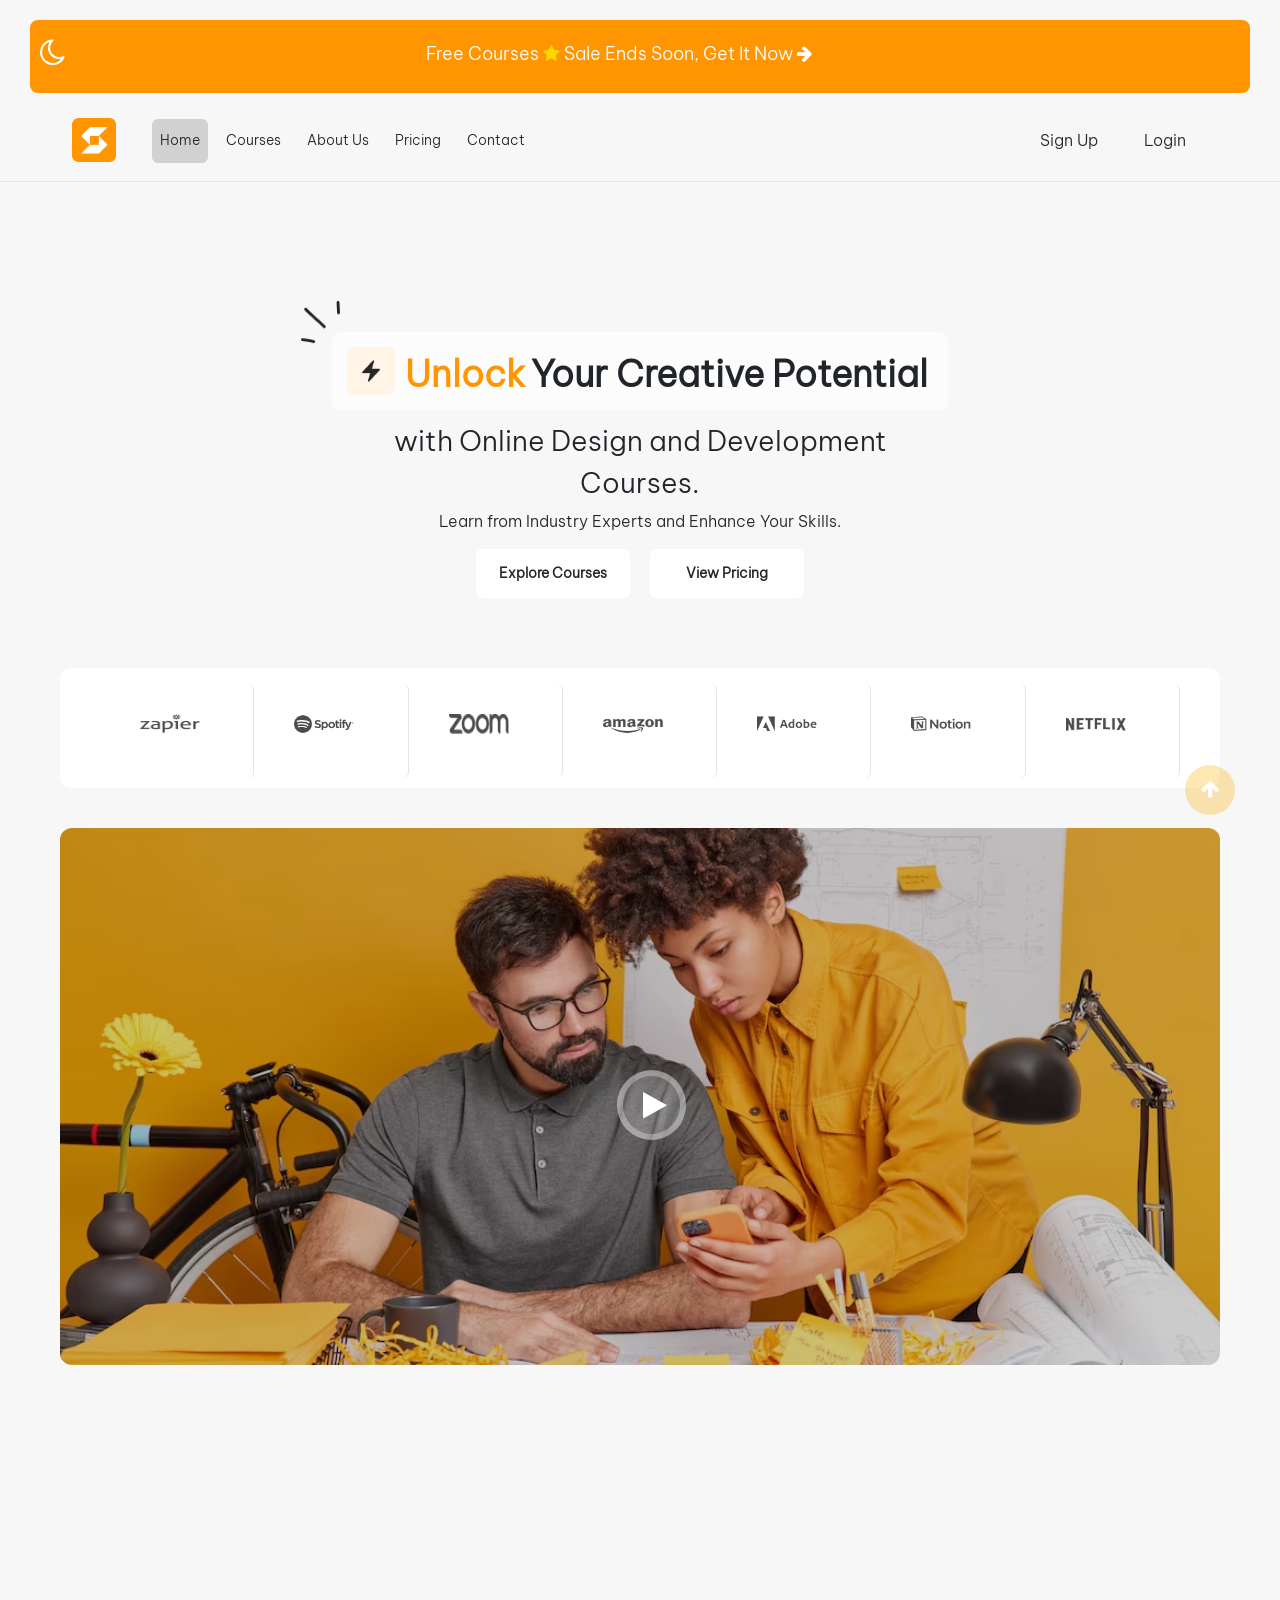
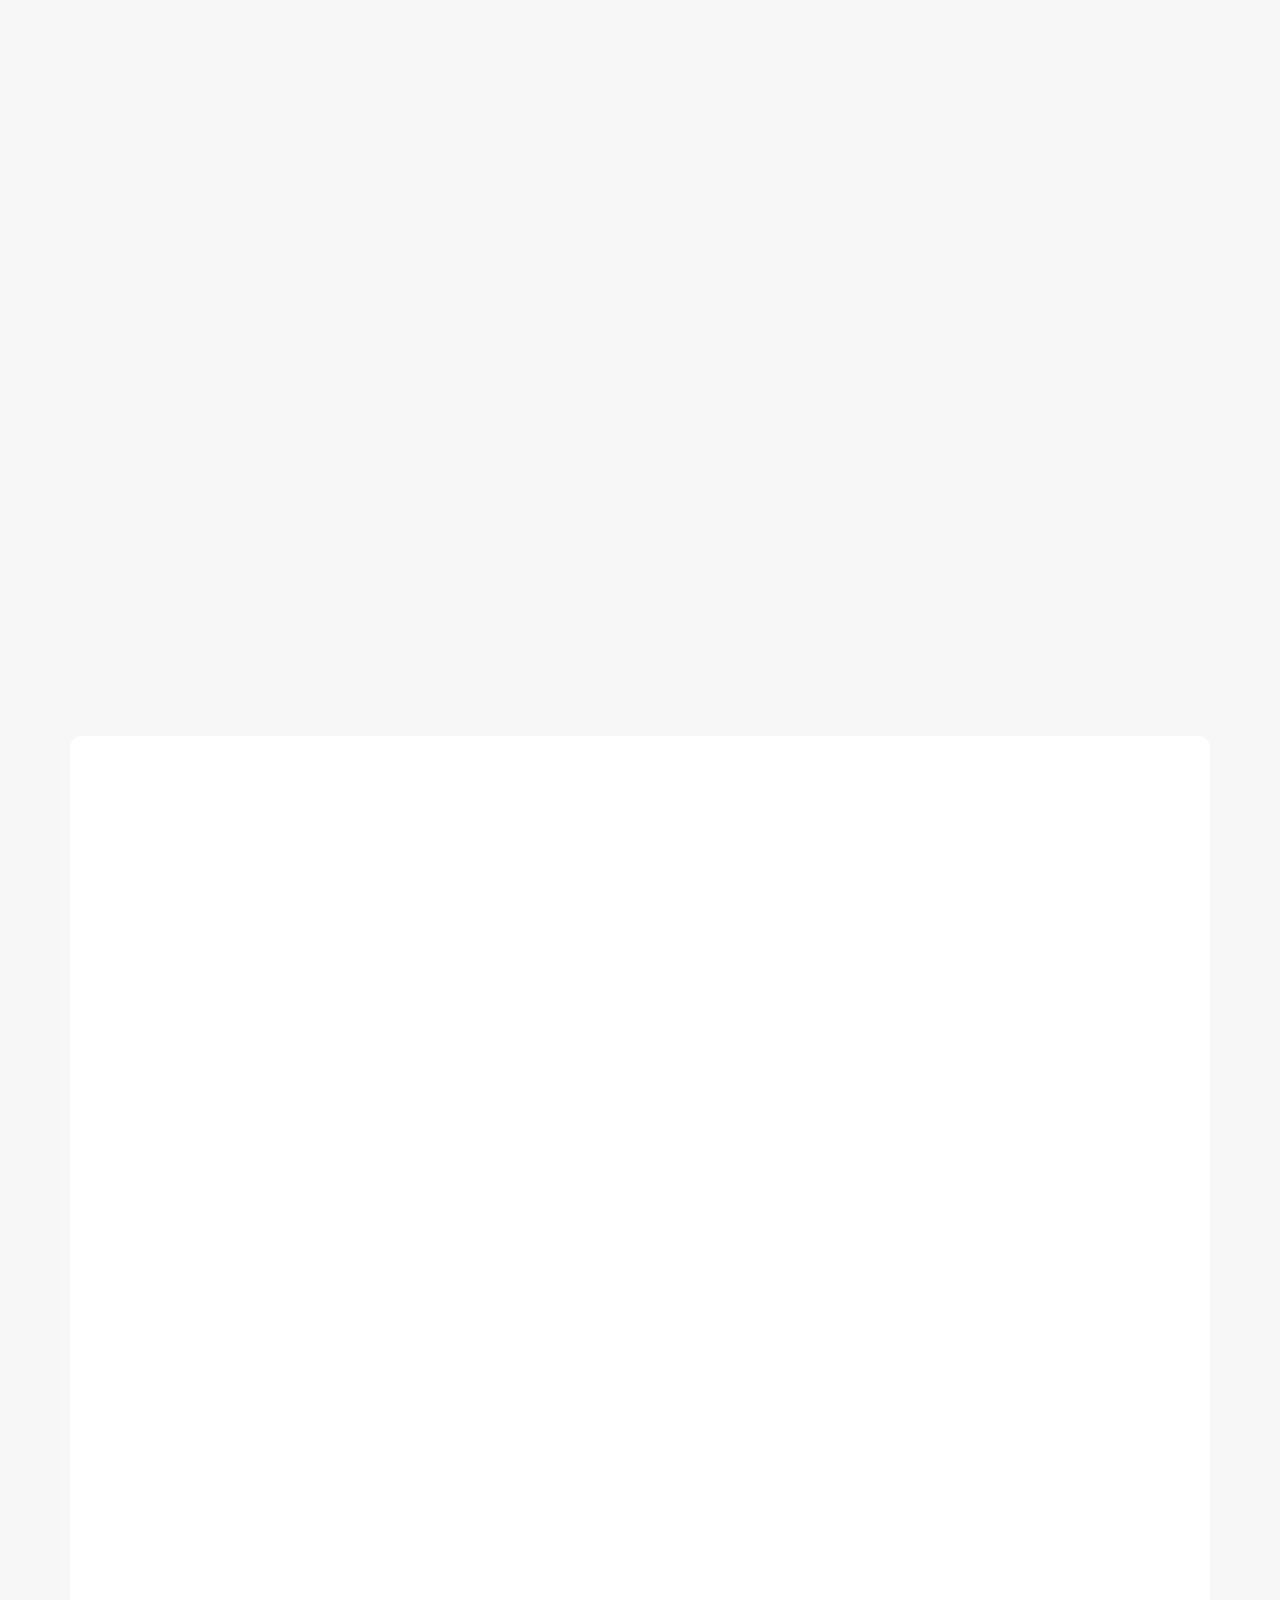
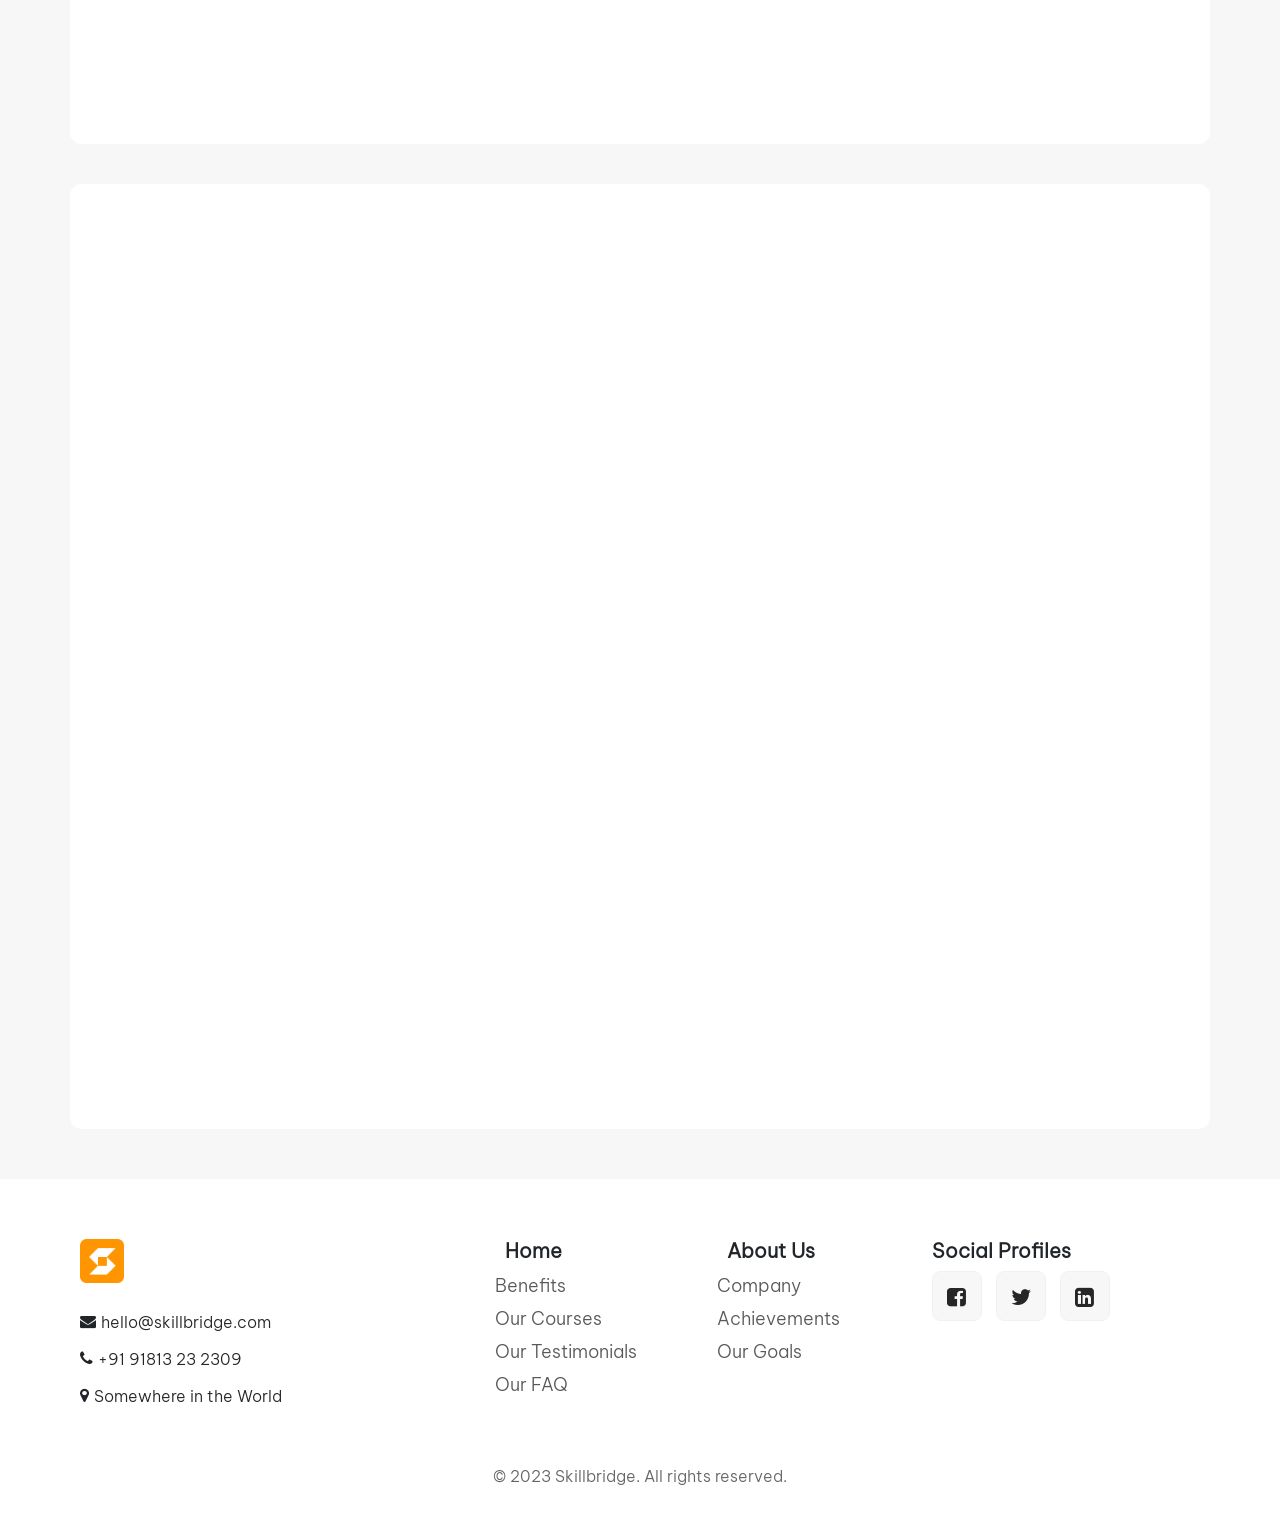
<file: index.html>
<!DOCTYPE html>
<html lang="en">
<head>
    <meta charset="UTF-8">
    <meta name="viewport" content="width=device-width, initial-scale=1.0">
    <title>Free Courses-Home </title>
    <link rel="stylesheet" href="css/font-awesome.min.css">
    <link rel="stylesheet" href="fonts/BeVietnamPro-Black.ttf">
    <link rel="stylesheet" href="css/bootstrap.min.css">
    <link rel="stylesheet" href="css/owl.carousel.min.css">
    <link rel="icon" type="image/x-icon" href="images/favicon.ico">
    <link rel="stylesheet" href="css/darkmode.css">
    <link rel="stylesheet" href="css/style.css">
</head>
<body>



    <button class="btn-top" title="Go back to top">
    <a href="#head"><i class="fa fa-arrow-up" aria-hidden="true"></i></a>
  </button>
<!--header-->

    <header id="head">
      
        
        <div class="top-banner " >
            <button class="mode-btn" title="Change Mode"><i class="fa fa-moon-o" aria-hidden="true"></i></button>
             <p>Free Courses  <i class="fa fa-star" aria-hidden="true" style="color: gold;"></i> Sale Ends Soon, Get It Now <i class="fa fa-arrow-right" aria-hidden="true"></i></p>
             
             
        </div>

        <!--Navbar-->
        
        <nav class="navbar navbar-expand-lg bg-body-tertiary nav-sec">
        <div class="container-fluid">
            <a class="navbar-brand" href="index.html"><img src="images/Logo (5).png"></a>
            <!--form-media-->
            <form class="d-flex form-media" role="search">
                <button class="btn btn-outline-success " ><a href="signUp.html">Sign Up</a></button>
                <button class="btn btn-outline-success " ><a href="login.html">Login</a></button>
            </form>
            <!--form-media-->
            <button class="navbar-toggler" type="button" data-bs-toggle="collapse" data-bs-target="#navbarSupportedContent" aria-controls="navbarSupportedContent" aria-expanded="false" aria-label="Toggle navigation">
            <span class="navbar-toggler-icon"></span>
            </button>
            
            <div class="collapse navbar-collapse" id="navbarSupportedContent">
            <ul class="navbar-nav me-auto mb-2 mb-lg-0">

                <li class="nav-item">
                <a class="nav-link active" aria-current="page" href="index.html">Home</a>
                </li>
                <li class="nav-item">
                <a class="nav-link link " href="courses.html" >Courses</a>
                </li>
                <li class="nav-item">
                <a class="nav-link link" href="about.html">About Us</a>
                </li>
                <li class="nav-item">
                <a class="nav-link link" href="pricing.html">Pricing</a>
                </li>
                <li class="nav-item">
                <a class="nav-link link" href="contact.html">Contact</a>
                </li>

            </ul>
            
            </div>
            <form class="d-flex form-lg buttons" role="search">
                <button class="btn btn-outline-success" ><a href="signUp.html">Sign Up</a></button>
                <button class="btn btn-outline-success " ><a href="login.html">Login</a></button>
            </form>
        </div>
        </nav>
        
    </header>

<!--hero-section-->
    <section class="hero-section">
        
        <div class="content">
            <div class="container">
                <div class="top-p">
                    <img src="images/Abstract Line (1).png" class="img-1">
                    <p>
                        <span class="icon-wrapper"><img src="images/Icon (2).png"></span>
                        <span class="hero-span">Unlock </span> 
                        <span class="hero-text"> Your Creative Potential</span>
                    </p>
                </div>

                <p class="parg1">with Online Design and <br class="br-media">Development Courses.</p>
                <p class="parg2">Learn from Industry Experts and Enhance Your Skills.</p>
            </div>

            <div class="buttons">
                <button><a href="#Courses">Explore Courses</a></button>
                <button><a href="#Pricing">View Pricing</a></button>
            </div>
        </div>
    </section>
<!--sec-cards-->
    <section class="sec-cards">
         <div class="owl-carousel owl-theme cards">
             <div class="card"><img src="images/Logo6.png"></div>
            <div class="card"><img src="images/Logo (12).png"></div>
            <div class="card"><img src="images/Vector (13).png"></div>
            <div class="card"><img src="images/Logo8.png"></div>
            <div class="card"><img src="images/Logo9.png"></div>
            <div class="card"><img src="images/Logo10.png"></div>
            <div class="card "><img src="images/Logo11.png"></div><!--class='card-s' -->
         </div>
      
        
    </section>
<!--sec-3-->
    <section class="sec-3">
        
        <div class="video-sec" >
            <div class="loading">
                <div class="button-load-out">
                    <i class="fa fa-play play" aria-hidden="true"></i>
                </div>
           </div>
            <video  poster="images/poster.png"    class="video" id="" >
                <source src="videos/intro.mp4" type="video/mp4">
            </video>
           
        </div>
    </section>
<!--sec-4-->
    <section class="sec-4" id="Benefits">
        <div class="container">
            <div class="row">
                <div class="col-lg-8 col-md-8">
                    <div class="content-up hide-sec4">
                        <h1>Benefits</h1>
                        <p>Lorem ipsum dolor sit amet consectetur. Tempus tincidunt etiam eget elit id imperdiet et. Cras eu sit dignissim lorem nibh et. Ac cum eget habitasse in velit fringilla feugiat senectus in.</p>
                    </div>
                </div>
                <div class="col-lg-4 col-md-4">
                    <div class="content-left hide-sec4">
                        <button><a href="#">View All</a></button>
                    </div>
                </div>
                





                    <div class="col-lg-4 col-md-6 col-sm-12 col-xs-12">
                    
                        <div class="card content right " style="width: 18rem;">
                       
                                <div><h1>01</h1></div>
                                <div class="p-content">
                                    <h3>Flexible Learning Schedule</h3>
                                    <p>Fit your coursework around your existing commitments and obligations.</p>
                                </div>
                                <div class="icon"><i class="fa fa-arrow-right" aria-hidden="true"></i></div>
                        </div>
                    
                </div>
                <div class="col-lg-4 col-md-6 col-sm-12 col-xs-12">
                    
                        <div class="card content right" style="width: 18rem;">
                        
                        <div><h1>02</h1></div>
                        <div>
                            <h3>Expert Instruction</h3>
                            <p>Learn from industry experts who have hands-on experience in design and development.</p>
                        </div>
                        <div class="icon"><i class="fa fa-arrow-right" aria-hidden="true"></i></div>
                    
                        </div>
                    
                </div>
                <div class="col-lg-4 col-md-6 col-sm-12 col-xs-12">
                    
                        <div class="card content right" style="width: 18rem;">
                    
                        <div><h1>03</h1></div>
                        <div>
                            <h3>Diverse Course Offerings</h3>
                            <p>Explore a wide range of design and development courses covering various topics.</p>
                        </div>
                        <div class="icon"><i class="fa fa-arrow-right" aria-hidden="true"></i></div>
                    </div>
                    
                </div>
                <div class="col-lg-4 col-md-6 col-sm-12 col-xs-12">
                    
                        <div class="card content left" style="width: 18rem;">
                        <div><h1>04</h1></div>
                        <div>
                            <h3>Updated Curriculum</h3>
                            <p>Access courses with up-to-date content reflecting the latest trends and industry practices.</p>
                        </div>
                        <div class="icon"><i class="fa fa-arrow-right" aria-hidden="true"></i></div>
                    </div>
                    
                </div>
                <div class="col-lg-4 col-md-6 col-sm-12 col-xs-12">
                    
                        <div class="card content left" style="width: 18rem;">
                        <div><h1>05</h1></div>
                        <div>
                            <h3>Practical Projects and Assignments</h3>
                            <p>Develop a portfolio showcasing your skills and abilities to potential employers.</p>
                        </div>
                        <div class="icon"><i class="fa fa-arrow-right" aria-hidden="true"></i></div>
                    </div>
                    
                </div>
                <div class="col-lg-4 col-md-6 col-sm-12 col-xs-12">
                    
                        <div class="card content left" style="width: 18rem;">
                        <div><h1>06</h1></div>
                        <div>
                            <h3>Interactive Learning Environment</h3>
                            <p>Collaborate with fellow learners, exchanging ideas and feedback to enhance your understanding.</p>
                        </div>
                        <div class="icon"><i class="fa fa-arrow-right" aria-hidden="true"></i></div>
                    </div>
                    
                </div>
            </div>
        </div>
        
    </section>
<!--sec-5-->
    <section class="sec-5" id="Courses">
        <div class="container">
            <div class="row">
                <div class="col-lg-8 col-md-8">
                    <div class="content-up hide-sec5">
                        <h1>Our Courses</h1>
                        <p>Lorem ipsum dolor sit amet consectetur. Tempus tincidunt etiam eget elit id imperdiet et. Cras eu sit dignissim lorem nibh et. Ac cum eget habitasse in velit fringilla feugiat senectus in.</p>
                    </div>
                </div>
                <div class="col-lg-4 col-md-4">
                    <div class="content-left hide-sec5">
                        <button><a href="courses.html">View All</a></button>
                    </div>
                </div>
                <div class="col-lg-6 col-md-12">
                    
                        <div class="card content sec5-left1" style="width: 18rem;">
                                <img src="images/Image(10).png" class="card-img-top" alt="...">
                                <div class="card-body">
                                    <div class="content-up">
                                        <div>
                                            <button>4 Weeks</button>
                                            <button>Beginner</button> 
                                        </div>
                                       <h5>By John Smith</h5>
                                    </div>
                                    
                                    <h5 class="card-title">Web Design Fundamentals</h5>
                                    <p class="card-text">Learn the fundamentals of web design, including HTML, CSS, and responsive design principles. Develop the skills to create visually appealing and user-friendly websites.</p>
                                    <button class="btn"><a href="courses.html #web">Get it Now</a></button>
                                </div>
                        </div>
                    
                </div>
                <div class="col-lg-6 col-md-12">
                    
                        <div class="card content sec5-right1" style="width: 18rem;">
                                <img src="images/Image(8).png" class="card-img-top" alt="...">
                                <div class="card-body">
                                    <div class="content-up">
                                        <div>
                                            <button>6 Weeks</button>
                                            <button>Intermediate</button> 
                                        </div>
                                       <h5>By Emily Johnson</h5>
                                    </div>
                                    
                                    <h5 class="card-title">UI/UX Design</h5>
                                    <p class="card-text">Master the art of creating intuitive user interfaces (UI) and enhancing user experiences (UX). Learn design principles, wireframing, prototyping, and usability testing techniques.</p>
                                    <button class="btn"><a href="courses.html #UI/UX">Get it Now</a></button>
                                </div>
                        </div>
                    
                </div>
                <div class="col-lg-6 col-md-12">
                    
                        <div class="card content sec5-left2" style="width: 18rem;">
                                <img src="images/Image(17).png" class="card-img-top" alt="...">
                                <div class="card-body">
                                    <div class="content-up">
                                        <div>
                                            <button>8 Weeks</button>
                                            <button>Intermediate</button> 
                                        </div>
                                       <h5>By David Brown</h5>
                                    </div>
                                    
                                    <h5 class="card-title">Mobile App Development</h5>
                                    <p class="card-text">Dive into the world of mobile app development. Learn to build native iOS and Android applications using industry-leading frameworks like Swift and Kotlin.</p>
                                    <button class="btn"><a href="courses.html #mobile">Get it Now</a></button>
                                </div>
                        </div>
                    
                </div>
                <div class="col-lg-6 col-md-12">
                    
                        <div class="card content sec5-right2" style="width: 18rem;">
                                <img src="images/Image(18).png" class="card-img-top" alt="...">
                                <div class="card-body">
                                    <div class="content-up">
                                        <div>
                                            <button>10 Weeks</button>
                                            <button>Beginner</button> 
                                        </div>
                                       <h5>By Sarah Thompson</h5>
                                    </div>
                                    
                                    <h5 class="card-title">Graphic Design for Beginners</h5>
                                    <p class="card-text">Discover the fundamentals of graphic design, including typography, color theory, layout design, and image manipulation techniques. Create visually stunning designs for print and digital media.</p>
                                    <button class="btn"><a href="courses.html #graphic">Get it Now</a></button>
                                </div>
                        </div>
                    
                </div>
                <div class="col-lg-6 col-md-12">
                    
                        <div class="card content sec5-left3" style="width: 18rem;">
                                <img src="images/Image(13).png" class="card-img-top" alt="...">
                                <div class="card-body">
                                    <div class="content-up">
                                        <div>
                                            <button>10 Weeks</button>
                                            <button>Intermediate</button> 
                                        </div>
                                       <h5>By Michael Adams</h5>
                                    </div>
                                    
                                    <h5 class="card-title">Front-End Web Development</h5>
                                    <p class="card-text">Become proficient in front-end web development. Learn HTML, CSS, JavaScript, and popular frameworks like Bootstrap and React. Build interactive and responsive websites.</p>
                                    <button class="btn"><a href="courses.html #front">Get it Now</a></button>
                                </div>
                        </div>
                    
                </div>
                <div class="col-lg-6 col-md-12">
                    
                        <div class="card content sec5-right3" style="width: 18rem;">
                                <img src="images/Image(14).png" class="card-img-top" alt="...">
                                <div class="card-body">
                                    <div class="content-up">
                                        <div>
                                            <button>6 Weeks</button>
                                            <button>Advance</button> 
                                        </div>
                                       <h5>By Jennifer Wilson</h5>
                                    </div>
                                    
                                    <h5 class="card-title">Advanced JavaScript</h5>
                                    <p class="card-text">Take your JavaScript skills to the next level. Explore advanced concepts like closures, prototypes, asynchronous programming, and ES6 features. Build complex applications with confidence.</p>
                                    <button class="btn"><a href="courses.html">Get it Now</a></button>
                                </div>
                        </div>
                    
                </div>














            </div>
        </div>

    </section>
<!--sec-6-->
    <section class="sec-6" id="Testimonials">
        <div class="container">
            <div class="row">
                <div class="col-lg-8 col-md-8">
                    <div class="content-up hide-sec6">
                        <h1>Our Testimonials</h1>
                        <p>Lorem ipsum dolor sit amet consectetur. Tempus tincidunt etiam eget elit id imperdiet et. Cras eu sit dignissim lorem nibh et. Ac cum eget habitasse in velit fringilla feugiat senectus in.</p>
                    </div>
                </div>
                <div class="col-lg-4 col-md-4">
                    <div class="content-left hide-sec6">
                        <button><a href="#">View All</a></button>
                    </div>
                </div>
                <div class="col-lg-6 col-md-12">
                    
                        <div class="card content  sec6-left1" style="width: 18rem;">
                                <div class="content-up">
                                    <p>The web design course provided a solid foundation for me. The instructors were knowledgeable and supportive, and the interactive learning environment was engaging. I highly recommend it!</p>
                                </div>
                               <div class="loading-down">
                                    <div class="content-down">
                                    <div class="content-name">
                                        <img src="images/girl1.png">
                                        <h1>Sarah L</h1>
                                    </div>
                                    
                                    <button class="button-1">Read Full Story</button>
                                </div>
                               </div>

                        </div>
                    
                </div>
                <div class="col-lg-6 col-md-12">
                    
                        <div class="card content sec6-right1" style="width: 18rem;">
                                <div class="content-up">
                                    <p>The UI/UX design course exceeded my expectations. The instructor's expertise and practical assignments helped me improve my design skills. I feel more confident in my career now. Thank you!</p>
                                </div>
                               
                                <div class="content-down">
                                    <div class="content-name">
                                        <img src="images/boy1.png">
                                        <h1>Jason M</h1>
                                    </div>
                                    
                                    <button class="button-2">Read Full Story</button>
                                </div>
                        </div>
                    
                </div>
                <div class="col-lg-6 col-md-12">
                    
                        <div class="card content sec6-left2" style="width: 18rem;">
                                <div class="content-up">
                                    <p>The mobile app development course was fantastic! The step-by-step tutorials and hands-on projects helped me grasp the concepts easily. I'm now building my own app. Great course!</p>
                                </div>
                               
                                <div class="content-down">
                                    <div class="content-name">
                                        <img src="images/girl2.png">
                                        <h1>Emily R</h1>
                                    </div>
                                    
                                    <button class="button-3">Read Full Story</button>
                                </div>
                        </div>
                    
                </div>
                <div class="col-lg-6 col-md-12">
                    
                        <div class="card content sec6-right2" style="width: 18rem;">
                                <div class="content-up">
                                    <p>I enrolled in the graphic design course as a beginner, and it was the perfect starting point. The instructor's guidance and feedback improved my design abilities significantly. I'm grateful for this course!</p>
                                </div>
                               
                                <div class="content-down">
                                    <div class="content-name">
                                        <img src="images/boy2.png">
                                        <h1>Michael K</h1>
                                    </div>
                                    
                                    <button class="button-4">Read Full Story</button>
                                </div>
                        </div>
                    
                </div>
              
            </div>
        </div>

    
    </section>
<!--sec-7-->
    <section class="sec-7" id="Pricing">
        <div class="container">
            <div class="row">
                <div class="col-lg-8 col-md-8">
                    <div class="content-up content-right hide-sec7">
                        <h1>Our Pricing</h1>
                        <p>Lorem ipsum dolor sit amet consectetur. Tempus tincidunt etiam eget elit id imperdiet et. Cras eu sit dignissim lorem nibh et. Ac cum eget habitasse in velit fringilla feugiat senectus in.</p>
                    </div>
                </div>
                <div class="col-lg-4 col-md-4">
                    <div class="content-left hide-sec7">
                        <button id="btn-yearly">Yearly</button>
                        <button id="btn-monthly" class="active">Monthly</button>
                        
                    </div>
                </div>



                <div class="container-down monthly">
                <div class="col-lg-6 col-md-12 ">
                    
                        <div class=" content sec7-left1" >
                                <div class="content-up">
                                    <button>Free Plan</button>
                                    <h1>$0<sub>/month</sub></h1>
                                </div>
                               
                                <div class="content-down">
                                    <h3>Available Features</h3>
                        
                                    <div class="slies">
                                        <div>✔</div>
                                        <p>Access to selected free courses.</p>
                                    </div>
                                    <div class="slies">
                                        <div>✔</div>
                                        <p>Limited course materials and resources.</p>
                                    </div>
                                    <div class="slies">
                                       <div>✔</div>
                                        <p>Basic community support.</p>
                                    </div>
                                    <div class="slies">
                                       <div>✔</div>
                                        <p>No certification upon completion.</p>
                                    </div>
                                    <div class="slies">
                                        <div>✔</div>
                                        <p>Ad-supported platform.</p>
                                    </div>
                                    <div class="slies">
                                        <div class="pos">✖</div>
                                        <p>Access to exclusive Pro Plan community forums.</p>
                                    </div>
                                    <div class="slies">
                                        <div class="pos">✖</div>
                                        <p>Early access to new courses and updates.</p>
                                    </div>
                                </div>
                                <button class="go-btn">Get Started</button>
                    
                        </div>
                </div>
                <div class="col-lg-6 col-md-12">
                    <div class="content sec7-right1" >
                                <div class="content-up">
                                    <button>Pro Plan</button>
                                    <h1>$79<sub>/month</sub></h1>
                                </div>
                               
                                <div class="content-down">
                                    <h3>Available Features</h3>
                        
                                    <div class="slies">
                                        <div>✔</div>
                                        <p>Unlimited access to all courses.</p>
                                    </div>
                                    <div class="slies">
                                        <div>✔</div>
                                        <p>Unlimited course materials and resources.</p>
                                    </div>
                                    <div class="slies">
                                        <div>✔</div>
                                        <p>Priority support from instructors.</p>
                                    </div>
                                    <div class="slies">
                                        <div>✔</div>
                                        <p>Course completion certificates.</p>
                                    </div>
                                    <div class="slies">
                                       <div>✔</div>
                                        <p>Ad-free experience.</p>
                                    </div>
                                    <div class="slies">
                                        <div>✔</div>
                                        <p>Access to exclusive Pro Plan community forums.</p>
                                    </div>
                                    <div class="slies">
                                        <div>✔</div>
                                        <p>Early access to new courses and updates.</p>
                                    </div>
                                </div>
                                <button class="go-btn">Get Started</button>
                    
                        </div>
                        
                    
                </div>
                </div>

                <div class="container-down yearly" >
                        <div class="col-lg-6 col-md-12">
                            <div class="content">
                            <div class="content-up">
                                <button>Basic Yearly</button>
                                <h1>$0<sub>/year</sub></h1>
                            </div>

                            <div class="content-down">
                                <h3>Available Features</h3>

                                <div class="slies">
                                    <div>✔</div>
                                    <p>Access to selected free courses all year.</p>
                                </div>
                                <div class="slies">
                                    <div>✔</div>
                                    <p>Limited downloadable resources.</p>
                                </div>
                                <div class="slies">
                                <div>✔</div>
                                <p>Basic community support (email only).</p>
                                </div>
                                <div class="slies">
                                <div>✔</div>
                                <p>Ad-supported learning experience.</p>
                                </div>
                                <div class="slies">
                                <div>✔</div>
                                <p>Monthly newsletter with free learning tips.</p>
                                </div>
                                <div class="slies">
                                <div>✔</div>
                                <p>Access to selected live events once per quarter.</p>
                                </div>
                                <div class="slies">
                                <div class="pos">✖</div>
                                <p>Certificates upon completion.</p>
                                </div>
                                <div class="slies">
                                <div class="pos">✖</div>
                                <p>Access to premium discussions.</p>
                                </div>
                            </div>
                            <button class="go-btn">Get Started</button>
                            </div>
                        </div>

                        <div class="col-lg-6 col-md-12">
                            <div class="content">
                            <div class="content-up">
                                <button>Pro Yearly</button>
                                <h1>$799<sub>/year</sub></h1>
                            </div>

                            <div class="content-down">
                                <h3>Available Features</h3>

                                <div class="slies">
                                <div>✔</div>
                                <p>Unlimited access to all current & future courses.</p>
                                </div>
                                <div class="slies">
                                <div>✔</div>
                                <p>Exclusive yearly webinars & workshops.</p>
                                </div>
                                <div class="slies">
                                <div>✔</div>
                                <p>1-on-1 mentoring sessions with instructors.</p>
                                </div>
                                <div class="slies">
                                <div>✔</div>
                                <p>Certificates with yearly validation.</p>
                                </div>
                                <div class="slies">
                                <div>✔</div>
                                <p>Access to downloadable premium resources.</p>
                                </div>
                                <div class="slies">
                                <div>✔</div>
                                <p>Exclusive Pro Community + Private groups.</p>
                                </div>
                                <div class="slies">
                                <div>✔</div>
                                <p>Early access to new courses and beta programs.</p>
                                </div>
                                <div class="slies">
                                <div>✔</div>
                                <p>Dedicated 24/7 priority support.</p>
                                </div>
                            </div>
                            <button class="go-btn">Get Started</button>
                            </div>
                        </div>
                </div>
              
            </div>
        </div>

    
    </section>
    
<!--sec-8-->
    <section class="sec-8" id="FAQ">
        <div class="container">
            <div class="row">
                <div class="container-content">
                <div class="col-lg-4 col-md-12 ">
                    <div class="content-r sec8-left1">
                        <h1>Frequently Asked Questions</h1>
                       <p>Still you have any questions? Contact our Team via support@skillbridge.com</p>
                       <button ><a href="pricing.html #FAQ">See All FAQ’s</a></button>
                    </div>
                       
                </div>
                <div class="col-lg-8 col-md-12">
                    <div class="content-l sec8-right1" >
                                <div class="content-up">
                                    <div class="div-1">
                                        <p>Can I enroll in multiple courses at once?</p>
                                        <button id="close">✖</button>
                                    </div>
                                    <div class="div-2" id="">
                                        <p>Absolutely! You can enroll in multiple courses simultaneously and access them at your convenience.</p>
                                    
                                        <div class="div-3" id="div-2">
                                            <p>Enrollment Process for Different Courses</p>
                                            <button><i class="fa fa-arrow-right" aria-hidden="true"></i></button>
                                        </div>
                                   </div>
                                </div>
                               
                                <div class="content-down">
                                    <div class="slies">
                                        <p>What kind of support can I expect from instructors?</p>
                                        <button><i class="fa fa-plus" aria-hidden="true"></i></button>
                                    </div>
                                    <div class="slies">
                                        <p>Are the courses self-paced or do they have specific start and end dates?</p>
                                        <button><i class="fa fa-plus" aria-hidden="true"></i></button>
                                    </div>
                                    <div class="slies">
                                        <p>Are there any prerequisites for the courses?</p>
                                        <button><i class="fa fa-plus" aria-hidden="true"></i></button>
                                    </div>
                                    <div class="slies">
                                        <p>Can I download the course materials for offline access?</p>
                                        <button><i class="fa fa-plus" aria-hidden="true"></i></button>
                                    </div>
                                    
                                   
                                </div>
                                
                    
                        </div>
                        
                    
                </div>
                </div>
              
            </div>
        </div>

    
    </section>





<!-- Modal from-sec-6 -->
     <!--Sarah Modal -->
<div id="testimonialModal-1" class="modal">
  <div class="modal-content">
        <span class="close">✖</span>

        <!-- قسم الصورة والاسم والوظيفة -->
    <div class="profile">
      <img src="images/girl1.png" alt="Sarah L">
      <div class="profile-info">
        <h2>Sarah L</h2>
        <h4>Web Designer & Front-end Developer</h4>
      </div>
    </div>
    <!-- فقرة تعريفية -->
    <p class="intro">Sarah is a passionate web designer and front-end developer with over 5 years of experience. She enjoys creating responsive, user-friendly websites and mentoring junior designers.</p>
    

    
    <!-- قائمة الأعمال -->
    <h5>Projects & Achievements:</h5>
    <ul>
      <li>Redesigned company website increasing traffic by 40%</li>
      <li>Developed responsive UI for multiple clients</li>
      <li>Mentored 10+ junior designers</li>
    </ul>
  </div>
</div>
    <!-- Jason Modal -->
<div id="testimonialModal-2" class="modal">
  <div class="modal-content">
    <span class="close">✖</span>
        <!-- قسم الصورة والاسم والوظيفة -->
    <div class="profile">
      <img src="images/boy1.png" alt="Jason M">
      <div class="profile-info">
        <h2>Jason M</h2>
        <h4>UI/UX Designer</h4>
      </div>
    </div>
    <!-- فقرة تعريفية -->
    <p class="intro">Jason is a passionate web designer and front-end developer with over 5 years of experience. She enjoys creating responsive, user-friendly websites and mentoring junior designers.</p>
    

    
    <!-- قائمة الأعمال -->
    <h5>Projects & Achievements:</h5>
    <ul>
      <li>Redesigned company website increasing traffic by 40%</li>
      <li>Developed responsive UI for multiple clients</li>
      <li>Mentored 10+ junior designers</li>
    </ul>
  </div>
</div>
    <!-- Emily Modal -->
<div id="testimonialModal-3" class="modal">
  <div class="modal-content">
    <span class="close">✖</span>
        <!-- قسم الصورة والاسم والوظيفة -->
    <div class="profile">
      <img src="images/girl2.png" alt="Emily R">
      <div class="profile-info">
        <h2>Emily R</h2>
        <h4>Mobile App Developer</h4>
      </div>
    </div>
    <!-- فقرة تعريفية -->
    <p class="intro">Emily is a passionate web designer and front-end developer with over 5 years of experience. She enjoys creating responsive, user-friendly websites and mentoring junior designers.</p>
    

    
    <!-- قائمة الأعمال -->
    <h5>Projects & Achievements:</h5>
    <ul>
      <li>Redesigned company website increasing traffic by 40%</li>
      <li>Developed responsive UI for multiple clients</li>
      <li>Mentored 10+ junior designers</li>
    </ul>
  </div>
</div>
    <!-- Michael Modal -->
<div id="testimonialModal-4" class="modal">
  <div class="modal-content">
    <span class="close">✖</span>
        <!-- قسم الصورة والاسم والوظيفة -->
    <div class="profile">
      <img src="images/boy2.png" alt="Michael K">
      <div class="profile-info">
        <h2>Michael K</h2>
        <h4>Graphic Designer</h4>
      </div>
    </div>
    <!-- فقرة تعريفية -->
    <p class="intro">Michael is a passionate web designer and front-end developer with over 5 years of experience. She enjoys creating responsive, user-friendly websites and mentoring junior designers.</p>
    

    
    <!-- قائمة الأعمال -->
    <h5>Projects & Achievements:</h5>
    <ul>
      <li>Redesigned company website increasing traffic by 40%</li>
      <li>Developed responsive UI for multiple clients</li>
      <li>Mentored 10+ junior designers</li>
    </ul>
  </div>
</div>
<!---footer-->
    <footer>
        <div class="foot-up">
           <div class="foot-left">
                <a href="index.html"><img src="images/Logo (5).png"></a>
                <div>
                    <i class="fa fa-envelope" aria-hidden="true"></i>
                    <p><a href="hello@skillbridge.com">hello@skillbridge.com</a> </p>
                </div>
                <div>
                    <i class="fa fa-phone icon" aria-hidden="true"></i>
                    <p><a href="+91 00000 00000">+91 91813 23 2309</a></p>
                </div>
                <div>
                    <i class="fa fa-map-marker icon" aria-hidden="true"></i>
                    <p><a href="https://www.google.com/maps/place/Gaza">Somewhere in the World</a></p>
                </div>
            </div>


            <div class="foot-right">
                    <div class="div-1">
                        <h2>Home</h2>
                        <ul>
                            <li><a href="#Benefits">Benefits</a></li>
                            <li><a href="#Courses">Our Courses</a></li>
                            <li><a href="#Testimonials">Our Testimonials</a></li>
                            <li><a href="#FAQ">Our FAQ</a></li>
                        </ul>
                    </div>
                    <div class="div-2">
                        
                        <h2>About Us</h2>
                        <ul>
                            <li>Company</li>
                            <li><a href="about.html #achievements">Achievements</a></li>
                            <li><a href="about.html #goals">Our Goals</a></li>
                        </ul>
                        
                    </div>
                    
            </div>

              <div class="div-3">
                    <h2>Social Profiles</h2>
                    <div class="icon">
                        <a href="http://www.facebook.com/FreeCourses" target="_blank">
                            <i class="fa fa-facebook-square facebook" aria-hidden="true" title="http://www.facebook.com/FreeCourses"></i>
                        </a>
                        
                    </div>
                    <div class="icon">
                       <a href="http://www.twitter.com/FreeCourses" target="_blank">
                        <i class="fa fa-twitter twitter" aria-hidden="true" title="http://www.twitter.com/FreeCourses"></i>
                       </a>
                    </div>
                    <div class="icon">
                        <a href="http://www.linkedin.com/FreeCourses" target="_blank">
                         <i class="fa fa-linkedin-square linkedin" aria-hidden="true" title="http://www.linkedin.com/FreeCourses"></i>
 
                        </a>
                    </div>

            </div>
        </div>
            
        
        <p class="foot-down">© 2023 Skillbridge. All rights reserved.</p>
    </footer>

    

    
    <script src="js/jQuery.js"></script>
    <script src="js/bootstrap.min.js"></script>
    <script src="js/owl.carousel.min.js"></script>
    <script src="js/main.js"></script>
    <script src="js/pricing.js"></script>
    <script src="js/darkmode.js"></script>
</body>
</html>
</file>
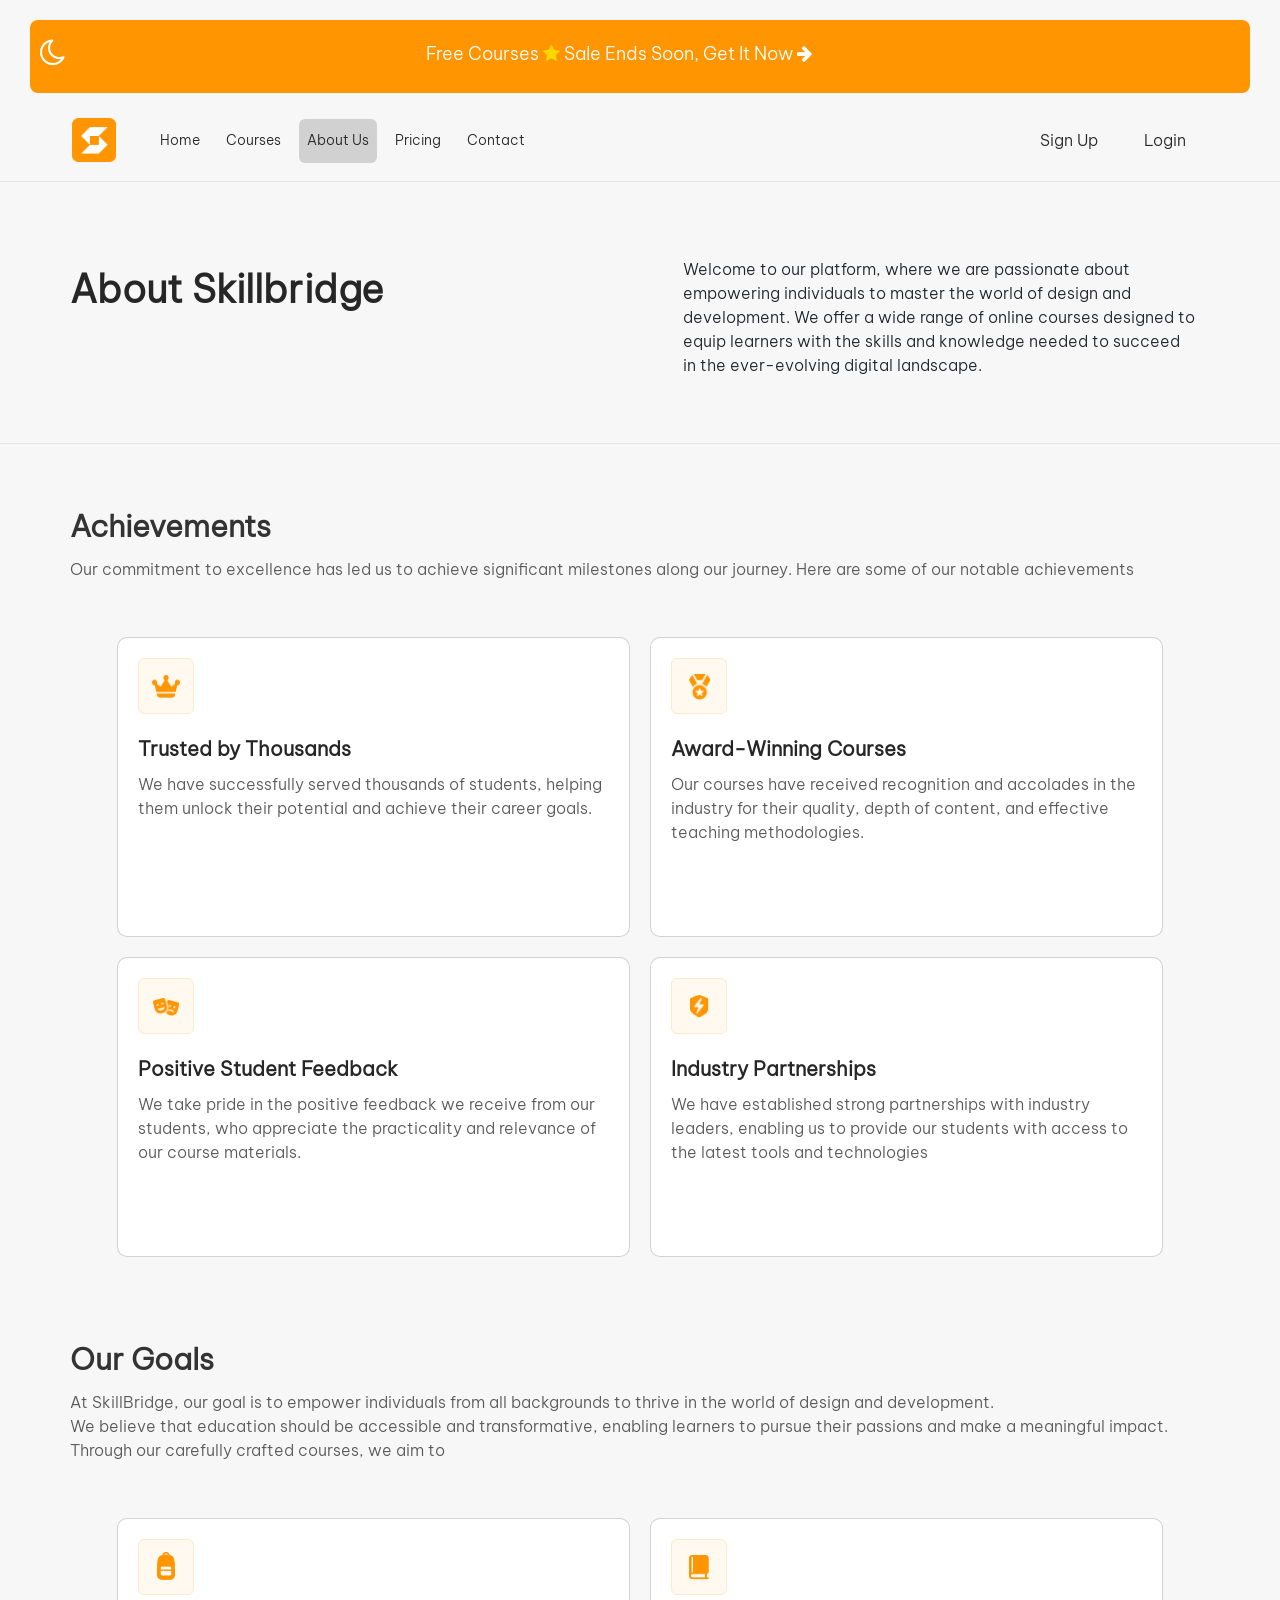
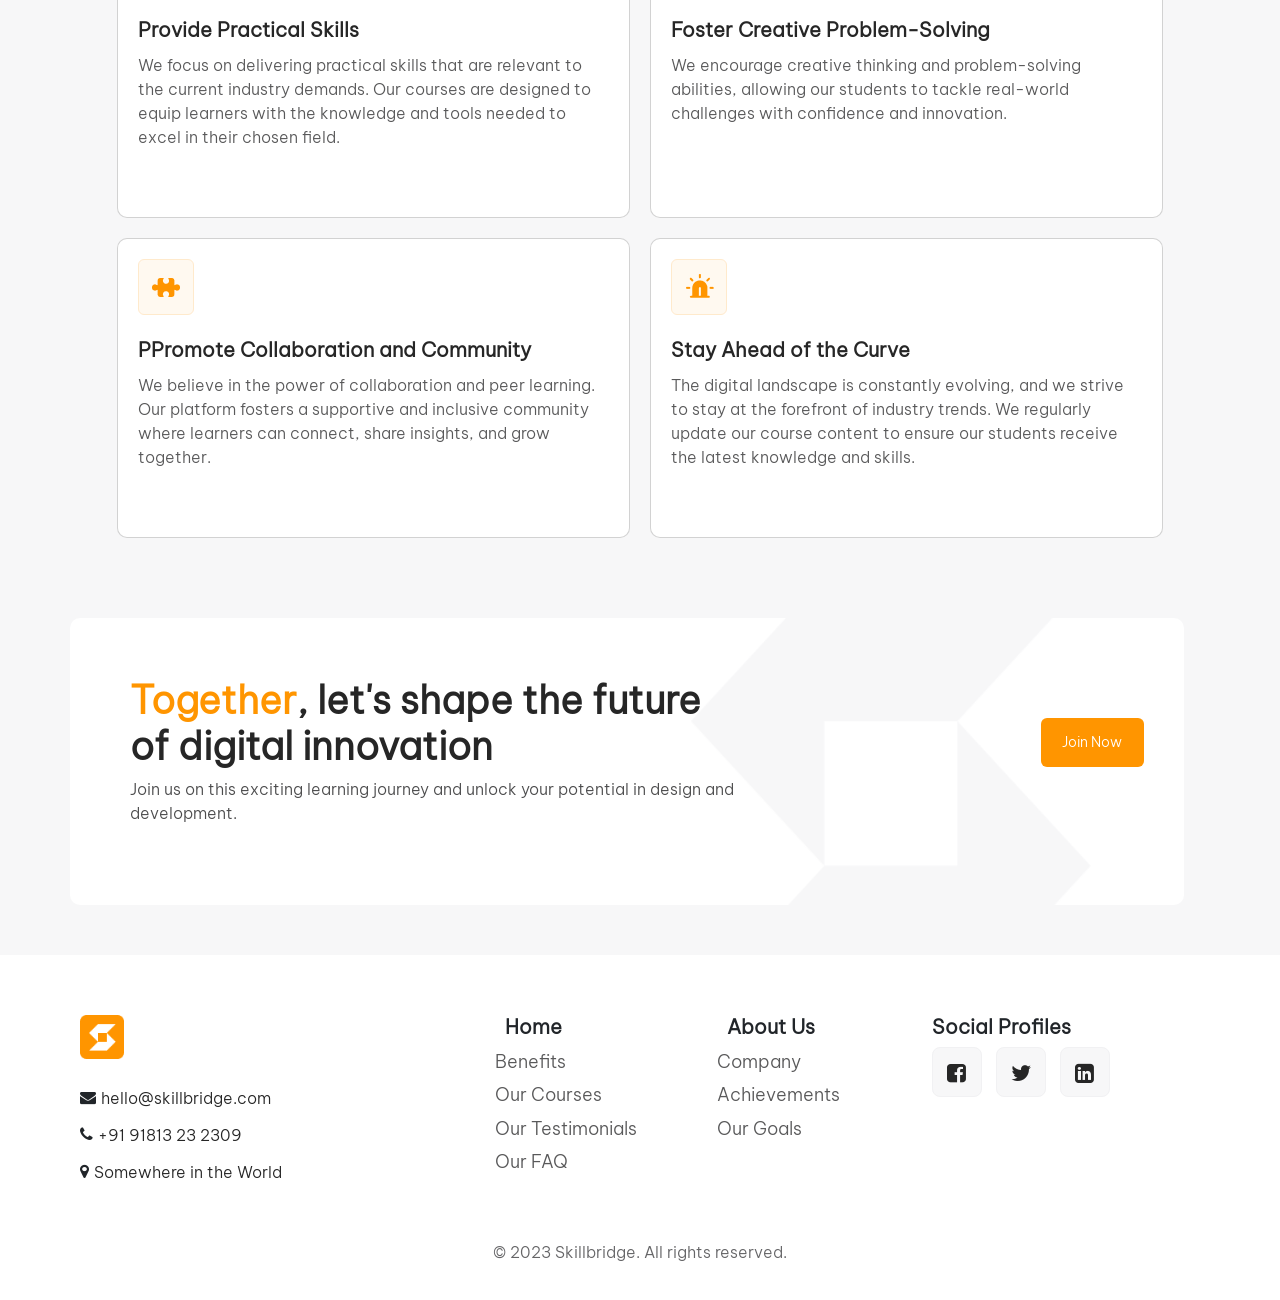
<file: about.html>
<!DOCTYPE html>
<html lang="en">
<head>
    <meta charset="UTF-8">
    <meta name="viewport" content="width=device-width, initial-scale=1.0">
    <title>Free Courses-About Us</title>
    <link rel="stylesheet" href="css/font-awesome.min.css">
    <link rel="stylesheet" href="fonts/BeVietnamPro-Black.ttf">
    <link rel="stylesheet" href="css/bootstrap.min.css">
    <link rel="stylesheet" href="css/style.css">
    <link rel="stylesheet" href="css/courses.css">
    <link rel="stylesheet" href="css/about.css">
    <link rel="stylesheet" href="css/darkmode.css">
    <link rel="icon" type="image/x-icon" href="images/favicon.ico">

</head>
<body>


<!--header-->

    <header>
        <div class="top-banner" >
            <button class="mode-btn" title="Go back to top"><i class="fa fa-moon-o" aria-hidden="true"></i></button>
             <p>Free Courses  <i class="fa fa-star" aria-hidden="true" style="color: gold;"></i> Sale Ends Soon, Get It Now <i class="fa fa-arrow-right" aria-hidden="true"></i></p>
             
             
        </div>

        <!--Navbar-->
        
        <nav class="navbar navbar-expand-lg bg-body-tertiary nav-sec">
        <div class="container-fluid">
            <a class="navbar-brand" href="index.html"><img src="images/Logo (5).png"></a>
            <!--form-media-->
            <form class="d-flex form-media" role="search">
                <button class="btn btn-outline-success" ><a href="signUp.html">Sign Up</a></button>
                <button class="btn btn-outline-success " ><a href="login.html">Login</a></button>
            </form>
            <!--form-media-->
            <button class="navbar-toggler" type="button" data-bs-toggle="collapse" data-bs-target="#navbarSupportedContent" aria-controls="navbarSupportedContent" aria-expanded="false" aria-label="Toggle navigation">
            <span class="navbar-toggler-icon"></span>
            </button>
            
            <div class="collapse navbar-collapse" id="navbarSupportedContent">
            <ul class="navbar-nav me-auto mb-2 mb-lg-0">

                <li class="nav-item">
                <a class="nav-link " aria-current="page" href="index.html">Home</a>
                </li>
                <li class="nav-item">
                <a class="nav-link link " href="courses.html" target="_top">Courses</a>
                </li>
                <li class="nav-item">
                <a class="nav-link link active" href="about.html">About Us</a>
                </li>
                <li class="nav-item">
                <a class="nav-link link" href="pricing.html">Pricing</a>
                </li>
                <li class="nav-item">
                <a class="nav-link link" href="contact.html">Contact</a>
                </li>

            </ul>
            
            </div>
            <form class="d-flex form-lg buttons" role="search">
                <button class="btn btn-outline-success " ><a href="signUp.html">Sign Up</a></button>
                <button class="btn btn-outline-success " ><a href="login.html">Login</a></button>
            </form>
        </div>
        </nav>
        
    </header>

<!--sec-1-->
    <section class="sec-11">
        
        <div class="content-left">
            <h2>About Skillbridge</h2>
        </div>
        <div class="content-right">
            <p>Welcome to our platform, where we are passionate about empowering individuals to master the world of design and development. We offer a wide range of online courses designed to equip learners with the skills and knowledge needed to succeed in the ever-evolving digital landscape.</p>
        </div>
        
   
    </section>
<!--sec-card1-->
    <section class="sec-cards" id="achievements">
        <div class="content-up">
            <h1>Achievements</h1>
            <p>Our commitment to excellence has led us to achieve significant milestones along our journey. Here are some of our notable achievements</p>
        </div>
        <div class="content-down">
           <div class="card">
                 <div class="vector"><img src="images/Vector1.png" class="vector1"></div>
                
                <h1>Trusted by Thousands</h1>
                <p>We have successfully served thousands of students, helping them unlock their potential and achieve their career goals.</p>   
          </div>
          <div class="card">
                 <div class="vector"><img src="images/Vector2.png" class="vector2"></div>
                
                <h1>Award-Winning Courses</h1>
                <p>Our courses have received recognition and accolades in the industry for their quality, depth of content, and effective teaching methodologies.</p>   
          </div>

          <div class="card">
                 <div class="vector"><img src="images/Vector3.png" class="vector3"></div>
                
                <h1>Positive Student Feedback</h1>
                <p>We take pride in the positive feedback we receive from our students, who appreciate the practicality and relevance of our course materials.</p>   
          </div>

          <div class="card">
                 <div class="vector"><img src="images/Vector4.png" class="vector4"></div>
                
                <h1>Industry Partnerships</h1>
                <p>We have established strong partnerships with industry leaders, enabling us to provide our students with access to the latest tools and technologies</p>   
          </div>
        </div>
        
    </section>

<!--sec-card2-->
    <section class="sec-cards" id="goals">
        <div class="content-up">
            <h1>Our Goals</h1>
            <p>At SkillBridge, our goal is to empower individuals from all backgrounds to thrive in the world of design and development. <br>We believe that education should be accessible and transformative, enabling learners to pursue their passions and make a meaningful impact.<br>
               Through our carefully crafted courses, we aim to</p>
        </div>
        <div class="content-down">
           <div class="card">
                 <div class="vector"><img src="images/Vector5.png " class="vector5"></div>
                
                <h1>Provide Practical Skills</h1>
                <p>We focus on delivering practical skills that are relevant to the current industry demands. Our courses are designed to equip learners with the knowledge and tools needed to excel in their chosen field.</p>   
          </div>
          <div class="card">
                 <div class="vector"><img src="images/Vector6.png" class="vector6"></div>
                
                <h1>Foster Creative Problem-Solving</h1>
                <p>We encourage creative thinking and problem-solving abilities, allowing our students to tackle real-world challenges with confidence and innovation.</p>   
          </div>

          <div class="card">
                 <div class="vector"><img src="images/Vector7.png" class="vector7"></div>
                
                <h1>PPromote Collaboration and Community</h1>
                <p>We believe in the power of collaboration and peer learning. Our platform fosters a supportive and inclusive community where learners can connect, share insights, and grow together.</p>   
          </div>

          <div class="card">
                 <div class="vector"><img src="images/Vector8.png" class="vector8"></div>
                
                <h1>Stay Ahead of the Curve</h1>
                <p>The digital landscape is constantly evolving, and we strive to stay at the forefront of industry trends. We regularly update our course content to ensure our students receive the latest knowledge and skills.</p>   
          </div>
        </div>
        
    </section>
<!--final-sec-->
    <section class="final">
        <div class="sec-final">
            <div class="content">
            <h1><span>Together</span>, let's shape the future of digital innovation</h1>
            <p>Join us on this exciting learning journey and unlock your potential in design and development.</p>
        </div>
        <div class="right-sec">
            <img src="images/shape-17 (3).png" class="img-light">
            <!-- <img src="images/dark.png" class="img-dark">  -->
            <button>Join Now</button>
        </div>
        </div>
        
        
    </section>

<!---footer-->
    <footer>
        <div class="foot-up">
           <div class="foot-left">
                <a href="index.html"><img src="images/Logo (5).png"></a>
                <div>
                    <i class="fa fa-envelope" aria-hidden="true"></i>
                    <p><a href="hello@skillbridge.com">hello@skillbridge.com</a> </p>
                </div>
                <div>
                    <i class="fa fa-phone icon" aria-hidden="true"></i>
                    <p><a href="+91 00000 00000">+91 91813 23 2309</a></p>
                </div>
                <div>
                    <i class="fa fa-map-marker icon" aria-hidden="true"></i>
                    <p><a href="https://www.google.com/maps/place/Gaza">Somewhere in the World</a></p>
                </div>
            </div>


            <div class="foot-right">
                    <div class="div-1">
                        <h2>Home</h2>
                        <ul>
                            <li><a href="index.html #Benefits">Benefits</a></li>
                            <li><a href="index.html #Courses">Our Courses</a></li>
                            <li><a href="index.html #Testimonials">Our Testimonials</a></li>
                            <li><a href="index.html #FAQ">Our FAQ</a></li>
                        </ul>
                    </div>
                    <div class="div-2">
                        
                        <h2>About Us</h2>
                        <ul>
                            <li>Company</li>
                            <li><a href="about.html #achievements">Achievements</a></li>
                            <li><a href="about.html #goals">Our Goals</a></li>
                        </ul>
                        
                    </div>
                    
            </div>

              <div class="div-3">
                    <h2>Social Profiles</h2>
                    <div class="icon">
                        <a href="http://www.facebook.com/FreeCourses" target="_blank">
                            <i class="fa fa-facebook-square facebook" aria-hidden="true" title="http://www.facebook.com/FreeCourses"></i>
                        </a>
                        
                    </div>
                    <div class="icon">
                       <a href="http://www.twitter.com/FreeCourses" target="_blank">
                        <i class="fa fa-twitter twitter" aria-hidden="true" title="http://www.twitter.com/FreeCourses"></i>
                       </a>
                    </div>
                    <div class="icon">
                        <a href="http://www.linkedin.com/FreeCourses" target="_blank">
                         <i class="fa fa-linkedin-square linkedin" aria-hidden="true" title="http://www.linkedin.com/FreeCourses"></i>
 
                        </a>
                    </div>

            </div>
        </div>
            
        
        <p class="foot-down">© 2023 Skillbridge. All rights reserved.</p>
    </footer>

    <script src="js/jQuery.js"></script>
    <script src="js/bootstrap.min.js"></script>
    <script src="js/main.js"></script>
    <script src="js/darkmode.js"></script>
</body>
</html>
</file>
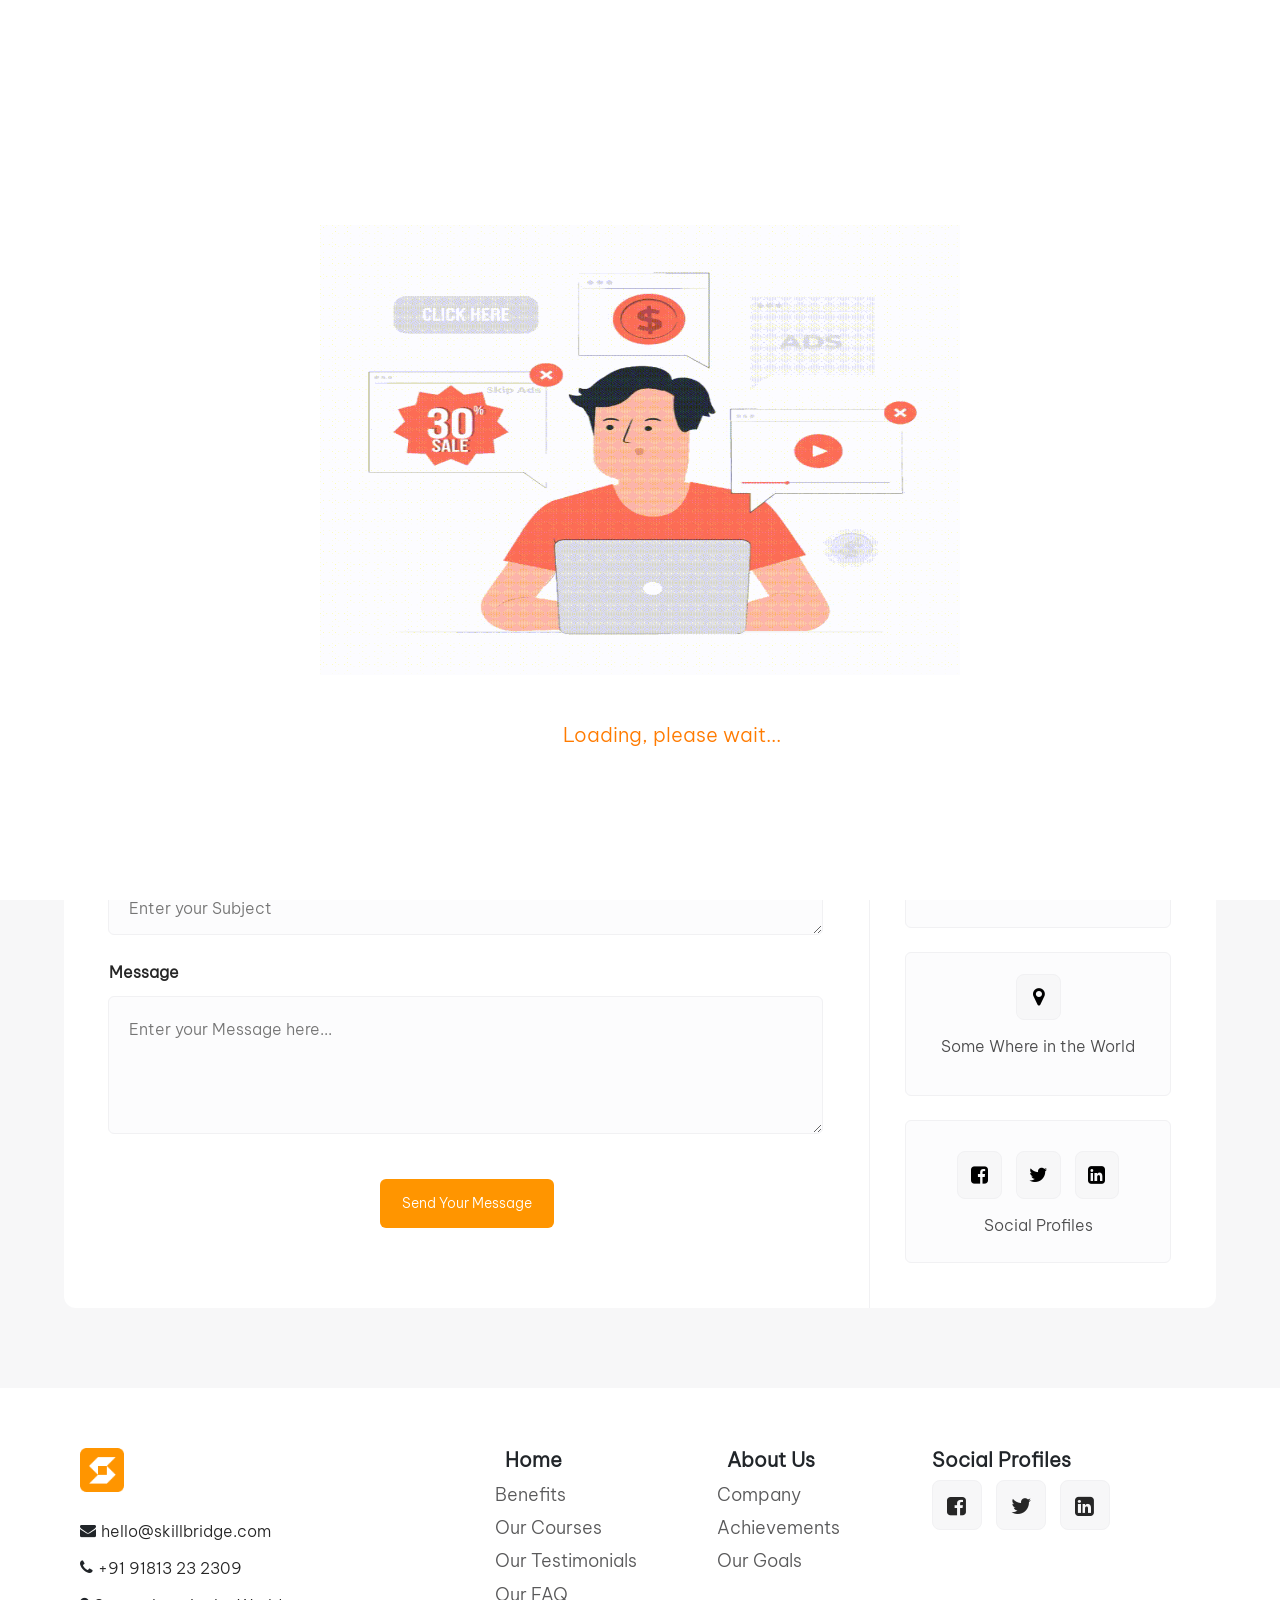
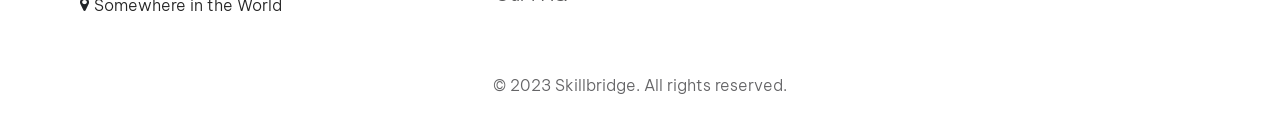
<file: contact.html>
<!DOCTYPE html>
<html lang="en">
<head>
    <meta charset="UTF-8">
    <meta name="viewport" content="width=device-width, initial-scale=1.0">
     <title>Free Courses-Contact</title>
    <link rel="stylesheet" href="css/font-awesome.min.css">
    <link rel="stylesheet" href="fonts/BeVietnamPro-Black.ttf">
    <link rel="stylesheet" href="css/bootstrap.min.css">
    <link rel="stylesheet" href="css/style.css">
    <link rel="stylesheet" href="css/courses.css">
    <link rel="stylesheet" href="css/contact.css">
    <link rel="stylesheet" href="css/darkmode.css">
    <link rel="icon" type="image/x-icon" href="images/favicon.ico">

</head>
<body>

<!--load-page-->
     <div class="fixed-secreen-home">
            <img src="images/61fa30e18114819a29576391_online-ads.gif" alt="Student Coding" class="student-gif">
            <p>Loading, please wait...</p>     
    </div>
<!--header-->

    <header>
        <div class="top-banner" >
            <button class="mode-btn" title="Go back to top"><i class="fa fa-moon-o" aria-hidden="true"></i></button>
             <p>Free Courses  <i class="fa fa-star" aria-hidden="true" style="color: gold;"></i> Sale Ends Soon, Get It Now <i class="fa fa-arrow-right" aria-hidden="true"></i></p>
             
             
        </div>
        <!--Navbar-->
        
        <nav class="navbar navbar-expand-lg bg-body-tertiary nav-sec">
        <div class="container-fluid">
            <a class="navbar-brand" href="index.html"><img src="images/Logo (5).png"></a>
            <!--form-media-->
            <form class="d-flex form-media" role="search">
                <button class="btn btn-outline-success" ><a href="signUp.html">Sign Up</a></button>
                <button class="btn btn-outline-success " ><a href="login.html">Login</a></button>
            </form>
            <!--form-media-->
            <button class="navbar-toggler" type="button" data-bs-toggle="collapse" data-bs-target="#navbarSupportedContent" aria-controls="navbarSupportedContent" aria-expanded="false" aria-label="Toggle navigation">
            <span class="navbar-toggler-icon"></span>
            </button>
            
            <div class="collapse navbar-collapse" id="navbarSupportedContent">
            <ul class="navbar-nav me-auto mb-2 mb-lg-0">

                <li class="nav-item">
                <a class="nav-link " aria-current="page" href="index.html">Home</a>
                </li>
                <li class="nav-item">
                <a class="nav-link link " href="courses.html" target="_top">Courses</a>
                </li>
                <li class="nav-item">
                <a class="nav-link link" href="about.html">About Us</a>
                </li>
                <li class="nav-item">
                <a class="nav-link link" href="pricing.html">Pricing</a>
                </li>
                <li class="nav-item">
                <a class="nav-link link active" href="contact.html">Contact</a>
                </li>

            </ul>
            
            </div>
            <form class="d-flex form-lg buttons" role="search">
                <button class="btn btn-outline-success " ><a href="signUp.html">Sign Up</a></button>
                <button class="btn btn-outline-success " ><a href="login.html">Login</a></button>
            </form>
        </div>
        </nav>
        
    </header>

<!--sec-1-->
    <section class="sec-11">
        
        <div class="content-left">
            <h2>Contact Us</h2>
        </div>
        <div class="content-right">
            <p>Welcome to SkillBridge's Pricing Plan page, where we offer two comprehensive options to cater to your needs: Free and Pro. We believe in providing flexible and affordable pricing options for our services. Whether you're an individual looking to enhance your skills or a business seeking professional development solutions, we have a plan that suits you. Explore our pricing options below and choose the one that best fits your requirements.</p>
        </div>
        
   
    </section>

<!--contact-body-->
<section class="contact-sec">
    <div class="contact-right">
        <form class="contact-form">
            <div class="up-sec">
               <form>
                <div class="div-1">
                    <div class="input-group">
                        <label>First Name</label>
                        <input type="text" placeholder="Enter First Name" required class="tex1" >
                    </div>
                    <div class="input-group">
                        <label>Last Name</label>
                        <input type="text" placeholder="Enter Last Name" required class="tex2">
                    </div>
               </div>
               <div class="div-2">
                    <div class="input-group">
                        <label>Email</label>
                        <input type="email" placeholder="Enter your Email" required class="tex3">
                    </div>
                    <div class="input-group phone-group">
                        <label>Phone</label>
                        <div class="phone-field">
                            <select id="countryCode" class="country-code">
                                <option value="+970">🇵🇸 +970</option>
                                <option value="+20">🇪🇬 +20</option>
                                <option value="+971">🇦🇪 +971</option>
                                <option value="+962">🇯🇴 +962</option>
                                <option value="+966">🇸🇦 +966</option>
                                <option value="+1">🇺🇸 +1</option>
                                <option value="+44">🇬🇧 +44</option>
                                <option value="+90">🇹🇷 +90</option>
                                <option value="+49">🇩🇪 +49</option>
                                <option value="+33">🇫🇷 +33</option>
                                <option value="+39">🇮🇹 +39</option>
                                <option value="+34">🇪🇸 +34</option>
                                <option value="+7">🇷🇺 +7</option>
                                <option value="+61">🇦🇺 +61</option>
                                <option value="+81">🇯🇵 +81</option>
                                <option value="+91">🇮🇳 +91</option>
                                <option value="+55">🇧🇷 +55</option>

                            </select>
                            
                            <input type="tel" id="phoneNumber" placeholder="Enter Phone Number" required class="tex4">
                        </div>
                    </div> 


               </div>
               <div class="div-3">
                    <div class="input-group">
                        <label>Subject</label>
                        <textarea placeholder="Enter your Subject" required  class="tex5"></textarea>
                    </div>
                </div>
               </form>
            </div>
        
            <div class="down-sec">
                <form>
                <div class="">
                    <div class="input-group">
                        <label>Message</label>
                        <textarea placeholder="Enter your Message here..." required  class="tex6"></textarea>
                    </div>
                </div>
                </form>
            </div>

            <div class="btn-contact">
                <form>
              <button type="submit" id="s-btn">Send Your Message</button>
                </form>
            </div>
        </form>
    </div>
    <div class="contact-left">
        <div class="div-1">
          
          <a href="mailto:example@gmail.com" class="links" title="Send Email">
                <i class="fa fa-envelope email" aria-hidden="true"></i>
            </a>
            <p><a href="support@skillbridge.com">support@skillbridge.com</a> </p>
        </div>
        <div class="div-2">
            <a href="tel:+91 00000 00000" class="links" title="Call Us">
                <i class="fa fa-phone phone" aria-hidden="true"></i>
            </a>
            <p><a href="+91 00000 00000">+91 00000 00000</a></p>
        </div>
        <div class="div-3">
            <a href="https://www.google.com/maps/place/Gaza" target="_blank" class="links" title="Our Location">
                <i class="fa fa-map-marker location" aria-hidden="true"></i>
            </a>
            <p>Some Where in the World</p>
        </div>
        <div class="div-4">
                        <a href="https://www.facebook.com/yourpage" target="_blank" class="links">
                            <i class="fa fa-facebook-square facebook" aria-hidden="true" title="http://www.facebook.com/FreeCourses"></i>
                        </a>
                        <a href="https://twitter.com/yourpage" target="_blank" class="links">
                            <i class="fa fa-twitter twitter" aria-hidden="true" title="http://www.twitter.com/FreeCourses"></i>
                        </a>
                        <a href="https://www.linkedin.com/in/yourprofile" target="_blank" class="links">
                            <i class="fa fa-linkedin-square linkedin" aria-hidden="true" title="http://www.linkedin.com/FreeCourses"></i>
                        </a>
                        
                        
            
            
            <p>Social Profiles</p>
        </div>
    </div>
</section>

<!---footer-->
    <footer>
        <div class="foot-up">
            <div class="foot-left">
                <a href="index.html"><img src="images/Logo (5).png"></a>
                <div>
                    <i class="fa fa-envelope" aria-hidden="true"></i>
                    <p><a href="hello@skillbridge.com">hello@skillbridge.com</a> </p>
                </div>
                <div>
                    <i class="fa fa-phone icon" aria-hidden="true"></i>
                    <p><a href="+91 00000 00000">+91 91813 23 2309</a></p>
                </div>
                <div>
                    <i class="fa fa-map-marker icon" aria-hidden="true"></i>
                    <p><a href="https://www.google.com/maps/place/Gaza">Somewhere in the World</a></p>
                </div>
            </div>


            <div class="foot-right">
                    <div class="div-1">
                        <h2>Home</h2>
                        <ul>
                            <li><a href="index.html #Benefits">Benefits</a></li>
                            <li><a href="index.html #Courses">Our Courses</a></li>
                            <li><a href="index.html #Testimonials">Our Testimonials</a></li>
                            <li><a href="index.html #FAQ">Our FAQ</a></li>
                        </ul>
                    </div>
                    <div class="div-2">
                        
                        <h2>About Us</h2>
                        <ul>
                            <li>Company</li>
                            <li><a href="about.html #achievements">Achievements</a></li>
                            <li><a href="about.html #goals">Our Goals</a></li>
                        </ul>
                        
                    </div>
                    
            </div>

              <div class="div-3">
                    <h2>Social Profiles</h2>
                    <div class="icon">
                        <a href="http://www.facebook.com/FreeCourses" target="_blank">
                            <i class="fa fa-facebook-square facebook" aria-hidden="true" title="http://www.facebook.com/FreeCourses"></i>
                        </a>
                        
                    </div>
                    <div class="icon">
                       <a href="http://www.twitter.com/FreeCourses" target="_blank">
                        <i class="fa fa-twitter twitter" aria-hidden="true" title="http://www.twitter.com/FreeCourses"></i>
                       </a>
                    </div>
                    <div class="icon">
                        <a href="http://www.linkedin.com/FreeCourses" target="_blank">
                         <i class="fa fa-linkedin-square linkedin" aria-hidden="true" title="http://www.linkedin.com/FreeCourses"></i>
 
                        </a>
                    </div>

            </div>
        </div>
            
        
        <p class="foot-down">© 2023 Skillbridge. All rights reserved.</p>
    </footer>

    <script src="js/jQuery.js"></script>
    <script src="js/bootstrap.min.js"></script>
    <script src="js/main.js"></script>
    <script src="js/darkmode.js"></script>
    <script src="js/contact.js"></script>
</body>
</html>
</file>
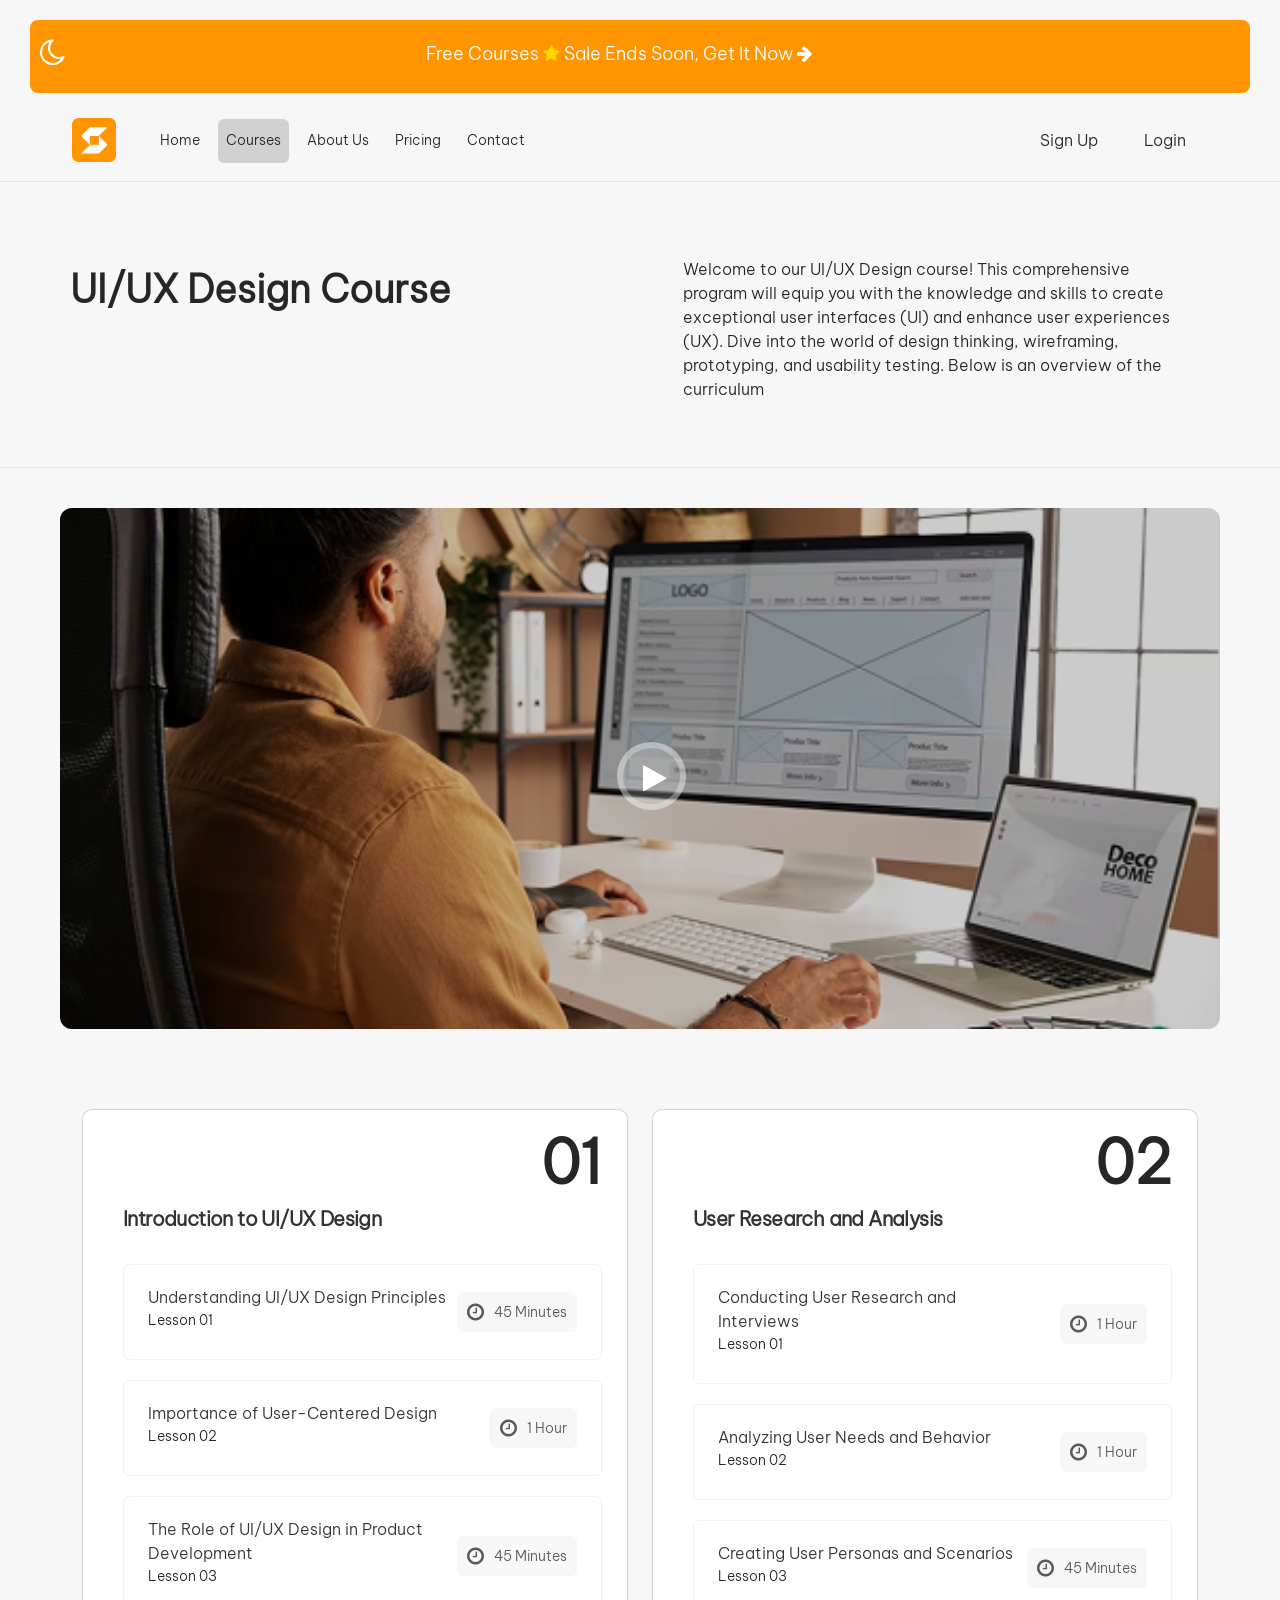
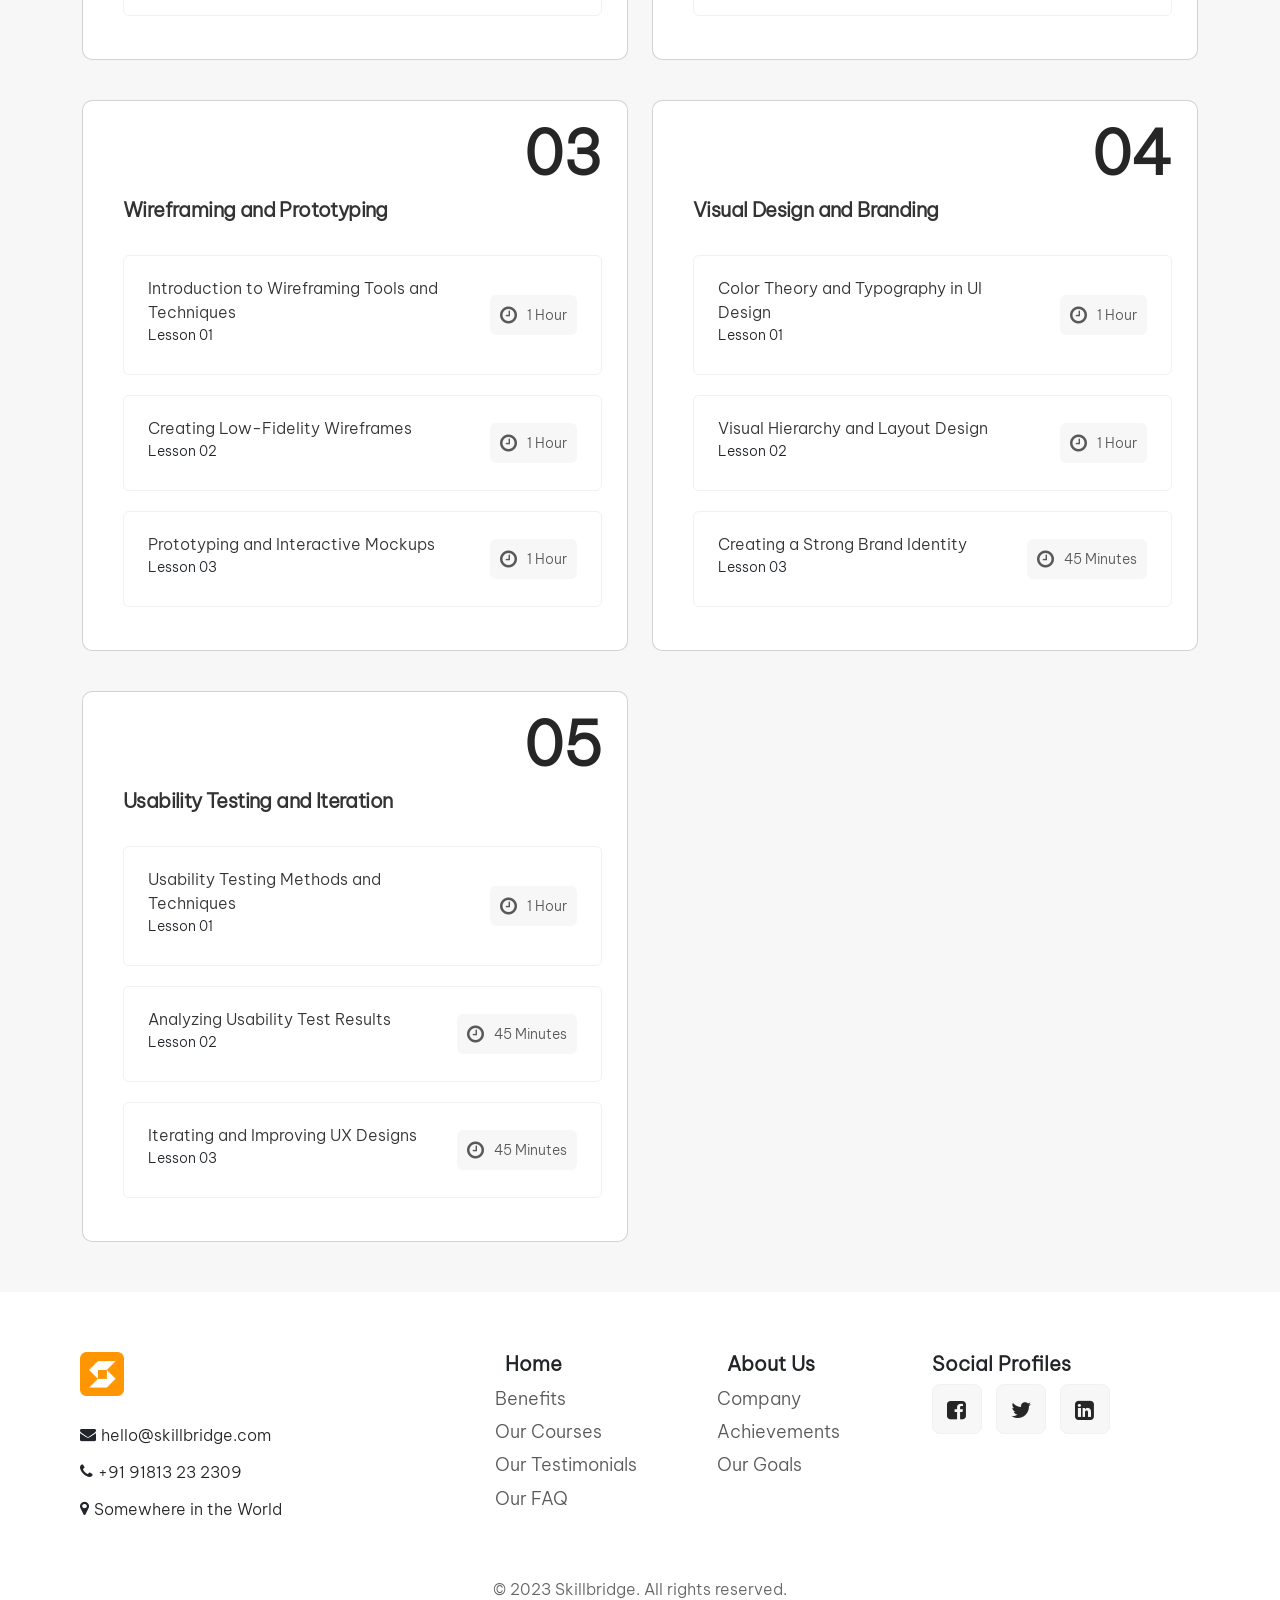
<file: Course1.html>
<!DOCTYPE html>
<html lang="en">
<head>
    <meta charset="UTF-8">
    <meta name="viewport" content="width=device-width, initial-scale=1.0">
    <title>UI/UX Design Course</title>
    <link rel="stylesheet" href="css/font-awesome.min.css">
    <link rel="stylesheet" href="fonts/BeVietnamPro-Black.ttf">
    <link rel="stylesheet" href="css/bootstrap.min.css">
    <link rel="stylesheet" href="css/style.css">
    <link rel="stylesheet" href="css/courses.css">
    <link rel="stylesheet" href="css/course1.css">
    <link rel="stylesheet" href="css/darkmode.css">
    <link rel="icon" type="image/x-icon" href="images/favicon.ico">

</head>
<body>


    <header>
        <div class="top-banner" >
            <button class="mode-btn" title="Go back to top"><i class="fa fa-moon-o" aria-hidden="true"></i></button>
             <p>Free Courses  <i class="fa fa-star" aria-hidden="true" style="color: gold;"></i> Sale Ends Soon, Get It Now <i class="fa fa-arrow-right" aria-hidden="true"></i></p>
             
             
        </div>

        <!--Navbar-->
        
        <nav class="navbar navbar-expand-lg bg-body-tertiary nav-sec">
        <div class="container-fluid">
            <a class="navbar-brand" href="index.html"><img src="images/Logo (5).png"></a>
            <!--form-media-->
            <form class="d-flex form-media" role="search">
                <button class="btn btn-outline-success" ><a href="signUp.html">Sign Up</a></button>
                <button class="btn btn-outline-success " ><a href="login.html">Login</a></button>
            </form>
            <!--form-media-->
            <button class="navbar-toggler" type="button" data-bs-toggle="collapse" data-bs-target="#navbarSupportedContent" aria-controls="navbarSupportedContent" aria-expanded="false" aria-label="Toggle navigation">
            <span class="navbar-toggler-icon"></span>
            </button>
            
            <div class="collapse navbar-collapse" id="navbarSupportedContent">
            <ul class="navbar-nav me-auto mb-2 mb-lg-0">

                <li class="nav-item">
                <a class="nav-link " aria-current="page" href="index.html">Home</a>
                </li>
                <li class="nav-item">
                <a class="nav-link link active" href="courses.html" target="_top">Courses</a>
                </li>
                <li class="nav-item">
                <a class="nav-link link" href="about.html">About Us</a>
                </li>
                <li class="nav-item">
                <a class="nav-link link" href="pricing.html">Pricing</a>
                </li>
                <li class="nav-item">
                <a class="nav-link link" href="contact.html">Contact</a>
                </li>

            </ul>
            
            </div>
            <form class="d-flex form-lg buttons" role="search">
                <button class="btn btn-outline-success " ><a href="signUp.html">Sign Up</a></button>
                <button class="btn btn-outline-success " ><a href="login.html">Login</a></button>
            </form>
        </div>
        </nav>
        
    </header>
<!--sec-1-->
    <section class="sec-11">
        <div class="content-left">
            <h2>UI/UX Design Course</h2>
        </div>
        <div class="content-right">
            <p>Welcome to our UI/UX Design course! This comprehensive program will equip you with the knowledge and skills to create exceptional user interfaces (UI) and enhance user experiences (UX). Dive into the world of design thinking, wireframing, prototyping, and usability testing. Below is an overview of the curriculum</p>
        </div>
    </section>
<!--video-sec-->
    <section class="sec-3">
        
        <div class="video-sec">
            <div class="loading">
                <div class="button-load-out">
                    <i class="fa fa-play play" aria-hidden="true"></i>
                </div>
           </div>
            <video  poster="images/poster2.png"    class="video" id="">
                <source src="videos/intro-uxui4.mp4" type="video/mp4">
            </video>
           
        </div>
    </section>
<!--content-sec-->
    <section class="content-sec">
        <div class="container">
            <div class="row">
                <div class="col-lg-6 col-md-12">
                        <div class="card content" style="width: 18rem;">
                                <h1>01</h1>
                                <h3>Introduction to UI/UX Design</h3>

                                <div class="card-body ">
                                    <div class="card ">
                                        <div class="card-left">
                                            <p>Understanding UI/UX Design Principles</p>
                                            <h4>Lesson 01</h4>
                                        </div>
                                        <button class="card-right"><i class="fa fa-clock-o" aria-hidden="true"></i><p>45 Minutes</p></button>
                                </div>
                                <div class="card">
                                    <div class="card-left">
                                        <p>Importance of User-Centered Design</p>
                                        <h4>Lesson 02</h4>
                                    </div>
                                    <button class="card-right"><i class="fa fa-clock-o" aria-hidden="true"></i><p>1 Hour</p></button>
                                </div>
                                <div class="card">
                                    <div class="card-left">
                                        <p>The Role of UI/UX Design in Product Development</p>
                                        <h4>Lesson 03</h4>
                                    </div>
                                    <button class="card-right"><i class="fa fa-clock-o" aria-hidden="true"></i><p>45 Minutes</p></button>
                                </div>
                            </div>
                        </div>
                    
                </div>
                <div class="col-lg-6 col-md-12">
                        <div class="card content" style="width: 18rem;">
                                <h1>02</h1>
                                <h3>User Research and Analysis</h3>

                                <div class="card-body ">
                                    <div class="card ">
                                        <div class="card-left">
                                            <p>Conducting User Research and Interviews</p>
                                            <h4>Lesson 01</h4>
                                        </div>
                                        <button class="card-right"><i class="fa fa-clock-o" aria-hidden="true"></i><p>1 Hour</p></button>
                                </div>
                                <div class="card">
                                    <div class="card-left">
                                        <p>Analyzing User Needs and Behavior</p>
                                        <h4>Lesson 02</h4>
                                    </div>
                                    <button class="card-right"><i class="fa fa-clock-o" aria-hidden="true"></i><p>1 Hour</p></button>
                                </div>
                                <div class="card">
                                    <div class="card-left">
                                        <p>Creating User Personas and Scenarios</p>
                                        <h4>Lesson 03</h4>
                                    </div>
                                    <button class="card-right"><i class="fa fa-clock-o" aria-hidden="true"></i><p>45 Minutes</p></button>
                                </div>
                            </div>
                        </div>
                    
                </div>
                <div class="col-lg-6 col-md-12">
                        <div class="card content" style="width: 18rem;">
                                <h1>03</h1>
                                <h3>Wireframing and Prototyping</h3>

                                <div class="card-body ">
                                    <div class="card ">
                                        <div class="card-left">
                                            <p>Introduction to Wireframing Tools and Techniques</p>
                                            <h4>Lesson 01</h4>
                                        </div>
                                        <button class="card-right"><i class="fa fa-clock-o" aria-hidden="true"></i><p>1 Hour</p></button>
                                </div>
                                <div class="card">
                                    <div class="card-left">
                                        <p>Creating Low-Fidelity Wireframes</p>
                                        <h4>Lesson 02</h4>
                                    </div>
                                    <button class="card-right"><i class="fa fa-clock-o" aria-hidden="true"></i><p>1 Hour</p></button>
                                </div>
                                <div class="card">
                                    <div class="card-left">
                                        <p>Prototyping and Interactive Mockups</p>
                                        <h4>Lesson 03</h4>
                                    </div>
                                    <button class="card-right"><i class="fa fa-clock-o" aria-hidden="true"></i><p>1 Hour</p></button>
                                </div>
                            </div>
                        </div>
                    
                </div>
                <div class="col-lg-6 col-md-12">
                        <div class="card content" style="width: 18rem;">
                                <h1>04</h1>
                                <h3>Visual Design and Branding</h3>

                                <div class="card-body ">
                                    <div class="card ">
                                        <div class="card-left">
                                            <p>Color Theory and Typography in UI Design</p>
                                            <h4>Lesson 01</h4>
                                        </div>
                                        <button class="card-right"><i class="fa fa-clock-o" aria-hidden="true"></i><p>1 Hour</p></button>
                                </div>
                                <div class="card">
                                    <div class="card-left">
                                        <p>Visual Hierarchy and Layout Design</p>
                                        <h4>Lesson 02</h4>
                                    </div>
                                    <button class="card-right"><i class="fa fa-clock-o" aria-hidden="true"></i><p>1 Hour</p></button>
                                </div>
                                <div class="card">
                                    <div class="card-left">
                                        <p>Creating a Strong Brand Identity</p>
                                        <h4>Lesson 03</h4>
                                    </div>
                                    <button class="card-right"><i class="fa fa-clock-o" aria-hidden="true"></i><p>45 Minutes</p></button>
                                </div>
                            </div>
                        </div>
                    
                </div>
                <div class="col-lg-6 col-md-12">
                        <div class="card content" style="width: 18rem;">
                                <h1>05</h1>
                                <h3>Usability Testing and Iteration</h3>

                                <div class="card-body ">
                                    <div class="card ">
                                        <div class="card-left">
                                            <p>Usability Testing Methods and Techniques</p>
                                            <h4>Lesson 01</h4>
                                        </div>
                                        <button class="card-right"><i class="fa fa-clock-o" aria-hidden="true"></i><p>1 Hour</p></button>
                                </div>
                                <div class="card">
                                    <div class="card-left">
                                        <p>Analyzing Usability Test Results</p>
                                        <h4>Lesson 02</h4>
                                    </div>
                                    <button class="card-right"><i class="fa fa-clock-o" aria-hidden="true"></i><p>45 Minutes</p></button>
                                </div>
                                <div class="card">
                                    <div class="card-left">
                                        <p>Iterating and Improving UX Designs</p>
                                        <h4>Lesson 03</h4>
                                    </div>
                                    <button class="card-right"><i class="fa fa-clock-o" aria-hidden="true"></i><p>45 Minutes</p></button>
                                </div>
                            </div>
                        </div>
                    
                </div>
            </div>
        </div>

    </section>
<!---footer-->
    <footer>
        <div class="foot-up">
           <div class="foot-left">
                <a href="index.html"><img src="images/Logo (5).png"></a>
                <div>
                    <i class="fa fa-envelope" aria-hidden="true"></i>
                    <p><a href="hello@skillbridge.com">hello@skillbridge.com</a> </p>
                </div>
                <div>
                    <i class="fa fa-phone icon" aria-hidden="true"></i>
                    <p><a href="+91 00000 00000">+91 91813 23 2309</a></p>
                </div>
                <div>
                    <i class="fa fa-map-marker icon" aria-hidden="true"></i>
                    <p><a href="https://www.google.com/maps/place/Gaza">Somewhere in the World</a></p>
                </div>
            </div>


            <div class="foot-right">
                    <div class="div-1">
                        <h2>Home</h2>
                        <ul>
                            <li><a href="index.html #Benefits">Benefits</a></li>
                            <li><a href="index.html #Courses">Our Courses</a></li>
                            <li><a href="index.html #Testimonials">Our Testimonials</a></li>
                            <li><a href="index.html #FAQ">Our FAQ</a></li>
                        </ul>
                    </div>
                    <div class="div-2">
                        
                        <h2>About Us</h2>
                        <ul>
                            <li>Company</li>
                            <li><a href="about.html #achievements">Achievements</a></li>
                            <li><a href="about.html #goals">Our Goals</a></li>
                        </ul>
                        
                    </div>
                    
            </div>

              <div class="div-3">
                    <h2>Social Profiles</h2>
                    <div class="icon">
                        <a href="http://www.facebook.com/FreeCourses" target="_blank">
                            <i class="fa fa-facebook-square facebook" aria-hidden="true" title="http://www.facebook.com/FreeCourses"></i>
                        </a>
                        
                    </div>
                    <div class="icon">
                       <a href="http://www.twitter.com/FreeCourses" target="_blank">
                        <i class="fa fa-twitter twitter" aria-hidden="true" title="http://www.twitter.com/FreeCourses"></i>
                       </a>
                    </div>
                    <div class="icon">
                        <a href="http://www.linkedin.com/FreeCourses" target="_blank">
                         <i class="fa fa-linkedin-square linkedin" aria-hidden="true" title="http://www.linkedin.com/FreeCourses"></i>
 
                        </a>
                    </div>

            </div>
        </div>
            
        
        <p class="foot-down">© 2023 Skillbridge. All rights reserved.</p>
    </footer>
    <script src="js/jQuery.js"></script>
    <script src="js/bootstrap.min.js"></script>
    <script src="js/main.js"></script>
    <script src="js/darkmode.js"></script>
</body>
</html>
</file>
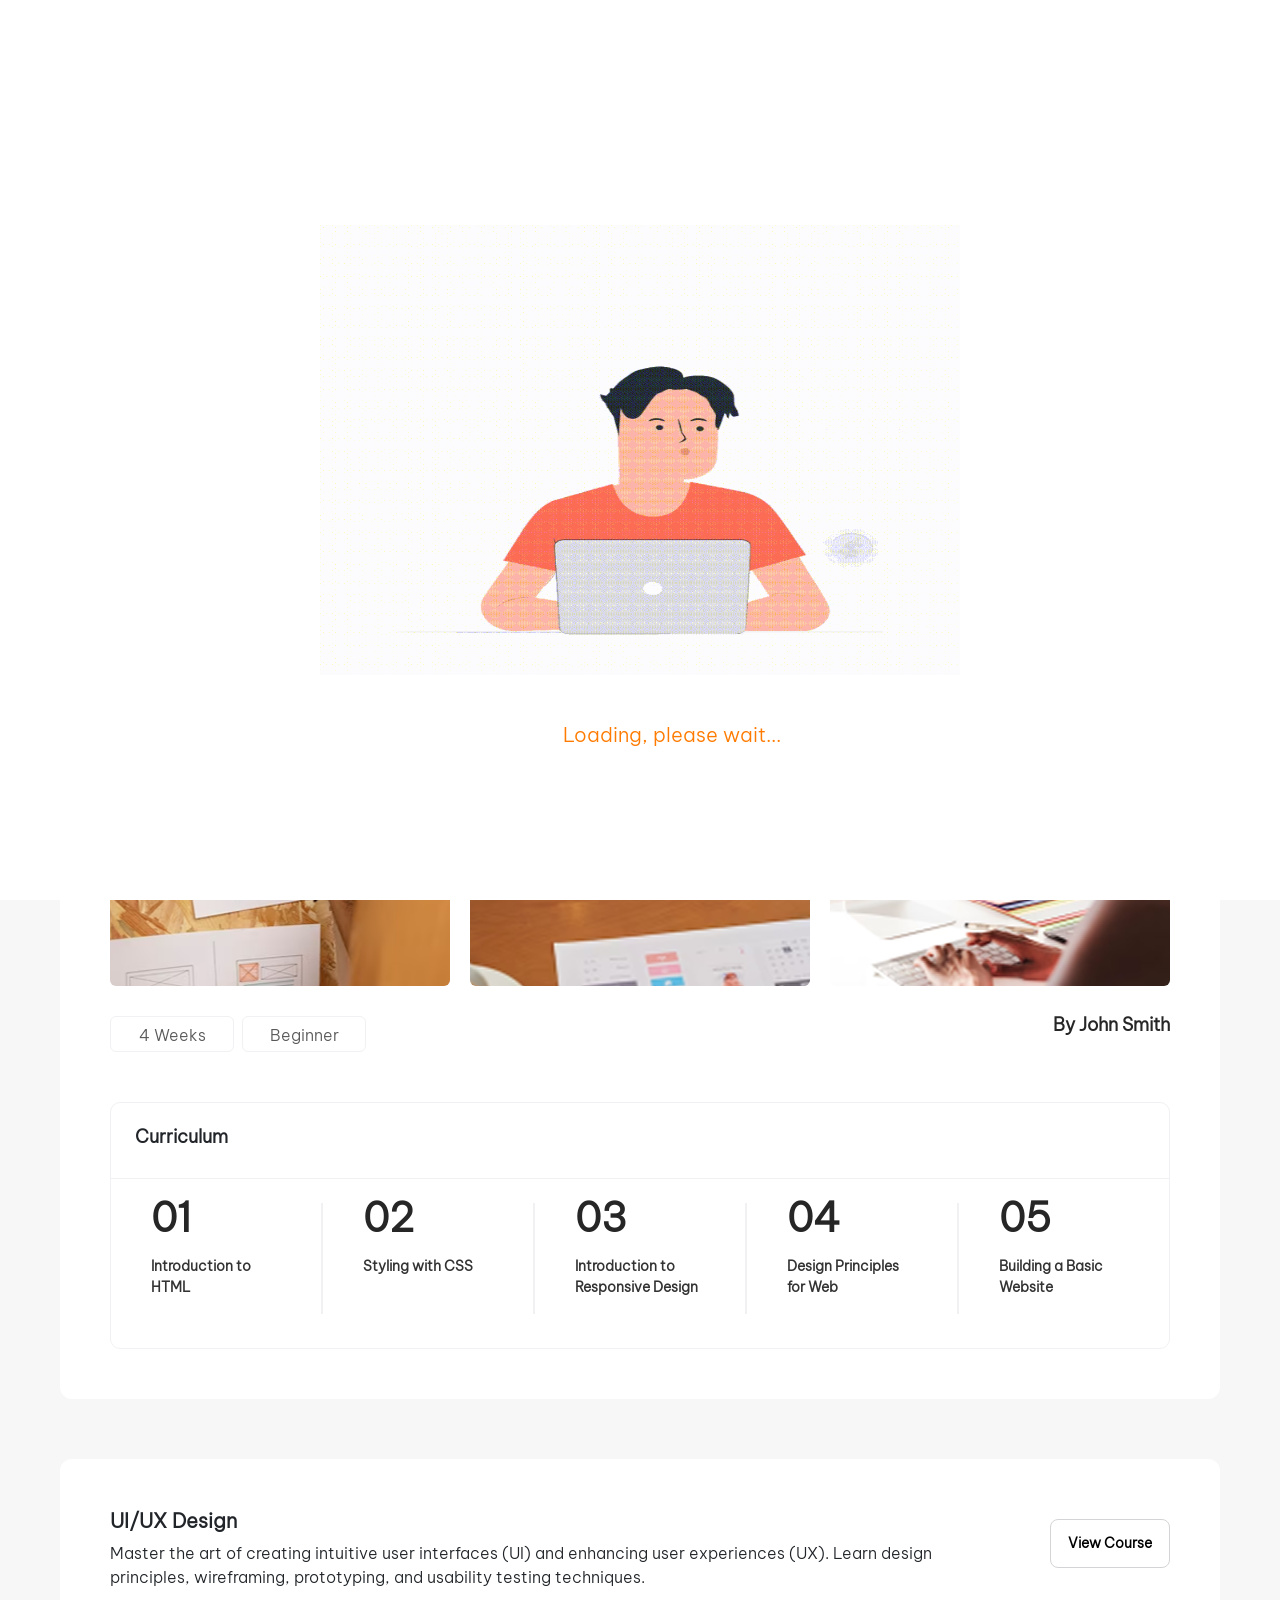
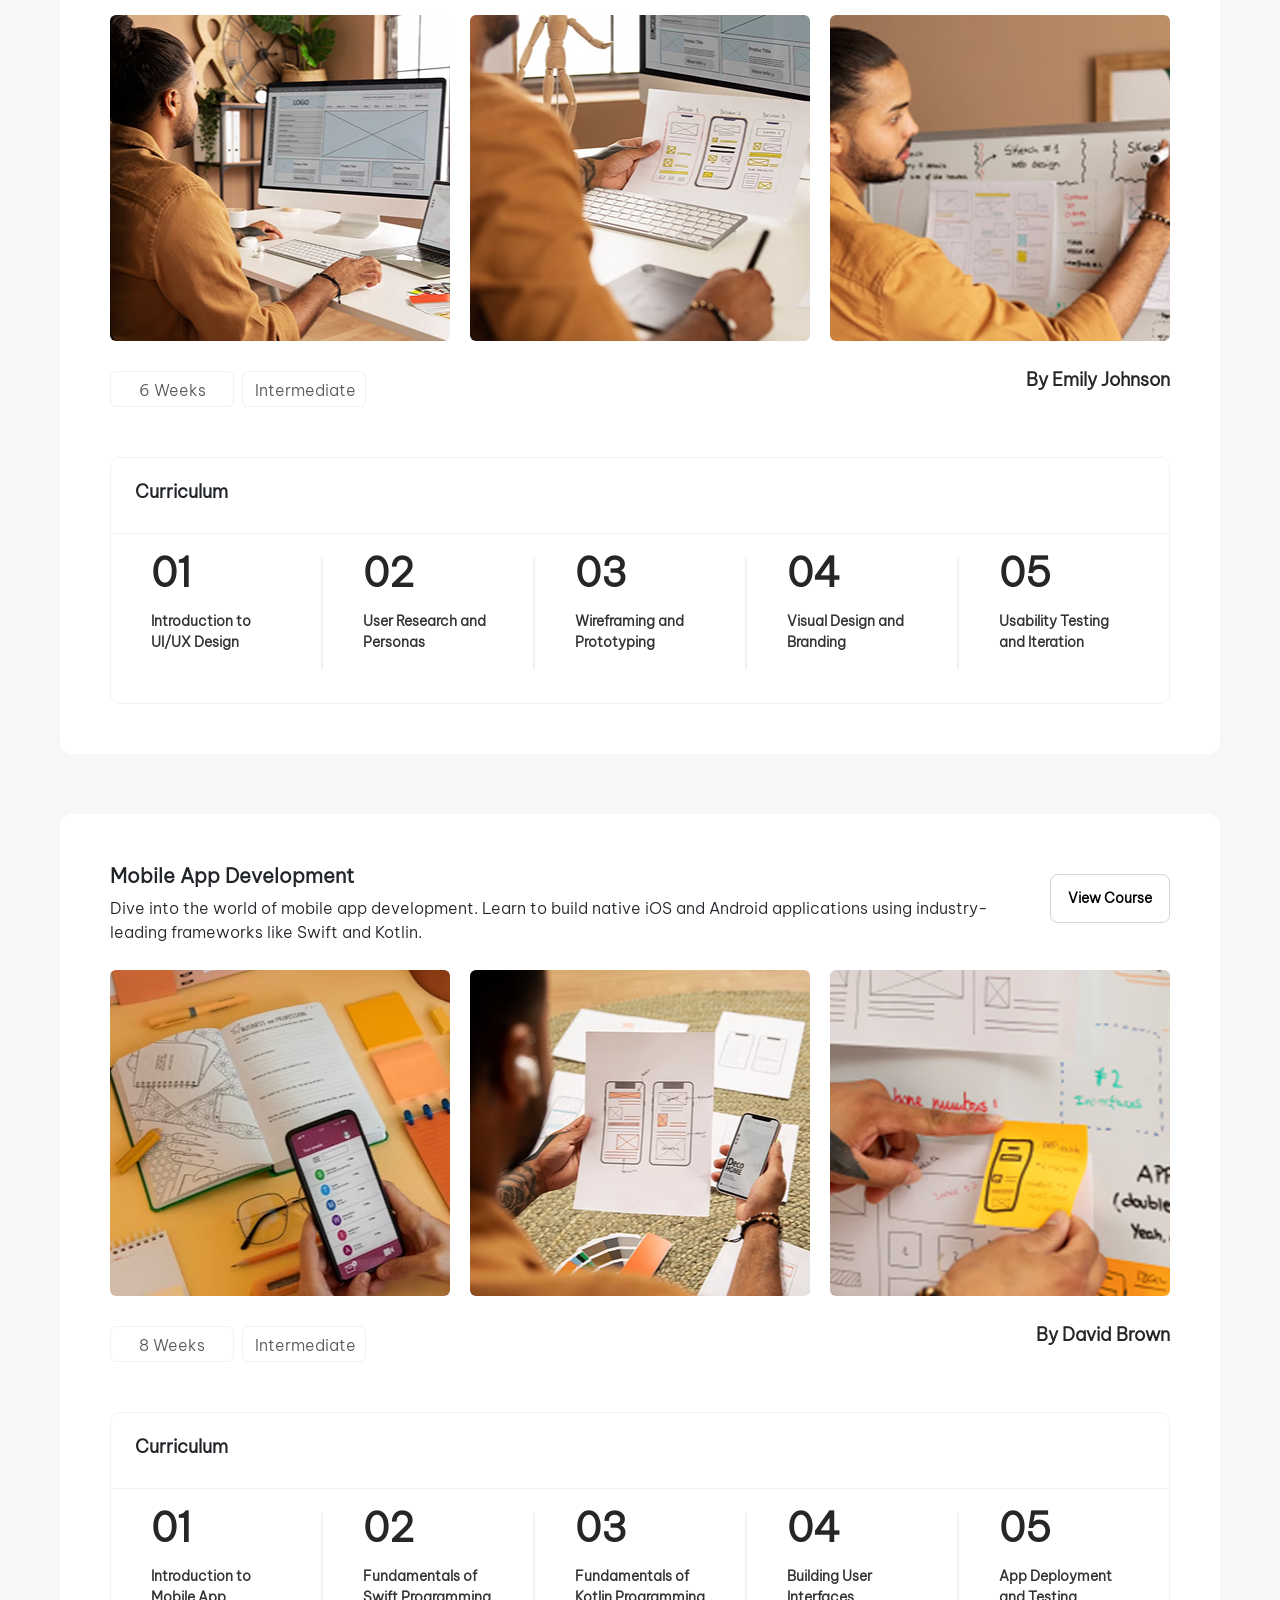
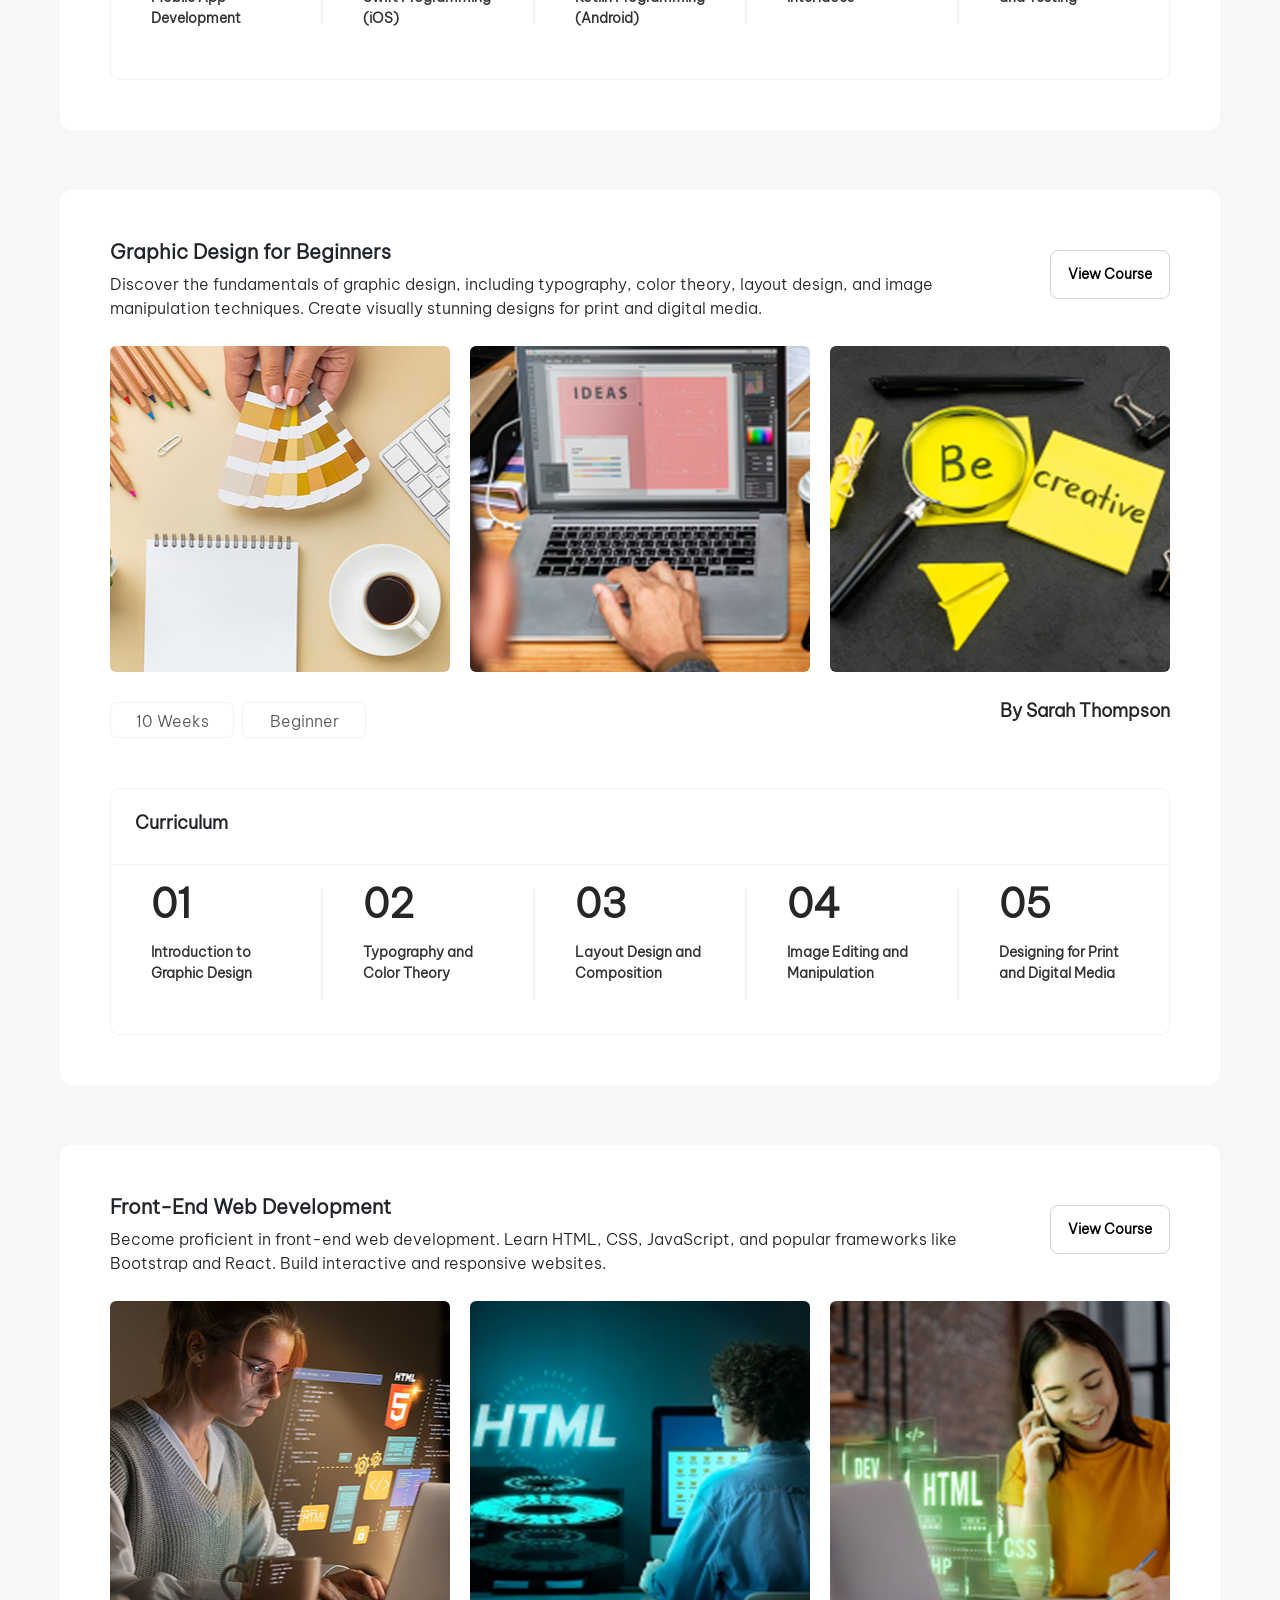
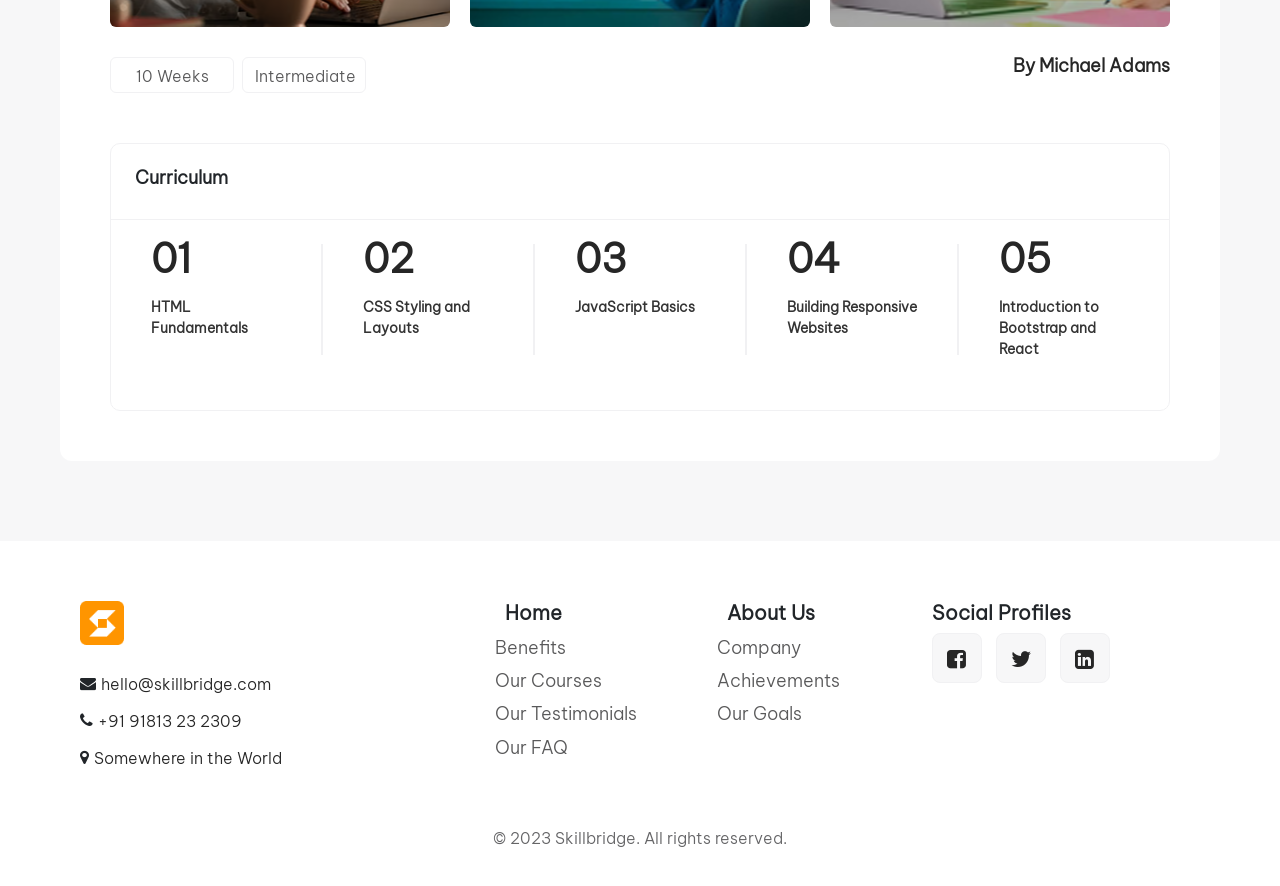
<file: courses.html>
<!DOCTYPE html>
<html lang="en">
<head>
    <meta charset="UTF-8">
    <meta name="viewport" content="width=device-width, initial-scale=1.0">
    <title>Free Courses-Courses</title>
    <link rel="stylesheet" href="css/font-awesome.min.css">
    <link rel="stylesheet" href="fonts/BeVietnamPro-Black.ttf">
    <link rel="stylesheet" href="css/bootstrap.min.css">
    <link rel="stylesheet" href="css/style.css">
    <link rel="stylesheet" href="css/courses.css">
    <link rel="stylesheet" href="css/darkmode.css">
     <link rel="icon" type="image/x-icon" href="images/favicon.ico">

</head>
<body>

<!--load-page-->
     <div class="fixed-secreen-home">
            <img src="images/61fa30e18114819a29576391_online-ads.gif" alt="Student Coding" class="student-gif">
            <p>Loading, please wait...</p>     
    </div>
<!--header-->

    <header>
        <div class="top-banner" >
            <button class="mode-btn" title="Go back to top"><i class="fa fa-moon-o" aria-hidden="true"></i></button>
             <p>Free Courses  <i class="fa fa-star" aria-hidden="true" style="color: gold;"></i> Sale Ends Soon, Get It Now <i class="fa fa-arrow-right" aria-hidden="true"></i></p>
             
             
        </div>

        <!--Navbar-->
        
        <nav class="navbar navbar-expand-lg bg-body-tertiary nav-sec">
        <div class="container-fluid">
            <a class="navbar-brand" href="index.html"><img src="images/Logo (5).png"></a>
            <!--form-media-->
            <form class="d-flex form-media" role="search">
                <button class="btn btn-outline-success" ><a href="signUp.html">Sign Up</a></button>
                <button class="btn btn-outline-success " ><a href="login.html">Login</a></button>
            </form>
            <!--form-media-->
            <button class="navbar-toggler" type="button" data-bs-toggle="collapse" data-bs-target="#navbarSupportedContent" aria-controls="navbarSupportedContent" aria-expanded="false" aria-label="Toggle navigation">
            <span class="navbar-toggler-icon"></span>
            </button>
            
            <div class="collapse navbar-collapse" id="navbarSupportedContent">
            <ul class="navbar-nav me-auto mb-2 mb-lg-0">

                <li class="nav-item">
                <a class="nav-link " aria-current="page" href="index.html">Home</a>
                </li>
                <li class="nav-item">
                <a class="nav-link link active" href="courses.html" target="_top">Courses</a>
                </li>
                <li class="nav-item">
                <a class="nav-link link" href="about.html">About Us</a>
                </li>
                <li class="nav-item">
                <a class="nav-link link" href="pricing.html">Pricing</a>
                </li>
                <li class="nav-item">
                <a class="nav-link link" href="contact.html">Contact</a>
                </li>

            </ul>
            
            </div>
            <form class="d-flex form-lg buttons" role="search">
                <button class="btn btn-outline-success" ><a href="signUp.html">Sign Up</a></button>
                <button class="btn btn-outline-success " ><a href="login.html">Login</a></button>
            </form>
        </div>
        </nav>
        
    </header>
<!--sec-1-->
    <section class="sec-11">
        
        <div class="content-left">
            <h2>Online Courses on Design and Development</h2>
        </div>
        <div class="content-right">
            <p>Welcome to our online course page, where you can enhance your skills in design and development. Choose from our carefully curated selection of 10 courses designed to provide you with comprehensive knowledge and practical experience. Explore the courses below and find the perfect fit for your learning journey.</p>
        </div>
        
   
    </section>
<!--sec-2-1-->
    <section class="sec-12" id="web">


        <div class="div-up">
            <div class="up">
                    <div class="up-right">
                        <h1>Web Design Fundamentals</h1>
                        <p>Learn the fundamentals of web design, including HTML, CSS, and responsive design principles. Develop the skills to create visually appealing and user-friendly websites.</p>
                    </div>
                    <div class="up-left">
                        <button><a href="#">View Course</a> </button>
                    </div>
                
            </div>
            <div class="middel">
                <div style="background-image: url(images/sec-12-img1.png);"></div>
                <div  style="background-image: url(images/sec-12-img2.png);"></div>
                <div  style="background-image: url(images/sec-12-img3.png);"></div>
            </div>
            <div class="down">
                <div class="buttons">
                    <button>4 Weeks</button>
                    <button>Beginner</button>
                </div>
                <h2 title="Contact him">By John Smith</h2>
            </div>
        </div>


        <div class="div-down">
            <div class="up">
                <h1>Curriculum</h1>
            </div>
            
            <div class="down">
                <div>
                    <h1>01</h1>
                    <p>Introduction to HTML</p>
                </div>
                <span></span>
                <div>
                    <h1>02</h1>
                    <p>Styling with CSS</p>
                </div>
                <span></span>
                <div>
                    <h1>03</h1>
                    <p>Introduction to Responsive Design</p>
                </div>
                <span></span>
                <div>
                    <h1>04</h1>
                    <p>Design Principles for Web</p>
                </div>
                <span></span>
                <div>
                    <h1>05</h1>
                    <p>Building a Basic Website</p>
                </div>

            </div>
            
        </div>
    </section>
<!--sec-2-2-->
    <section class="sec-12" id="UI/UX">


        <div class="div-up">
            <div class="up">
                    <div class="up-right">
                        <h1>UI/UX Design</h1>
                        <p>Master the art of creating intuitive user interfaces (UI) and enhancing user experiences (UX). Learn design principles, wireframing, prototyping, and usability testing techniques.</p>
                    </div>
                    <div class="up-left">
                        <button><a href="Course1.html">View Course</a> </button>
                    </div>
                
            </div>
            <div class="middel">
                <div style="background-image: url(images/sec-12-img4.png);"></div>
                <div  style="background-image: url(images/sec-12-img5.png);"></div>
                <div  style="background-image: url(images/sec-12-img6.png);"></div>
            </div>
            <div class="down">
                <div class="buttons">
                    <button>6 Weeks</button>
                    <button>Intermediate</button>
                </div>
                <h2 title="Contact him">By Emily Johnson</h2>
            </div>
        </div>


        <div class="div-down">
            <div class="up">
                <h1>Curriculum</h1>
            </div>
            
            <div class="down">
                <div>
                    <h1>01</h1>
                    <p>Introduction to UI/UX Design</p>
                </div>
                <span></span>
                <div>
                    <h1>02</h1>
                    <p>User Research and Personas</p>
                </div>
                <span></span>
                <div>
                    <h1>03</h1>
                    <p>Wireframing and Prototyping</p>
                </div>
                <span></span>
                <div>
                    <h1>04</h1>
                    <p>Visual Design and Branding</p>
                </div>
                <span></span>
                <div>
                    <h1>05</h1>
                    <p>Usability Testing and Iteration</p>
                </div>

            </div>
            
        </div>
    </section>
<!--sec-2-3-->
    <section class="sec-12" id="mobile">


        <div class="div-up">
            <div class="up">
                    <div class="up-right">
                        <h1>Mobile App Development</h1>
                        <p>Dive into the world of mobile app development. Learn to build native iOS and Android applications using industry-leading frameworks like Swift and Kotlin.</p>
                    </div>
                    <div class="up-left">
                        <button><a href="#">View Course</a> </button>
                    </div>
                
            </div>
            <div class="middel">
                <div style="background-image: url(images/sec-12-img7.png);"></div>
                <div  style="background-image: url(images/sec-12-img8.png);"></div>
                <div  style="background-image: url(images/sec-12-img9.png);"></div>
            </div>
            <div class="down">
                <div class="buttons">
                    <button>8 Weeks</button>
                    <button>Intermediate</button>
                </div>
                <h2 title="Contact him">By David Brown</h2>
            </div>
        </div>


        <div class="div-down">
            <div class="up">
                <h1>Curriculum</h1>
            </div>
            
            <div class="down">
                <div>
                    <h1>01</h1>
                    <p>Introduction to Mobile App Development</p>
                </div>
                <span></span>
                <div>
                    <h1>02</h1>
                    <p>Fundamentals of Swift Programming (iOS)</p>
                </div>
                <span></span>
                <div>
                    <h1>03</h1>
                    <p>Fundamentals of Kotlin Programming (Android)</p>
                </div>
                <span></span>
                <div>
                    <h1>04</h1>
                    <p>Building User Interfaces</p>
                </div>
                <span></span>
                <div>
                    <h1>05</h1>
                    <p>App Deployment and Testing</p>
                </div>

            </div>
            
        </div>
    </section>
<!--sec-2-4-->
    <section class="sec-12" id="graphic">


        <div class="div-up">
            <div class="up">
                    <div class="up-right">
                        <h1>Graphic Design for Beginners</h1>
                        <p>Discover the fundamentals of graphic design, including typography, color theory, layout design, and image manipulation techniques. Create visually stunning designs for print and digital media.</p>
                    </div>
                    <div class="up-left">
                        <button><a href="#">View Course</a> </button>
                    </div>
                
            </div>
            <div class="middel">
                <div style="background-image: url(images/sec-12-img10.png);"></div>
                <div  style="background-image: url(images/sec-12-img11.png);"></div>
                <div  style="background-image: url(images/sec-12-img12.png);"></div>
            </div>
            <div class="down">
                <div class="buttons">
                    <button>10 Weeks</button>
                    <button>Beginner</button>
                </div>
                <h2 title="Contact him">By Sarah Thompson</h2>
            </div>
        </div>


        <div class="div-down">
            <div class="up">
                <h1>Curriculum</h1>
            </div>
            
            <div class="down">
                <div>
                    <h1>01</h1>
                    <p>Introduction to Graphic Design</p>
                </div>
                <span></span>
                <div>
                    <h1>02</h1>
                    <p>Typography and Color Theory</p>
                </div>
                <span></span>
                <div>
                    <h1>03</h1>
                    <p>Layout Design and Composition</p>
                </div>
                <span></span>
                <div>
                    <h1>04</h1>
                    <p>Image Editing and Manipulation</p>
                </div>
                <span></span>
                <div>
                    <h1>05</h1>
                    <p>Designing for Print and Digital Media</p>
                </div>

            </div>
            
        </div>
    </section>
<!--sec-2-4-->
    <section class="sec-12 f-sec" id="front">


        <div class="div-up">
            <div class="up">
                    <div class="up-right">
                        <h1>Front-End Web Development</h1>
                        <p>Become proficient in front-end web development. Learn HTML, CSS, JavaScript, and popular frameworks like Bootstrap and React. Build interactive and responsive websites.</p>
                    </div>
                    <div class="up-left">
                        <button><a href="#">View Course</a> </button>
                    </div>
                
            </div>
            <div class="middel">
                <div style="background-image: url(images/sec-12-img13.png);"></div>
                <div  style="background-image: url(images/sec-12-img14.png);"></div>
                <div  style="background-image: url(images/sec-12-img15.png);"></div>
            </div>
            <div class="down">
                <div class="buttons">
                    <button>10 Weeks</button>
                    <button>Intermediate</button>
                </div>
                <h2 title="Contact him">By Michael Adams</h2>
            </div>
        </div>


        <div class="div-down">
            <div class="up">
                <h1>Curriculum</h1>
            </div>
            
            <div class="down">
                <div>
                    <h1>01</h1>
                    <p>HTML Fundamentals</p>
                </div>
                <span></span>
                <div>
                    <h1>02</h1>
                    <p>CSS Styling and Layouts</p>
                </div>
                <span></span>
                <div>
                    <h1>03</h1>
                    <p>JavaScript Basics</p>
                </div>
                <span></span>
                <div>
                    <h1>04</h1>
                    <p>Building Responsive Websites</p>
                </div>
                <span></span>
                <div>
                    <h1>05</h1>
                    <p>Introduction to Bootstrap and React</p>
                </div>

            </div>
            
        </div>
    </section>
<!---footer-->
    <footer>
        <div class="foot-up">
           <div class="foot-left">
                <a href="index.html"><img src="images/Logo (5).png"></a>
                <div>
                    <i class="fa fa-envelope" aria-hidden="true"></i>
                    <p><a href="hello@skillbridge.com">hello@skillbridge.com</a> </p>
                </div>
                <div>
                    <i class="fa fa-phone icon" aria-hidden="true"></i>
                    <p><a href="+91 00000 00000">+91 91813 23 2309</a></p>
                </div>
                <div>
                    <i class="fa fa-map-marker icon" aria-hidden="true"></i>
                    <p><a href="https://www.google.com/maps/place/Gaza">Somewhere in the World</a></p>
                </div>
            </div>


            <div class="foot-right">
                    <div class="div-1">
                        <h2>Home</h2>
                        <ul>
                            <li><a href="index.html #Benefits">Benefits</a></li>
                            <li><a href="index.html #Courses">Our Courses</a></li>
                            <li><a href="index.html #Testimonials">Our Testimonials</a></li>
                            <li><a href="index.html #FAQ">Our FAQ</a></li>
                        </ul>
                    </div>
                    <div class="div-2">
                        
                        <h2>About Us</h2>
                        <ul>
                            <li>Company</li>
                            <li><a href="about.html #achievements">Achievements</a></li>
                            <li><a href="about.html #goals">Our Goals</a></li>
                        </ul>
                        
                    </div>
                    
            </div>

              <div class="div-3">
                    <h2>Social Profiles</h2>
                    <div class="icon">
                        <a href="http://www.facebook.com/FreeCourses" target="_blank">
                            <i class="fa fa-facebook-square facebook" aria-hidden="true" title="http://www.facebook.com/FreeCourses"></i>
                        </a>
                        
                    </div>
                    <div class="icon">
                       <a href="http://www.twitter.com/FreeCourses" target="_blank">
                        <i class="fa fa-twitter twitter" aria-hidden="true" title="http://www.twitter.com/FreeCourses"></i>
                       </a>
                    </div>
                    <div class="icon">
                        <a href="http://www.linkedin.com/FreeCourses" target="_blank">
                         <i class="fa fa-linkedin-square linkedin" aria-hidden="true" title="http://www.linkedin.com/FreeCourses"></i>
 
                        </a>
                    </div>

            </div>
        </div>
            
        
        <p class="foot-down">© 2023 Skillbridge. All rights reserved.</p>
    </footer>
    <script src="js/jQuery.js"></script>
    <script src="js/bootstrap.min.js"></script>
    <script src="js/main.js"></script>
    <script src="js/courses.js"></script>
    <script src="js/darkmode.js"></script>
</body>
</html>
</file>
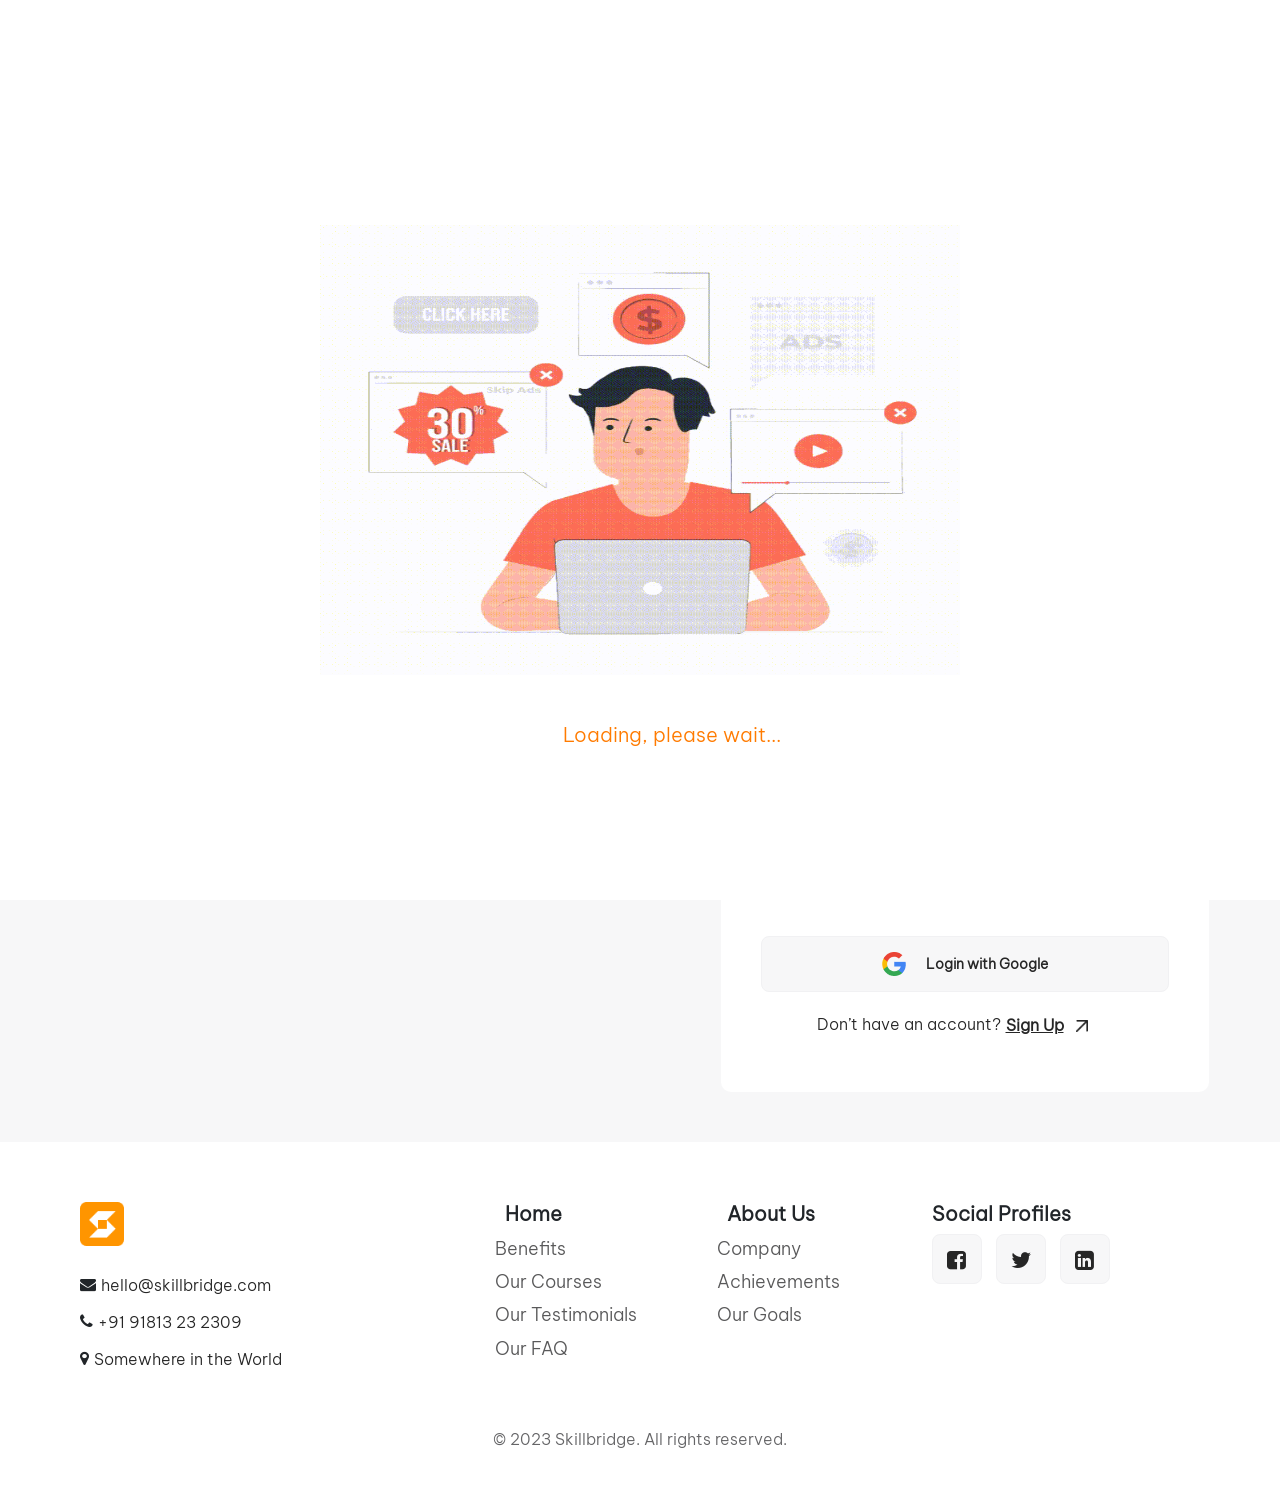
<file: login.html>
<!DOCTYPE html>
<html lang="en">
<head>
  <meta charset="UTF-8">
  <meta name="viewport" content="width=device-width, initial-scale=1.0">
  <title>Free Courses-Log-in</title>
    <link rel="stylesheet" href="css/owl.carousel.min.css">
        <link rel="stylesheet" href="css/bootstrap.min.css">
        
    <link rel="stylesheet" href="css/font-awesome.min.css">
    <link rel="stylesheet" href="fonts/BeVietnamPro-Black.ttf">
    <link rel="stylesheet" href="css/style.css">
    <link rel="stylesheet" href="css/login.css">
    <link rel="stylesheet" href="css/darkmode.css">
        <link rel="icon" type="image/x-icon" href="images/favicon.ico">

</head>
<body>
 

    
<!--load-page-->
     <div class="fixed-secreen-home">
            <img src="images/61fa30e18114819a29576391_online-ads.gif" alt="Student Coding" class="student-gif">
            <p>Loading, please wait...</p>     
    </div>
<!--header-->
    <header>
        <div class="top-banner" >
            <button class="mode-btn" title="Go back to top"><i class="fa fa-moon-o" aria-hidden="true"></i></button>
             <p>Free Courses  <i class="fa fa-star" aria-hidden="true" style="color: gold;"></i> Sale Ends Soon, Get It Now <i class="fa fa-arrow-right" aria-hidden="true"></i></p>
             
             
        </div>

        <!--Navbar-->
        
        <nav class="navbar navbar-expand-lg bg-body-tertiary nav-sec">
        <div class="container-fluid">
            <a class="navbar-brand" href="index.html"><img src="images/Logo (5).png"></a>
            <!--form-media-->
            <form class="d-flex form-media" role="search">
                 <button class="btn btn-outline-success btn1" ><a href="signUp.html">Sign Up</a></button>
                <button class="btn btn-outline-success active " ><a href="login.html">Login</a></button>
            </form>
            <!--form-media-->
            <button class="navbar-toggler" type="button" data-bs-toggle="collapse" data-bs-target="#navbarSupportedContent" aria-controls="navbarSupportedContent" aria-expanded="false" aria-label="Toggle navigation">
            <span class="navbar-toggler-icon"></span>
            </button>
            
            <div class="collapse navbar-collapse" id="navbarSupportedContent">
            <ul class="navbar-nav me-auto mb-2 mb-lg-0">

                <li class="nav-item">
                <a class="nav-link link" aria-current="page" href="index.html">Home</a>
                </li>
                <li class="nav-item">
                <a class="nav-link link" href="courses.html">Courses</a>
                </li>
                <li class="nav-item">
                <a class="nav-link link" href="about.html">About Us</a>
                </li>
                <li class="nav-item">
                <a class="nav-link link" href="pricing.html">Pricing</a>
                </li>
                <li class="nav-item">
                <a class="nav-link link" href="contact.html">Contact</a>
                </li>

            </ul>
            
            </div>
            <form class="d-flex form-lg buttons" role="search">
                <button class="btn btn-outline-success btn1 " ><a href="signUp.html">Sign Up</a></button>
                <button class="btn btn-outline-success active" ><a href="login.html">Login</a></button>
            </form>
        </div>
        </nav>
        
    </header>

<!--body-login-->
<section class="login-sec">
    <div class="perant">
        <div class="child-1">
            <div class="up">
                <h1>Students Testimonials</h1>
                <p>Lorem ipsum dolor sit amet consectetur. Tempus tincidunt etiam eget elit id imperdiet et. Cras eu sit dignissim lorem nibh et. Ac cum eget habitasse in velit fringilla feugiat senectus in.</p>
            </div>
            <div class="down">
               <div class="owl-carousel owl-theme">
                        <div> 
                             <div class="card content">
                                        <div class="content-up">
                                            <p>The web design course provided a solid foundation for me. The instructors were knowledgeable and supportive, and the interactive learning environment was engaging. I highly recommend it!</p>
                                        </div>
                                    
                                        <div class="content-down">
                                            <div class="content-name">
                                                <img src="images/girl1.png">
                                                <h1>Sarah L</h1>
                                            </div>
                                            
                                            <button >Read Full Story</button>
                                        </div>
                                    </div>
                        </div>
                        <div> 
                             <div class="card content" >
                                            <div class="content-up">
                                                <p>The UI/UX design course exceeded my expectations. The instructor's expertise and practical assignments helped me improve my design skills. I feel more confident in my career now. Thank you!</p>
                                            </div>
                                        
                                            <div class="content-down">
                                                <div class="content-name">
                                                    <img src="images/boy1.png">
                                                    <h1>Jason M</h1>
                                                </div>
                                                
                                                <button>Read Full Story</button>
                                            </div>
                                        </div>
                        </div>
                        <div>
                             <div class="card content" >
                                                <div class="content-up">
                                                    <p>The mobile app development course was fantastic! The step-by-step tutorials and hands-on projects helped me grasp the concepts easily. I'm now building my own app. Great course!</p>
                                                </div>
                                            
                                                <div class="content-down">
                                                    <div class="content-name">
                                                        <img src="images/girl2.png">
                                                        <h1>Emily R</h1>
                                                    </div>
                                                    
                                                    <button>Read Full Story</button>
                                                </div>
                                            </div>
                        </div>
                        <div>
                             <div class="card content">
                                            <div class="content-up">
                                                <p>I enrolled in the graphic design course as a beginner, and it was the perfect starting point. The instructor's guidance and feedback improved my design abilities significantly. I'm grateful for this course!</p>
                                            </div>
                                        
                                            <div class="content-down">
                                                <div class="content-name">
                                                    <img src="images/boy2.png">
                                                    <h1>Michael K</h1>
                                                </div>
                                                
                                                <button>Read Full Story</button>
                                            </div>
                                        </div>
                        </div>
                        
                </div>
            </div>
        </div>



        <div class="child-2">
            <div class="up">
                <h1>Login</h1>
                <p>Welcome back! Please log in to access your account.</p>
            </div>


            
            <form>
                <div class="content">
                    <div class="input-group">
                        <label>Email</label>
                        <input type="email" placeholder="Enter your Email" class="email">
                    </div>

                    <div class="input-group input-group-pass">
                        <label>Password</label>
                        <input type="password" placeholder="Enter your Password" class="pass">

                        <i class="fa fa-eye-slash togglePass" aria-hidden="true"></i>
                        
                    </div><a href="reset-password.html" class="forgot">Forgot Password?</a>
                    <div class="checkbox">
                        <input type="checkbox" checked><p>Remember Me</p>
                    </div>
                    <button type="submit">Login</button>
                </div>
            </form>


            <div class="or">
                <span></span>
                <p>OR</p>
                <span></span>
            </div>


            <div class="login-by-google">
                <img src="images/google-icon.png">
                <a href="">Login with Google</a>
            </div>


            <div class="down">
                <p>Don’t have an account? </p>
                <a href="signUp.html">Sign Up</a>
                <img src="images/arrow.png">
                <i></i>
            </div>
        </div>
    </div>
</section>

<!---footer-->
    <footer>
        <div class="foot-up">
           <div class="foot-left">
                <a href="index.html"><img src="images/Logo (5).png"></a>
                <div>
                    <i class="fa fa-envelope" aria-hidden="true"></i>
                    <p><a href="hello@skillbridge.com">hello@skillbridge.com</a> </p>
                </div>
                <div>
                    <i class="fa fa-phone icon" aria-hidden="true"></i>
                    <p><a href="+91 00000 00000">+91 91813 23 2309</a></p>
                </div>
                <div>
                    <i class="fa fa-map-marker icon" aria-hidden="true"></i>
                    <p><a href="https://www.google.com/maps/place/Gaza">Somewhere in the World</a></p>
                </div>
            </div>


            <div class="foot-right">
                    <div class="div-1">
                        <h2>Home</h2>
                        <ul>
                            <li><a href="index.html #Benefits">Benefits</a></li>
                            <li><a href="index.html #Courses">Our Courses</a></li>
                            <li><a href="index.html #Testimonials">Our Testimonials</a></li>
                            <li><a href="index.html #FAQ">Our FAQ</a></li>
                        </ul>
                    </div>
                    <div class="div-2">
                        
                        <h2>About Us</h2>
                        <ul>
                            <li>Company</li>
                            <li><a href="about.html #achievements">Achievements</a></li>
                            <li><a href="about.html #goals">Our Goals</a></li>
                        </ul>
                        
                    </div>
                    
            </div>

              <div class="div-3">
                    <h2>Social Profiles</h2>
                    <div class="icon">
                        <a href="http://www.facebook.com/FreeCourses" target="_blank">
                            <i class="fa fa-facebook-square facebook" aria-hidden="true" title="http://www.facebook.com/FreeCourses"></i>
                        </a>
                        
                    </div>
                    <div class="icon">
                       <a href="http://www.twitter.com/FreeCourses" target="_blank">
                        <i class="fa fa-twitter twitter" aria-hidden="true" title="http://www.twitter.com/FreeCourses"></i>
                       </a>
                    </div>
                    <div class="icon">
                        <a href="http://www.linkedin.com/FreeCourses" target="_blank">
                         <i class="fa fa-linkedin-square linkedin" aria-hidden="true" title="http://www.linkedin.com/FreeCourses"></i>
 
                        </a>
                    </div>

            </div>
        </div>
            
        
        <p class="foot-down">© 2023 Skillbridge. All rights reserved.</p>
    </footer>



        <script src="js/jQuery.js"></script>
    <script src="js/owl.carousel.min.js"></script>
    <script src="js/bootstrap.min.js"></script>
    <script src="js/login.js"></script>
    <script src="js/darkmode.js"></script>
</body>

</html>
</file>
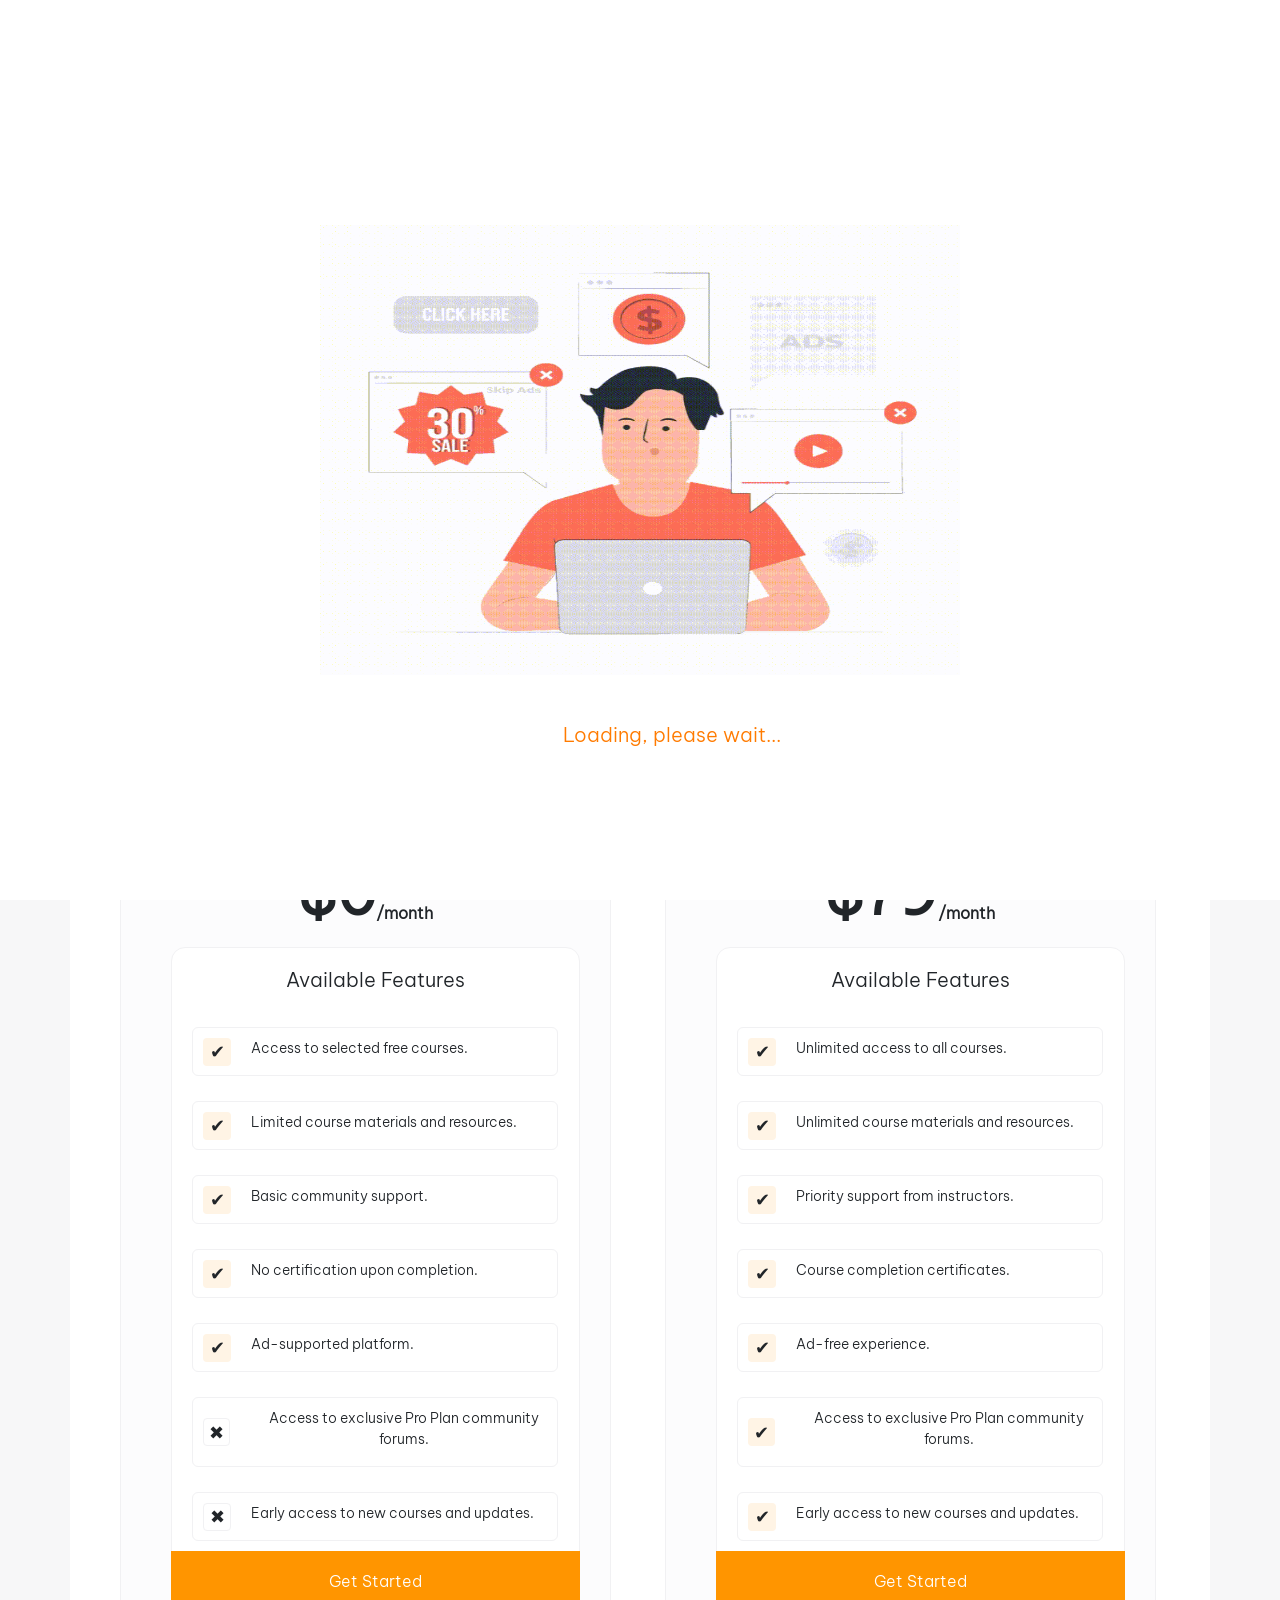
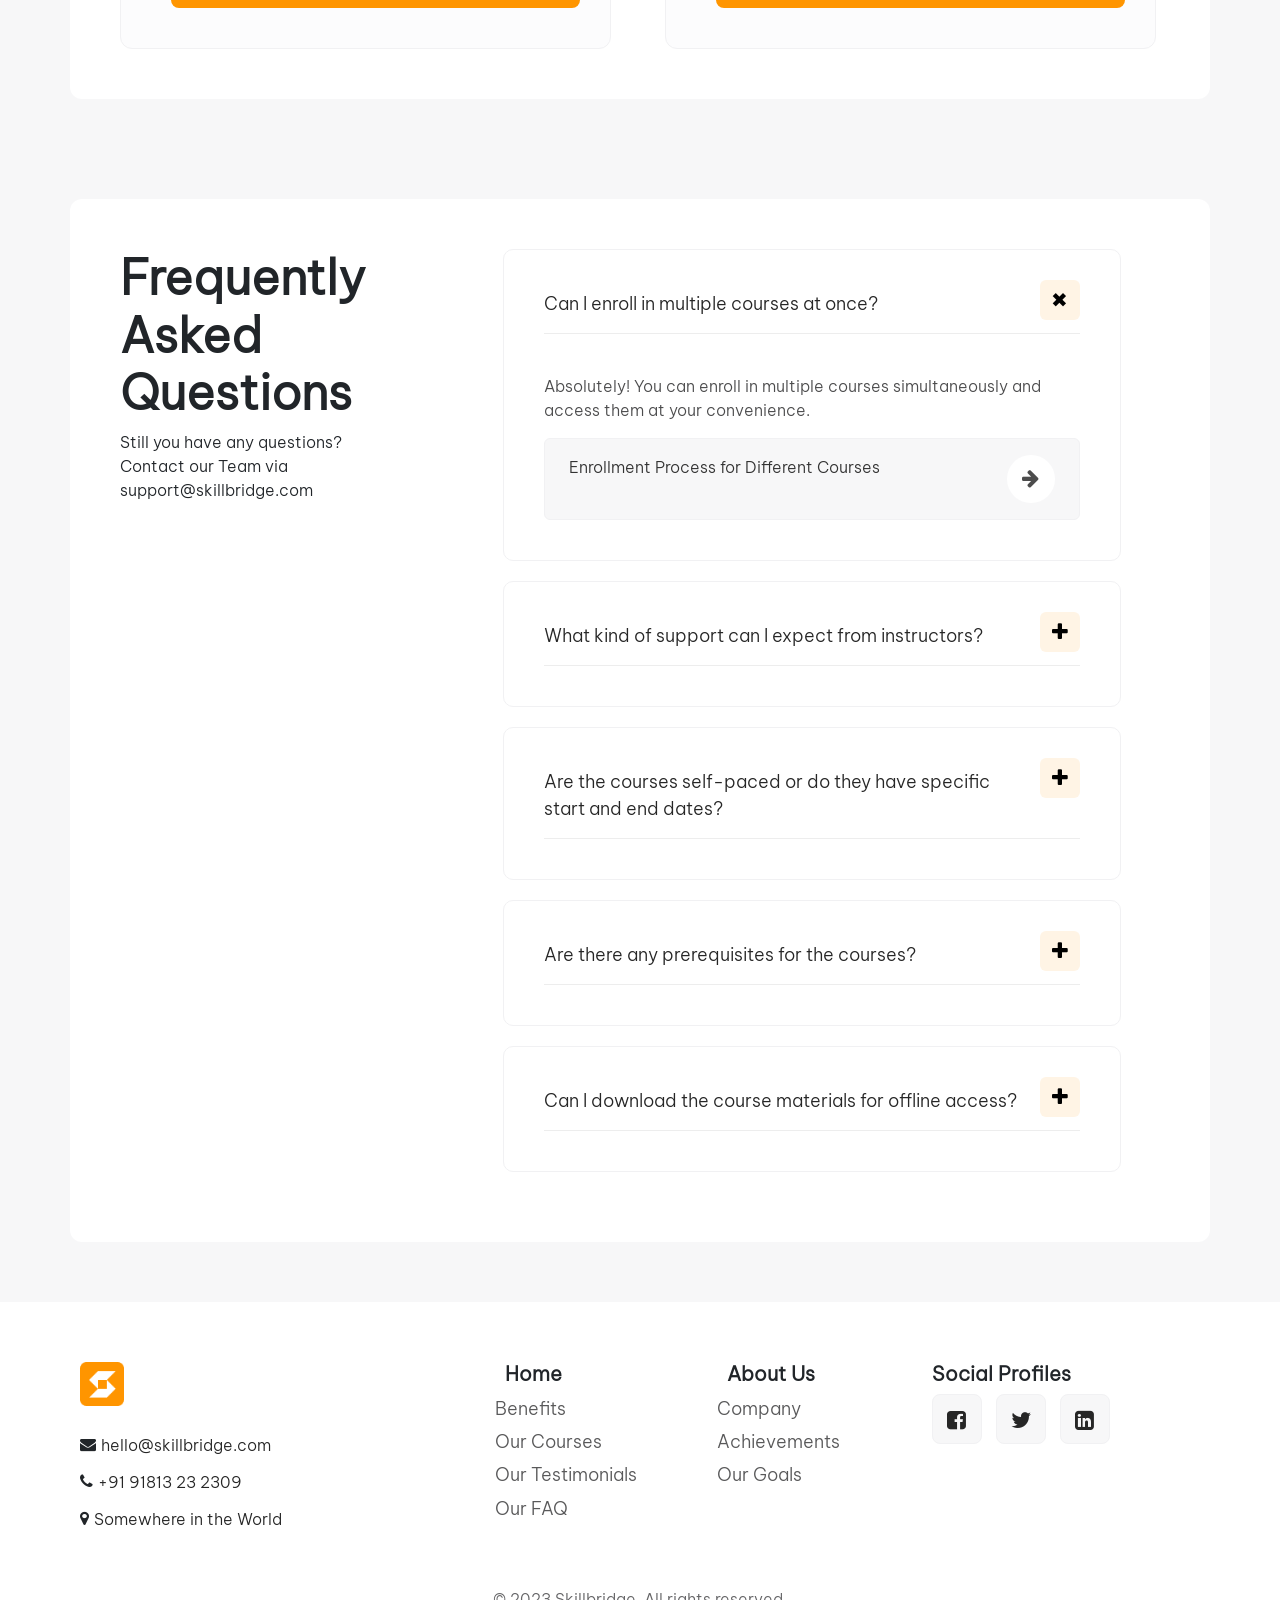
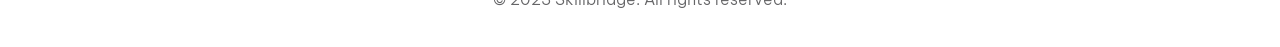
<file: pricing.html>
<!DOCTYPE html>
<html lang="en">
<head>
    <meta charset="UTF-8">
    <meta name="viewport" content="width=device-width, initial-scale=1.0">
    <title>Free Courses-Pricing</title>
    <link rel="stylesheet" href="css/font-awesome.min.css">
    <link rel="stylesheet" href="fonts/BeVietnamPro-Black.ttf">
    <link rel="stylesheet" href="css/bootstrap.min.css">
    <link rel="stylesheet" href="css/style.css">
    <link rel="stylesheet" href="css/courses.css">
    <link rel="stylesheet" href="css/pricing.css">
    <link rel="stylesheet" href="css/darkmode.css">
        <link rel="icon" type="image/x-icon" href="images/favicon.ico">

</head>
<body>

<!--load-page-->
     <div class="fixed-secreen-home">
            <img src="images/61fa30e18114819a29576391_online-ads.gif" alt="Student Coding" class="student-gif">
            <p>Loading, please wait...</p>     
    </div>
<!--header-->

    <header>
        <div class="top-banner " >
            <button class="mode-btn" title="Go back to top"><i class="fa fa-moon-o" aria-hidden="true"></i></button>
             <p>Free Courses  <i class="fa fa-star" aria-hidden="true" style="color: gold;"></i> Sale Ends Soon, Get It Now <i class="fa fa-arrow-right" aria-hidden="true"></i></p>
             
             
        </div>

        <!--Navbar-->
        
        <nav class="navbar navbar-expand-lg bg-body-tertiary nav-sec">
        <div class="container-fluid">
            <a class="navbar-brand" href="index.html"><img src="images/Logo (5).png"></a>
            <!--form-media-->
            <form class="d-flex form-media" role="search">
                <button class="btn btn-outline-success" ><a href="signUp.html">Sign Up</a></button>
                <button class="btn btn-outline-success " ><a href="login.html">Login</a></button>
            </form>
            <!--form-media-->
            <button class="navbar-toggler" type="button" data-bs-toggle="collapse" data-bs-target="#navbarSupportedContent" aria-controls="navbarSupportedContent" aria-expanded="false" aria-label="Toggle navigation">
            <span class="navbar-toggler-icon"></span>
            </button>
            
            <div class="collapse navbar-collapse" id="navbarSupportedContent">
            <ul class="navbar-nav me-auto mb-2 mb-lg-0">

                <li class="nav-item">
                <a class="nav-link " aria-current="page" href="index.html">Home</a>
                </li>
                <li class="nav-item">
                <a class="nav-link link " href="courses.html" target="_top">Courses</a>
                </li>
                <li class="nav-item">
                <a class="nav-link link" href="about.html">About Us</a>
                </li>
                <li class="nav-item">
                <a class="nav-link link active" href="pricing.html">Pricing</a>
                </li>
                <li class="nav-item">
                <a class="nav-link link" href="contact.html">Contact</a>
                </li>

            </ul>
            
            </div>
            <form class="d-flex form-lg buttons" role="search">
                <button class="btn btn-outline-success" ><a href="signUp.html">Sign Up</a></button>
                <button class="btn btn-outline-success " ><a href="login.html">Login</a></button>
            </form>
        </div>
        </nav>
        
    </header>

<!--sec-1-->
    <section class="sec-11">
        
        <div class="content-left">
            <h2>Our Pricings</h2>
        </div>
        <div class="content-right">
            <p>Welcome to SkillBridge's Pricing Plan page, where we offer two comprehensive options to cater to your needs: Free and Pro. We believe in providing flexible and affordable pricing options for our services. Whether you're an individual looking to enhance your skills or a business seeking professional development solutions, we have a plan that suits you. Explore our pricing options below and choose the one that best fits your requirements.</p>
        </div>
        
   
    </section>
<!--sec-7-->
    <section class="sec-7" id="Pricing">
        <div class="container">
            <div class="row">
                <div class="col-lg-4 col-md-4">
                    <div class="content-left">
                        <button id="btn-yearly">Yearly</button>
                        <button id="btn-monthly" class="active">Monthly</button>
                        
                    </div>
                </div>



                <div class="container-down monthly">
                <div class="col-lg-6 col-md-12 ">
                    
                        <div class=" content" >
                                <div class="content-up">
                                    <button>Free Plan</button>
                                    <h1>$0<sub>/month</sub></h1>
                                </div>
                               
                                <div class="content-down">
                                    <h3>Available Features</h3>
                        
                                    <div class="slies">
                                        <div>✔</div>
                                        <p>Access to selected free courses.</p>
                                    </div>
                                    <div class="slies">
                                        <div>✔</div>
                                        <p>Limited course materials and resources.</p>
                                    </div>
                                    <div class="slies">
                                       <div>✔</div>
                                        <p>Basic community support.</p>
                                    </div>
                                    <div class="slies">
                                       <div>✔</div>
                                        <p>No certification upon completion.</p>
                                    </div>
                                    <div class="slies">
                                        <div>✔</div>
                                        <p>Ad-supported platform.</p>
                                    </div>
                                    <div class="slies">
                                        <div class="pos">✖</div>
                                        <p>Access to exclusive Pro Plan community forums.</p>
                                    </div>
                                    <div class="slies">
                                        <div class="pos">✖</div>
                                        <p>Early access to new courses and updates.</p>
                                    </div>
                                </div>
                                <button class="go-btn" data-modal="#modalFree">Get Started</button>
                    
                        </div>
                </div>
                <div class="col-lg-6 col-md-12">
                    <div class="content " >
                                <div class="content-up">
                                    <button>Pro Plan</button>
                                    <h1>$79<sub>/month</sub></h1>
                                </div>
                               
                                <div class="content-down">
                                    <h3>Available Features</h3>
                        
                                    <div class="slies">
                                        <div>✔</div>
                                        <p>Unlimited access to all courses.</p>
                                    </div>
                                    <div class="slies">
                                        <div>✔</div>
                                        <p>Unlimited course materials and resources.</p>
                                    </div>
                                    <div class="slies">
                                        <div>✔</div>
                                        <p>Priority support from instructors.</p>
                                    </div>
                                    <div class="slies">
                                        <div>✔</div>
                                        <p>Course completion certificates.</p>
                                    </div>
                                    <div class="slies">
                                       <div>✔</div>
                                        <p>Ad-free experience.</p>
                                    </div>
                                    <div class="slies">
                                        <div>✔</div>
                                        <p>Access to exclusive Pro Plan community forums.</p>
                                    </div>
                                    <div class="slies">
                                        <div>✔</div>
                                        <p>Early access to new courses and updates.</p>
                                    </div>
                                </div>
                                <button class="go-btn" data-modal="#modalPro">Get Started</button>
                    
                        </div>
                        
                    
                </div>
                </div>

                <div class="container-down yearly" >
                        <div class="col-lg-6 col-md-12">
                            <div class="content">
                            <div class="content-up">
                                <button>Basic Yearly</button>
                                <h1>$0<sub>/year</sub></h1>
                            </div>

                            <div class="content-down">
                                <h3>Available Features</h3>

                                <div class="slies">
                                    <div>✔</div>
                                    <p>Access to selected free courses all year.</p>
                                </div>
                                <div class="slies">
                                    <div>✔</div>
                                    <p>Limited downloadable resources.</p>
                                </div>
                                <div class="slies">
                                <div>✔</div>
                                <p>Basic community support (email only).</p>
                                </div>
                                <div class="slies">
                                <div>✔</div>
                                <p>Ad-supported learning experience.</p>
                                </div>
                                <div class="slies">
                                <div>✔</div>
                                <p>Monthly newsletter with free learning tips.</p>
                                </div>
                                <div class="slies">
                                <div>✔</div>
                                <p>Access to selected live events once per quarter.</p>
                                </div>
                                <div class="slies">
                                <div class="pos">✖</div>
                                <p>Certificates upon completion.</p>
                                </div>
                                <div class="slies">
                                <div class="pos">✖</div>
                                <p>Access to premium discussions.</p>
                                </div>
                            </div>
                            <button class="go-btn" data-modal="#modalBasicYearly">Get Started</button>
                            </div>
                        </div>

                        <div class="col-lg-6 col-md-12">
                            <div class="content">
                            <div class="content-up">
                                <button>Pro Yearly</button>
                                <h1>$799<sub>/year</sub></h1>
                            </div>

                            <div class="content-down">
                                <h3>Available Features</h3>

                                <div class="slies">
                                <div>✔</div>
                                <p>Unlimited access to all current & future courses.</p>
                                </div>
                                <div class="slies">
                                <div>✔</div>
                                <p>Exclusive yearly webinars & workshops.</p>
                                </div>
                                <div class="slies">
                                <div>✔</div>
                                <p>1-on-1 mentoring sessions with instructors.</p>
                                </div>
                                <div class="slies">
                                <div>✔</div>
                                <p>Certificates with yearly validation.</p>
                                </div>
                                <div class="slies">
                                <div>✔</div>
                                <p>Access to downloadable premium resources.</p>
                                </div>
                                <div class="slies">
                                <div>✔</div>
                                <p>Exclusive Pro Community + Private groups.</p>
                                </div>
                                <div class="slies">
                                <div>✔</div>
                                <p>Early access to new courses and beta programs.</p>
                                </div>
                                <div class="slies">
                                <div>✔</div>
                                <p>Dedicated 24/7 priority support.</p>
                                </div>
                            </div>
                            <button class="go-btn" data-modal="#modalProYearly">Get Started</button>
                            </div>
                        </div>
                </div>

               
              
            </div>
        </div>

    
    </section>
<!--sec-8-->
    <section class="sec-8" id="FAQ">
        <div class="container">
            <div class="row">
                <div class="container-content">
                <div class="col-lg-4 col-md-12 ">
                    <div class="content-r ">
                        <h1>Frequently Asked Questions</h1>
                       <p>Still you have any questions? Contact our Team via support@skillbridge.com</p>
                       
                    </div>
                       
                </div>
                <div class="col-lg-8 col-md-12">
                    <div class="content-l " >
                                <div class="content-up">
                                    <div class="div-1">
                                        <p>Can I enroll in multiple courses at once?</p>
                                        <button id="close">✖</button>
                                    </div>
                                    <div class="div-2 q1" id="">
                                        <p>Absolutely! You can enroll in multiple courses simultaneously and access them at your convenience.</p>
                                    
                                        <div class="div-3" id="div-2">
                                            <p>Enrollment Process for Different Courses</p>
                                            <button><i class="fa fa-arrow-right" aria-hidden="true"></i></button>
                                        </div>
                                   </div>
                                </div>



                                <div class="content-up">
                                    <div class="div-1">
                                        <p>What kind of support can I expect from instructors?</p>
                                        <button id="open-q2"><i class="fa fa-plus" aria-hidden="true"></i></button>
                                    </div>
                                    <div class="div-2 q2" id="">
                                        <p>Our instructors provide personalized guidance, answer questions promptly, and offer feedback on assignments to ensure you stay on track.</p>
                                    
                                        <div class="div-3" id="div-2">
                                            <p>Instructor Support Details</p>
                                            <button><i class="fa fa-arrow-right" aria-hidden="true"></i></button>
                                        </div>
                                   </div>
                                </div>
                                

                                <div class="content-up">
                                    <div class="div-1">
                                        <p>Are the courses self-paced or do they have specific<br> start and end dates?</p>
                                        <button id="open-q3"><i class="fa fa-plus" aria-hidden="true"></i></button>
                                    </div>
                                    <div class="div-2 q3" id="">
                                        <p>Most courses are self-paced, allowing you to learn at your own speed. Some courses may have scheduled sessions or deadlines, which will be clearly indicated.</p>
                                    
                                        <div class="div-3" id="div-2">
                                            <p>Course Schedule Details</p>
                                            <button><i class="fa fa-arrow-right" aria-hidden="true"></i></button>
                                        </div>
                                   </div>
                                </div>

                                <div class="content-up">
                                    <div class="div-1">
                                        <p>Are there any prerequisites for the courses?</p>
                                        <button id="open-q4"><i class="fa fa-plus" aria-hidden="true"></i></button>
                                    </div>
                                    <div class="div-2 q4" id="">
                                        <p>Some courses may require basic knowledge or skills, but we clearly mention any prerequisites before enrollment so you can prepare accordingly.</p>
                                    
                                        <div class="div-3" id="div-2">
                                            <p>Prerequisites Information</p>
                                            <button><i class="fa fa-arrow-right" aria-hidden="true"></i></button>
                                        </div>
                                   </div>
                                </div>

                                <div class="content-up">
                                    <div class="div-1">
                                        <p>Can I download the course materials for offline access?</p>
                                        <button id="open-q5"><i class="fa fa-plus" aria-hidden="true"></i></button>
                                    </div>
                                    <div class="div-2 q5" id="">
                                        <p>Yes, most course materials including videos, PDFs, and assignments can be downloaded for offline study.</p>
                                    
                                        <div class="div-3" id="div-2">
                                            <p>Offline Access Options</p>
                                            <button><i class="fa fa-arrow-right" aria-hidden="true"></i></button>
                                        </div>
                                   </div>
                                </div>


                                
                    
                        </div>
                        
                    
                </div>
                </div>
              
            </div>
        </div>

    
    </section>


<!-- Modal Free Plan -->
<div id="modalFree" class="modal">
    <div class="modal-content">
        <div class="close-cover"><span class="close">✖</span></div>
        <h2>Free Plan Payment</h2>
        <p>Complete your registration for the Free Plan:</p>
        <form>
            <input type="text" placeholder="Full Name" required>
            <input type="email" placeholder="Email" required>
            <button type="submit">Register</button>
        </form>
    </div>
</div>

<!-- Modal Pro Plan -->
<div id="modalPro" class="modal">
    <div class="modal-content">
        <div class="close-cover"><span class="close">✖</span></div>
        <h2>Pro Plan Payment</h2>
        <p>Complete your payment for the Pro Plan:</p>
        <form>
            <input type="text" placeholder="Full Name" required>
            <input type="email" placeholder="Email" required>
            <input type="text" placeholder="Card Number" required>
            <input type="text" placeholder="Expiry MM/YY" required>
            <input type="text" placeholder="CVV" required>
            <button type="submit">Pay Now</button>
        </form>
    </div>
</div>

<!-- Modal Basic Yearly -->
<div id="modalBasicYearly" class="modal">
    <div class="modal-content">
        <div class="close-cover"><span class="close">✖</span></div>
        <h2>Basic Yearly Registration</h2>
        <p>Complete your registration for the Basic Yearly Plan:</p>
        <form>
            <input type="text" placeholder="Full Name" required>
            <input type="email" placeholder="Email" required>
            <button type="submit">Register</button>
        </form>
    </div>
</div>

<!-- Modal Pro Yearly -->
<div id="modalProYearly" class="modal">
    <div class="modal-content">
        <span class="close">✖</span>
        <h2>Pro Yearly Payment</h2>
        <p>Complete your payment for the Pro Yearly Plan:</p>
        <form>
            <input type="text" placeholder="Full Name" required>
            <input type="email" placeholder="Email" required>
            <input type="text" placeholder="Card Number" required>
            <input type="text" placeholder="Expiry MM/YY" required>
            <input type="text" placeholder="CVV" required>
            <button type="submit">Pay Now</button>
        </form>
    </div>
</div>
<!---footer-->
    <footer>
        <div class="foot-up">
           <div class="foot-left">
                <a href="index.html"><img src="images/Logo (5).png"></a>
                <div>
                    <i class="fa fa-envelope" aria-hidden="true"></i>
                    <p><a href="hello@skillbridge.com">hello@skillbridge.com</a> </p>
                </div>
                <div>
                    <i class="fa fa-phone icon" aria-hidden="true"></i>
                    <p><a href="+91 00000 00000">+91 91813 23 2309</a></p>
                </div>
                <div>
                    <i class="fa fa-map-marker icon" aria-hidden="true"></i>
                    <p><a href="https://www.google.com/maps/place/Gaza">Somewhere in the World</a></p>
                </div>
            </div>


            <div class="foot-right">
                    <div class="div-1">
                        <h2>Home</h2>
                        <ul>
                            <li><a href="index.html #Benefits">Benefits</a></li>
                            <li><a href="index.html #Courses">Our Courses</a></li>
                            <li><a href="index.html #Testimonials">Our Testimonials</a></li>
                            <li><a href="index.html #FAQ">Our FAQ</a></li>
                        </ul>
                    </div>
                    <div class="div-2">
                        
                        <h2>About Us</h2>
                        <ul>
                            <li>Company</li>
                            <li><a href="about.html #achievements">Achievements</a></li>
                            <li><a href="about.html #goals">Our Goals</a></li>
                        </ul>
                        
                    </div>
                    
            </div>

              <div class="div-3">
                    <h2>Social Profiles</h2>
                    <div class="icon">
                        <a href="http://www.facebook.com/FreeCourses" target="_blank">
                            <i class="fa fa-facebook-square facebook" aria-hidden="true" title="http://www.facebook.com/FreeCourses"></i>
                        </a>
                        
                    </div>
                    <div class="icon">
                       <a href="http://www.twitter.com/FreeCourses" target="_blank">
                        <i class="fa fa-twitter twitter" aria-hidden="true" title="http://www.twitter.com/FreeCourses"></i>
                       </a>
                    </div>
                    <div class="icon">
                        <a href="http://www.linkedin.com/FreeCourses" target="_blank">
                         <i class="fa fa-linkedin-square linkedin" aria-hidden="true" title="http://www.linkedin.com/FreeCourses"></i>
 
                        </a>
                    </div>

            </div>
        </div>
            
        
        <p class="foot-down">© 2023 Skillbridge. All rights reserved.</p>
    </footer>

    <script src="js/jQuery.js"></script>
    <script src="js/bootstrap.min.js"></script>
    <script src="js/pricing.js"></script>
    <script src="js/main.js"></script>
    <script src="js/darkmode.js"></script>
</body>
</html>
</file>
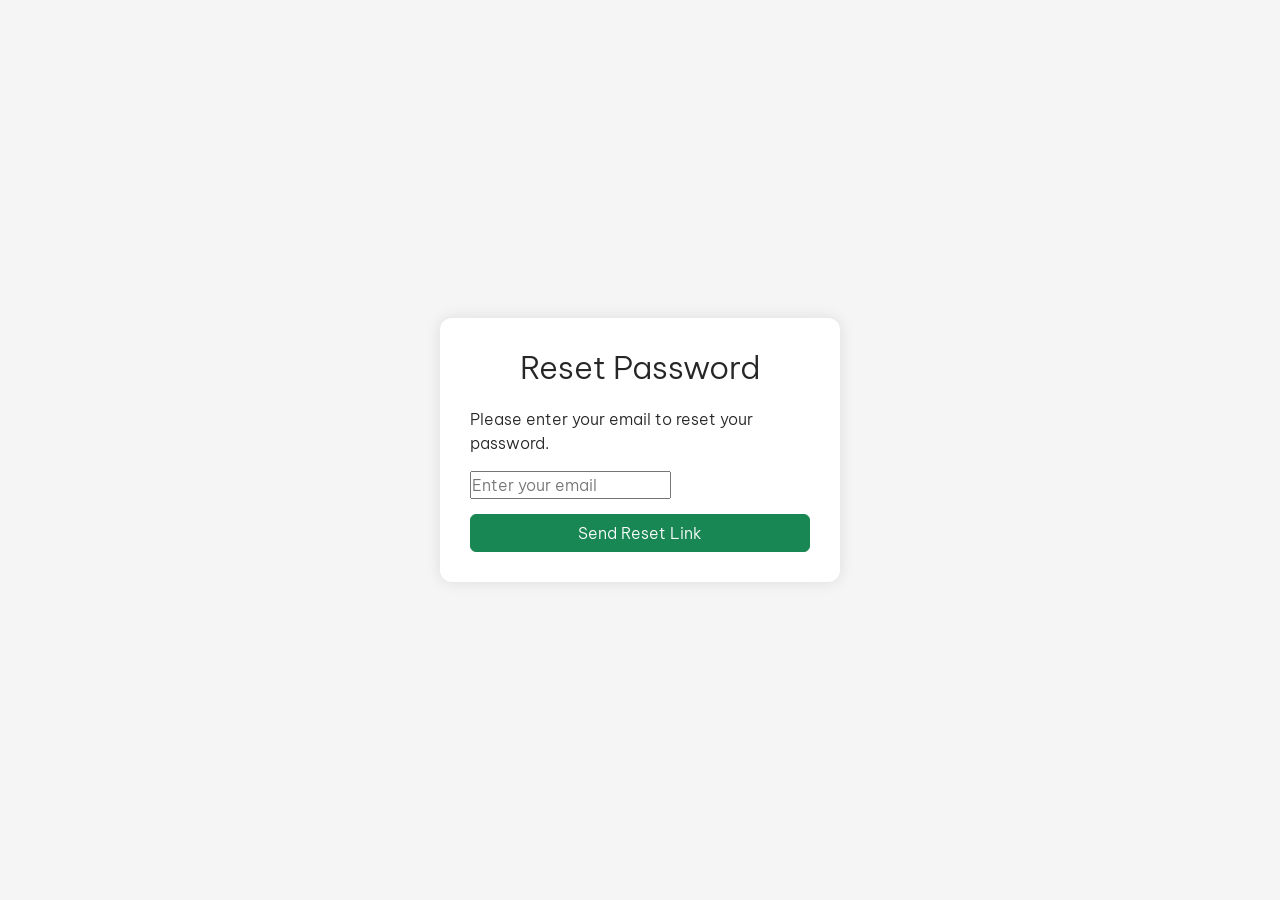
<file: reset-password.html>
<!DOCTYPE html>
<html lang="en">
<head>
    <meta charset="UTF-8">
    <meta name="viewport" content="width=device-width, initial-scale=1.0">
    <title>Reset-passowrd</title>
    <link rel="stylesheet" href="css/bootstrap.min.css">
    <link rel="stylesheet" href="css/font-awesome.min.css">
    <link rel="stylesheet" href="fonts/BeVietnamPro-Black.ttf">
    <link rel="stylesheet" href="css/darkmode.css">
    <link rel="stylesheet" href="css/login.css">
        <link rel="icon" type="image/x-icon" href="images/favicon.ico">

</head>
<body>
    <section class="sec-reset-pass">

        <div class="reset-form">
          <h2>Reset Password</h2>
          <p>Please enter your email to reset your password.</p>

        <form id="resetForm">
          <div class="input-group">
            <input type="email" class="email" placeholder="Enter your email" required>
          </div>
          <button type="submit" class="btn btn-success">Send Reset Link</button>
          <p class="error-msg"></p>
          <p class="success-msg">✅ A password reset link has been sent to your email!</p>
        </form>


          
        </div>
      </section>
            



    <script src="js/jQuery.js"></script>
    <script src="js/bootstrap.min.js"></script>
    <script src="js/reset-password.js"></script>
    <script src="js/darkmode.js"></script>
</body>
</html>
</file>
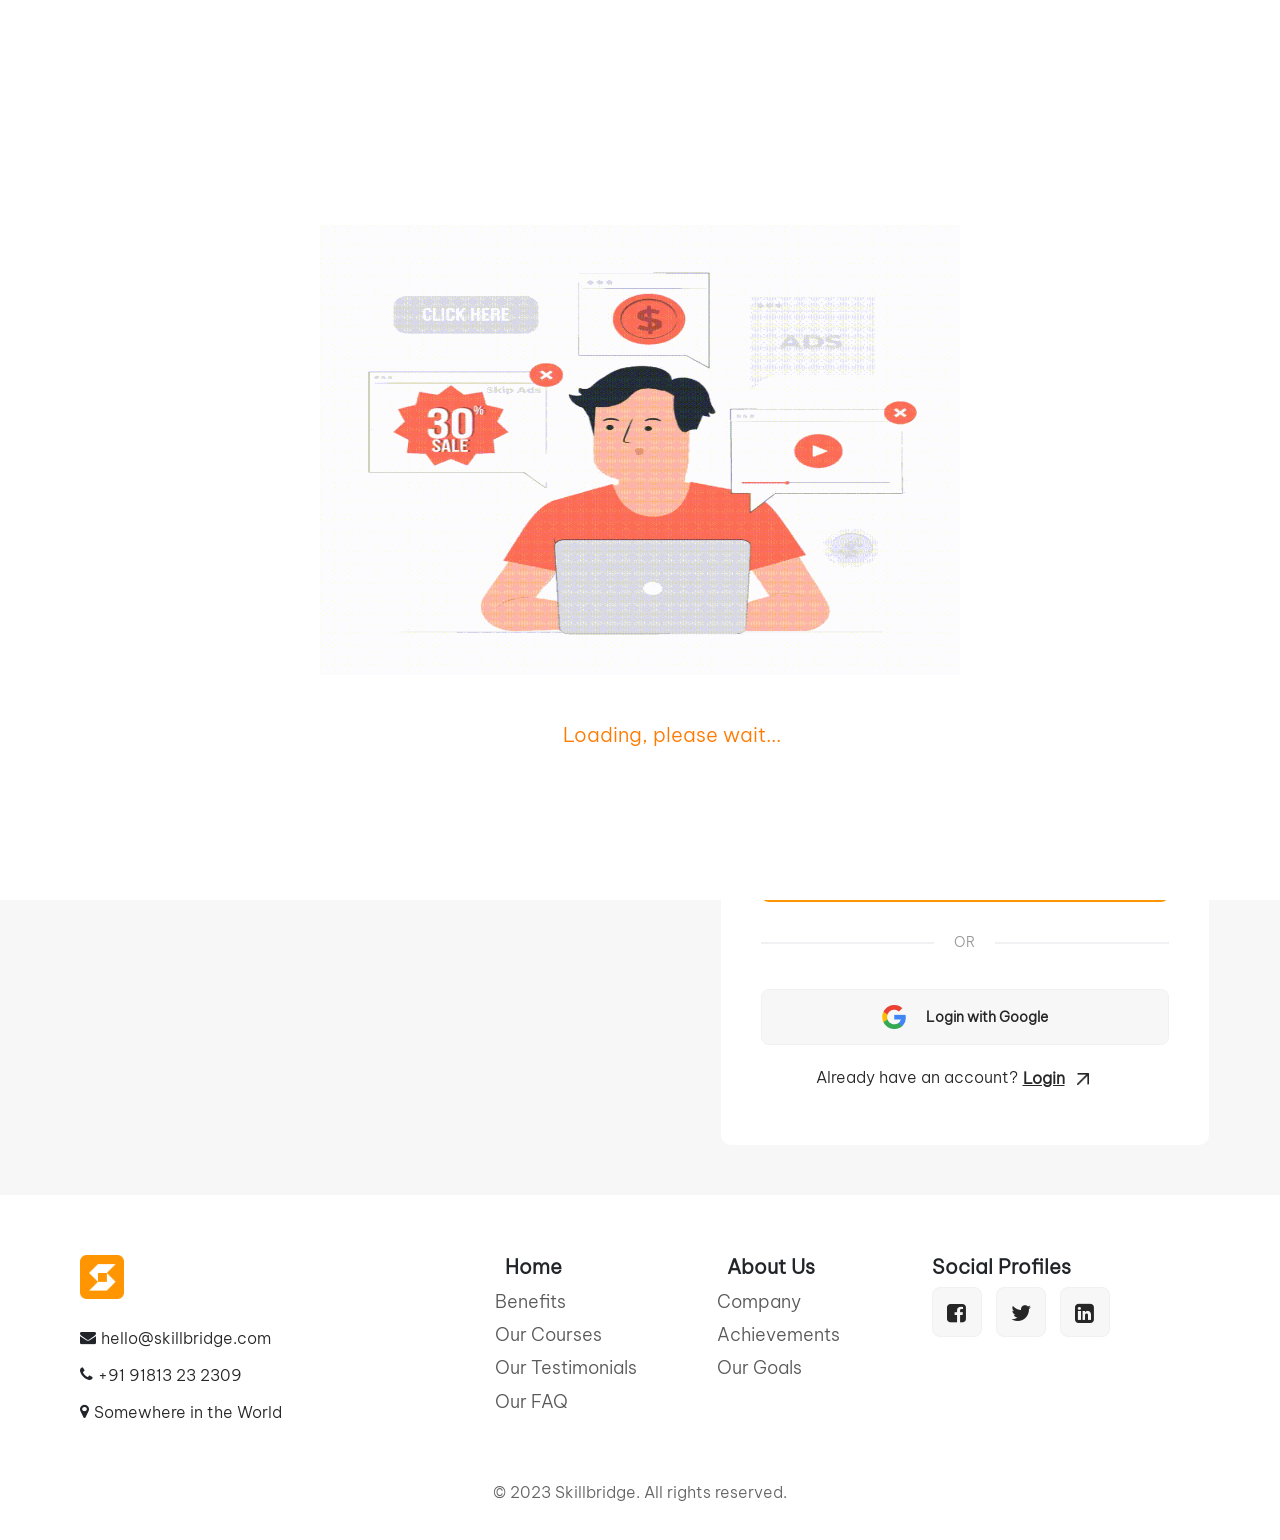
<file: signUp.html>
<!DOCTYPE html>
<html lang="en">
<head>
    <meta charset="UTF-8">
    <meta name="viewport" content="width=device-width, initial-scale=1.0">
    <title>Free Courses-Sign-up</title>
    <link rel="stylesheet" href="css/owl.carousel.min.css">
        <link rel="stylesheet" href="css/bootstrap.min.css">
        
    <link rel="stylesheet" href="css/font-awesome.min.css">
    <link rel="stylesheet" href="fonts/BeVietnamPro-Black.ttf">
    <link rel="stylesheet" href="css/style.css">
    <link rel="stylesheet" href="css/login.css">
    <link rel="stylesheet" href="css/signUp.css">
    <link rel="stylesheet" href="css/darkmode.css">
        <link rel="icon" type="image/x-icon" href="images/favicon.ico">

</head>
<body>
    
<!--load-page-->
     <div class="fixed-secreen-home">
            <img src="images/61fa30e18114819a29576391_online-ads.gif" alt="Student Coding" class="student-gif">
            <p>Loading, please wait...</p>     
    </div>
<!--header-->
    <header>
        <div class="top-banner" >
            <button class="mode-btn" title="Change Mode"><i class="fa fa-moon-o" aria-hidden="true"></i></button>
             <p>Free Courses  <i class="fa fa-star" aria-hidden="true" style="color: gold;"></i> Sale Ends Soon, Get It Now <i class="fa fa-arrow-right" aria-hidden="true"></i></p>
             
             
        </div>

        <!--Navbar-->
        
        <nav class="navbar navbar-expand-lg bg-body-tertiary nav-sec">
        <div class="container-fluid">
            <a class="navbar-brand" href="index.html"><img src="images/Logo (5).png"></a>
            <!--form-media-->
            <form class="d-flex form-media" role="search">
                 <button class="btn btn-outline-success active" ><a href="signUp.html">Sign Up</a></button>
                <button class="btn btn-outline-success btn1" ><a href="login.html">Login</a></button>
            </form>
            <!--form-media-->
            <button class="navbar-toggler" type="button" data-bs-toggle="collapse" data-bs-target="#navbarSupportedContent" aria-controls="navbarSupportedContent" aria-expanded="false" aria-label="Toggle navigation">
            <span class="navbar-toggler-icon"></span>
            </button>
            
            <div class="collapse navbar-collapse" id="navbarSupportedContent">
            <ul class="navbar-nav me-auto mb-2 mb-lg-0">

                <li class="nav-item">
                <a class="nav-link link" aria-current="page" href="index.html">Home</a>
                </li>
                <li class="nav-item">
                <a class="nav-link link" href="courses.html">Courses</a>
                </li>
                <li class="nav-item">
                <a class="nav-link link" href="about.html">About Us</a>
                </li>
                <li class="nav-item">
                <a class="nav-link link" href="pricing.html">Pricing</a>
                </li>
                <li class="nav-item">
                <a class="nav-link link" href="contact.html">Contact</a>
                </li>

            </ul>
            
            </div>
            <form class="d-flex form-lg buttons" role="search">
                <button class="btn btn-outline-success active"><a href="signUp.html">Sign Up</a></button>
                <button class="btn btn-outline-success btn1" ><a href="login.html">Login</a></button>
            </form>
        </div>
        </nav>
        
    </header>

<!--body-login-->
<section class="signUp-sec ">
    <div class="perant">
        <div class="child-1">
            <div class="up">
                <h1>Students Testimonials</h1>
                <p>Lorem ipsum dolor sit amet consectetur. Tempus tincidunt etiam eget elit id imperdiet et. Cras eu sit dignissim lorem nibh et. Ac cum eget habitasse in velit fringilla feugiat senectus in.</p>
            </div>
            <div class="down">
               <div class="owl-carousel owl-theme">
                        <div> 
                             <div class="card content">
                                                <div class="content-up">
                                                    <p>The web design course provided a solid foundation for me. The instructors were knowledgeable and supportive, and the interactive learning environment was engaging. I highly recommend it!</p>
                                                </div>
                                            
                                                <div class="content-down">
                                                    <div class="content-name">
                                                        <img src="images/girl1.png">
                                                        <h1>Sarah L</h1>
                                                    </div>
                                                    
                                                    <button>Read Full Story</button>
                                                </div>
                                            </div>
                        </div>
                        <div> 
                             <div class="card content" >
                                            <div class="content-up">
                                                <p>The UI/UX design course exceeded my expectations. The instructor's expertise and practical assignments helped me improve my design skills. I feel more confident in my career now. Thank you!</p>
                                            </div>
                                        
                                            <div class="content-down">
                                                <div class="content-name">
                                                    <img src="images/boy1.png">
                                                    <h1>Jason M</h1>
                                                </div>
                                                
                                                <button>Read Full Story</button>
                                            </div>
                                        </div>
                        </div>
                        <div>
                             <div class="card content" >
                                                <div class="content-up">
                                                    <p>The mobile app development course was fantastic! The step-by-step tutorials and hands-on projects helped me grasp the concepts easily. I'm now building my own app. Great course!</p>
                                                </div>
                                            
                                                <div class="content-down">
                                                    <div class="content-name">
                                                        <img src="images/girl2.png">
                                                        <h1>Emily R</h1>
                                                    </div>
                                                    
                                                    <button>Read Full Story</button>
                                                </div>
                                            </div>
                        </div>
                        <div>
                             <div class="card content">
                                            <div class="content-up">
                                                <p>I enrolled in the graphic design course as a beginner, and it was the perfect starting point. The instructor's guidance and feedback improved my design abilities significantly. I'm grateful for this course!</p>
                                            </div>
                                        
                                            <div class="content-down">
                                                <div class="content-name">
                                                    <img src="images/boy2.png">
                                                    <h1>Michael K</h1>
                                                </div>
                                                
                                                <button>Read Full Story</button>
                                            </div>
                                        </div>
                        </div>
                        
                </div>
            </div>
        </div>



        <div class="child-2">
            <div class="up">
                <h1>Sign Up</h1>
                <p>Create an account to unlock exclusive features.</p>
            </div>


            
            <form>
                <div class="content">
                    <div class="input-group">
                        <label>Full Name</label>
                        <input type="text" placeholder="Enter your Name" class="full-name">
                    </div>
                    <div class="input-group">
                        <label>Email</label>
                        <input type="email" placeholder="Enter your Email" class="email">
                    </div>

                    <div class="input-group input-group-pass">
                        <label>Password</label>
                        <input type="password" placeholder="Enter your Password" class="pass">

                        <i class="fa fa-eye-slash togglePass" aria-hidden="true"></i>
                        
                    </div>
                    
                    <label class="checkbox">
                        <input type="checkbox" id="termsCheckbox">
                        I agree with 
                        <a href="#" id="showTerms"> Terms of Use</a> and 
                        <a href="#" id="showPrivacy"> Privacy Policy</a>
                    </label>
                    <button type="submit">Sign Up</button>
                </div>
            </form>


            <div class="or">
                <span></span>
                <p>OR</p>
                <span></span>
            </div>


            <div class="login-by-google">
                <img src="images/google-icon.png">
                <a href="">Login with Google</a>
            </div>


            <div class="down">
                <p>Already have an account? </p>
                <a href="login.html">Login</a>
                <img src="images/arrow.png">
                <i></i>
            </div>
        </div>
    </div>
</section>


<div id="Terms-modal" class="modal">
    <div class="modal-content">
        <span class="close">✖</span>
        <h2 id="modalTitle">Terms of Use</h2>
        <p id="modalText">
            <p>Welcome to our platform!</p>
            <p>By accessing or using this website, you agree to comply with and be bound by the following Terms of Use.
            Please read them carefully before proceeding.</p>

            <h2>1. Account Responsibility:</h2>
             <p>You are responsible for maintaining the confidentiality of your account information and all activities that occur under your account.</p>
            <h2>2. Use of Content:</h2>
             <p>All courses, materials, and resources on this site are provided for personal, educational use only. Reproduction or redistribution without permission is prohibited.</p>
            
             <h2>3. Payments and Refunds:</h2>
             <p>If applicable, course payments are non-refundable once access to the content is granted, unless otherwise stated.</p>
                
             <h2>4. Prohibited Activities:</h2>
             <p>You agree not to use this platform for any illegal, abusive, or unauthorized purposes.</p>

             <h2>5. Changes to Terms:</h2>
             <p>We reserve the right to modify or update these Terms at any time. Continued use of the site means you accept any changes.</p>

             <h2>6. Contact:</h2>
             <p>For any questions about these Terms, please contact us at: support@example.com</p>


        </p>
    </div>
</div>
<div id="Privacy-modal" class="modal">
    <div class="modal-content">
        <div class="close-cover"><span class="close">✖</span></div>
        <h2 id="modalTitle">Privacy Policy</h2>
        <p id="modalText">
            <p>Your privacy matters to us.</p>
            <p>This Privacy Policy explains how we collect, use, and protect your personal information when you use our website and services.<p>

            <h2>1. Information We Collect:</h2>
             <p>We may collect personal details such as your name, email address, and phone number when you register, enroll in a course, or contact us.</p>

            <h2>2. How We Use Your Information:</h2>
             <p>Your information is used to improve our services, provide support, send important updates, and deliver a personalized learning experience.</p>
            
             <h2>3. Data Protection:</h2>
             <p>We apply appropriate technical and organizational measures to protect your data from unauthorized access, loss, or misuse.</p>
                
             <h2>4. Cookies:</h2>
             <p>Our website uses cookies to enhance your browsing experience and analyze site performance. You can disable cookies in your browser settings if you prefer.</p>

             <h2>5. Third-Party Services:</h2>
             <p>We may use trusted third-party tools (such as payment gateways or analytics providers) that follow strict data protection policies.</p>

             <h2>6. Your Rights:</h2>
             <p>You have the right to access, modify, or request deletion of your personal information by contacting us at privacy@example.com<p>

            <h2>7. Policy Updates:</h2>
             <p>We may update this Privacy Policy occasionally. Please check this page periodically for any changes.<p>


        </p>
    </div>
</div>
<!---footer-->
    <footer>
        <div class="foot-up">
           <div class="foot-left">
                <a href="index.html"><img src="images/Logo (5).png"></a>
                <div>
                    <i class="fa fa-envelope" aria-hidden="true"></i>
                    <p><a href="hello@skillbridge.com">hello@skillbridge.com</a> </p>
                </div>
                <div>
                    <i class="fa fa-phone icon" aria-hidden="true"></i>
                    <p><a href="+91 00000 00000">+91 91813 23 2309</a></p>
                </div>
                <div>
                    <i class="fa fa-map-marker icon" aria-hidden="true"></i>
                    <p><a href="https://www.google.com/maps/place/Gaza">Somewhere in the World</a></p>
                </div>
            </div>


            <div class="foot-right">
                    <div class="div-1">
                        <h2>Home</h2>
                        <ul>
                            <li><a href="index.html #Benefits">Benefits</a></li>
                            <li><a href="index.html #Courses">Our Courses</a></li>
                            <li><a href="index.html #Testimonials">Our Testimonials</a></li>
                            <li><a href="index.html #FAQ">Our FAQ</a></li>
                        </ul>
                    </div>
                    <div class="div-2">
                        
                        <h2>About Us</h2>
                        <ul>
                            <li>Company</li>
                            <li><a href="about.html #achievements">Achievements</a></li>
                            <li><a href="about.html #goals">Our Goals</a></li>
                        </ul>
                        
                    </div>
                    
            </div>

              <div class="div-3">
                    <h2>Social Profiles</h2>
                    <div class="icon">
                        <a href="http://www.facebook.com/FreeCourses" target="_blank">
                            <i class="fa fa-facebook-square facebook" aria-hidden="true" title="http://www.facebook.com/FreeCourses"></i>
                        </a>
                        
                    </div>
                    <div class="icon">
                       <a href="http://www.twitter.com/FreeCourses" target="_blank">
                        <i class="fa fa-twitter twitter" aria-hidden="true" title="http://www.twitter.com/FreeCourses"></i>
                       </a>
                    </div>
                    <div class="icon">
                        <a href="http://www.linkedin.com/FreeCourses" target="_blank">
                         <i class="fa fa-linkedin-square linkedin" aria-hidden="true" title="http://www.linkedin.com/FreeCourses"></i>
 
                        </a>
                    </div>

            </div>
        </div>
            
        
        <p class="foot-down">© 2023 Skillbridge. All rights reserved.</p>
    </footer>



        <script src="js/jQuery.js"></script>
    <script src="js/owl.carousel.min.js"></script>
    <script src="js/bootstrap.min.js"></script>
    <script src="js/signup.js"></script>
    <script src="js/main.js"></script>
    <script src="js/darkmode.js"></script>
    
</body>
</html>
</file>
<file: css/darkmode.css>
/*Dark mode*/
.dark {
/*   background: linear-gradient(135deg, #1b1b1b, #333);

 */  background-color: black;
 color: #fff;
}
.dark .fixed-secreen-home{
    background-color: black;
   
}
.dark .fixed-secreen-home p{
    color: #f77022;

}
.dark .mode-btn{
    color: black;
}

.dark .navbar-toggler-icon {
    filter: invert(1); 
}
.dark .nav-sec{
    background-color: transparent !important;
    color: white !important;
    border-bottom: 0.5px solid #303030 ;
}
.dark .nav-sec button a{
    text-decoration: none;
    background: none;
    color:white ;
}
.dark .navbar-expand-lg .navbar-nav .nav-link {
    color: white;
}
.dark .navbar-expand-lg .navbar-nav .nav-link:hover,
.navbar-expand-lg .navbar-nav .nav-link:focus {
    background: #FF9500;
    


}
.dark .active{
 background: #FF9500;
}
/*hero-sec*/
.dark .hero-section .container .top-p{
   background-color:black ;
}
.dark .hero-section .buttons button{
    background-color: black;
    a{
       color: white; 
    }
    
}
.dark .sec-cards .cards{
    background-color: black;
}
.dark .sec-cards .cards .card{
    background-color: #262626;
}

/*sec-4*/
.dark .content-left button{
    background-color: black;
    border: none;
    a{
        color: white;
    }
    
}
.dark .sec-4 .content{
    background-color: #262626;
    color: white;
    box-shadow:1px 1px 5px 1px white;
}
.dark .sec-4 .content h1,
.dark .sec-4 .content div h3,
.dark .sec-5 .content h5{
    color: white;
}
.dark .sec-4 .content .icon{
    background-color: black;
    border: none;
    i{
        color: white;
    }
}

.dark .sec-4 .content  p{
    color: rgb(153, 149, 149);
}
/*sec-5*/
 .dark .sec-5 .content,
 .dark .sec-6 .content{
background-color: #262626;
color: rgb(153, 149, 149);
    box-shadow:1px 1px 5px 1px white;

}
.dark .sec-5 .content .content-up button,
.dark .sec-5 .content .btn{
    background-color: black;
    color: white;
    border: none;
    a{
        color: white;
    }
}
/*sec-6*/
.dark .sec-6 .content .content-down{
    background-color: #1f1e1e;
}
.dark .sec-6 .content .content-down button{
    background-color: black;
    color: rgb(153, 149, 149);
    border: none;
}
.dark .modal-content{
    background-color: black;
    color: white;
    box-shadow:1px 1px 5px 1px white;
}
/*sec-7*/
.dark .sec-7 .content-left{
    background-color: black;
    color: white;
    a{
        color: white;
    }
}
.dark .sec-7 .active{
        color: white;
        background-color: #FF9500;
    
}
.dark #btn-monthly,
.dark #btn-yearly{
    color: white !important;
}
.dark .sec-7 .content{
    background-color: #262626;
    color: #262626;
}
.dark .sec-7 .content .content-up,
.dark .sec-8  .content-l .content-down .slies p{
    color: white;
}
.dark .sec-7 .container-down{
    background-color: black;
    box-shadow:1px 1px 5px 1px white;

}
.dark .sec-7 .container-down .content-up button,
.dark .sec-8  .content-l .content-down .slies button{
    background-color: black;
    color: white;
}
.dark .sec-7 .container-down .content-down{
    background-color: black;
    color: white;
}
.dark .sec-7 .container-down .content-down .slies div{
    background-color: #333;
}
.dark .sec-7 .container-down .go-btn:hover{
    background-color: black;
}
/*secc-8*/
.dark .sec-8 .container-content{
    background-color: black;
    box-shadow:1px 1px 5px 1px white;
}
.dark .sec-8 .content-r{
    color: white;
}
.dark .sec-8 .content-r button{
    background-color: #333;
    a{
        color: white;
    }
    
}
.dark .sec-8  .content-l .content-up{
    background-color: #333;
    color: white;
}

.dark .sec-8  .content-l .content-up  .div-1 p,
.dark .sec-8  .content-l .content-up  .div-1 button,
.dark .sec-8  .content-l .content-up  .div-2 p{
    color: white;
}
.dark .sec-8  .content-l .content-up  .div-1 button,
.dark .sec-8  .content-l .content-up  .div-3{
    background-color: black;
}
/*footer*/
.dark footer{
    background-color: #181818;
}
.dark footer i{
    color: white;
}
.dark .foot-up .foot-left a{
    color: white;
}
.dark .foot-up .div-3 .icon i{
    color: white;
}
.dark .foot-up .div-3 .icon{
    background-color: black;
    
}
/*-----------courses-page---------------*/
.dark .sec-11 .content-left h2{
    color: white !important;
}
.dark .sec-12 .div-up .up .up-right{
    color: #262626;
}
.dark .sec-12 .div-down{
    border: 1px solid #262626;
}
.dark .sec-12 .div-down .up {
    color: #262626;
}
.dark .sec-12 .div-down .down{
    background-color: #262626;
    h1,
    p{
         color: white;
    }
   
}
/*-----------------about-page------------------*/
.dark .sec-cards .content-up h1,
.dark .sec-cards .content-up p{
    color: white;
}
/* .dark .sec-final .img-dark{
    display: block;
} */
.dark .sec-final .img-light{
    display: none;
}

/*-----------contact-page--------------*/
.dark .contact-sec {
    background-color: black;
    color: white;
}
.dark .contact-sec .contact-right{
    border-right: 1px solid #262626;

}

.dark .contact-sec .contact-left .icon,
.dark .contact-sec .contact-left .icons{
    color: white;
    background-color: #262626;
}
.dark .contact-sec .contact-left .icons{
    padding:5px;
    margin-bottom: 20px;
}

.dark .contact-sec .contact-right .up-sec .input-group label,
.dark .contact-sec .contact-right .down-sec .input-group label{
color: white;

}
/*0---------------pricing page*/
.dark .modal form input {
    background-color: #333;
}

/*------Couers1-------*/
.dark .content-sec .card-body .card{
    background-color: #262626;
   
    h4{
        color: white;
    }
}
.dark .content-sec .card-body .card .card-left p{
    color: white;
}


/*------------------login-------------------*/
.dark header .nav-sec button a{
    color: white !important;
}

.dark .login-sec .child-1 .up h1,
.dark .login-sec .child-1 .up p,
.dark .signUp-sec .child-1 .up h1,
.dark .signUp-sec .child-1 .up p{
    color: white;
}
.dark .owl-nav button i{
    color: #262626;
}

.dark  .child-1 .down{
    box-shadow:1px 1px 3px 1px white;
}
/**/
.dark  .sec-reset-pass{
  background: black;
}

.dark .reset-form{
    background-color: black;
    box-shadow:1px 1px 5px 1px white;
    color: white;
}

/* ===========================================courses page-------------------------------------------*/
.dark .sec-11{
        border-bottom: 1px solid #303030;

}
.dark .sec-12{
    background-color: black;
    box-shadow:1px 1px 5px 1px white;
}
.dark .sec-12 .div-up .up .up-right h1,
.dark .sec-12 .div-up .up p,
.dark .sec-12 .div-up .down h2,
.dark .sec-12 .div-down h1,
.dark .sec-12 .div-down .down h1,
.dark .sec-12 .div-down .down p,
.dark .sec-12 .div-up .down button{
    color: white;
}
.dark .sec-12 .div-up .down button,
.dark .sec-12 .div-up .up-left button{
    background-color: #333;
    border: none;
    a{
        color: white;
    }
}
.dark .sec-12 .div-up .up-left button:hover,
.dark .sec-12 .div-up .down button:hover {

    
    background-color: #FF9500;
    border: none;
    a{
        color: white;
    }
}
/*==============================about page------------------------------*/
.dark .sec-cards .content-down .card,
.dark .sec-final{
    background-color: black;
}
.dark .sec-cards .content-down .card{
    cursor: pointer;
    box-shadow: 0.5px 0px 5px 2px white;
}
.dark .sec-cards .content-down .card:hover{
    cursor: pointer;
    box-shadow: 0.5px 0px 5px 2px #FF9500;
}
.dark .sec-cards .content-down .card h1,
.dark .sec-final .content h1{
    color: white;
}
/*----------------------contact page-------------------*/
.dark .contact-sec {
     box-shadow: 0.5px 0px 5px 2px white;
}
.dark .contact-sec .contact-right .up-sec .input-group input,
.dark .contact-sec .contact-right .up-sec .input-group textarea,
.dark .contact-sec .contact-right .down-sec .input-group textarea,
.dark .country-code,
.dark .contact-sec .contact-left div{

    background-color: #333;

}
.dark .country-code{
    color: #808081;
}
.dark .contact-sec .contact-left div p{
    color: white;
    a{
        color: white;
    }
}
/*----------------------coures-1 page-------------------*/
.dark .content-sec .content{
    background-color: black;
    box-shadow: 0.5px 0px 5px 2px white;
}
.dark .content-sec .content h1,
.dark .content-sec .content h3{
    color: white;
}
.dark .content-sec .content .card-body .card:hover{
    border: 1px solid #FFD599;
    box-shadow: 0.5px 0px 5px 1px #FF9500;
    cursor: pointer;

}
/*------------------login page-------------------*/
.dark  .child-1 .content,
.dark  .child-1 .content .content-down ,
.dark  .child-1 .content .content-down button,
.dark  .child-2 .login-by-google{
    background-color: black;
    color: white;
}
.dark  .child-1 .content .content-down button:hover{
    transform: scale(1.1);
    background-color: #FF9500;
    color: white;
}

.dark .owl-nav button{
    background-color: black !important;
    
    i{
        color: white !important;
    }
}
.dark .owl-nav button:hover {
  background-color: #FF9500 !important;
  color: white !important;
  border: none !important;
  transform: scale(0.7);
  i{
    color: white !important;
  }
}
.dark .login-sec .child-2,
.dark .signUp-sec .child-2{
    margin-top: 10px;
    margin-bottom: 10px;
    background-color: black;
    box-shadow: 0.5px 0px 5px 2px white;

}

.dark .child-2 .up h1,
.dark .child-2 .up p,
.dark .child-2 .content .input-group label,
.dark .child-2 .content  .forgot,
.dark .child-2 .or p,
.dark  .child-2 .down ,
.dark  .child-2 .down a,
.dark  .child-2 .login-by-google a{
    color: white;
}
.dark .child-2 .content .input-group input{
    background-color: #333;
}
</file>
<file: css/style.css>
* {
    padding: 0;
    margin: 0;
    box-sizing: border-box;
    font-family: Be Vietnam Pro;
}
@font-face {
  font-family: 'Be Vietnam Pro';
  src: url('../fonts/BeVietnamPro-Light.ttf') format('truetype');
  font-weight: 400; /* Light */
  font-style: normal;
}
body{
    margin-top: 20px;
    font-family: Be Vietnam Pro;
    background-color: /* #F1F1F3 */ #F7F7F8;
    
    
}


.fixed-secreen-home{
    position: fixed;
    height: 100vh;
    width: 100%;
    top: 0px;
    left: 0px;
    background-color: white;
    z-index: 4;
}
.fixed-secreen-home .student-gif{
    position: absolute;
    position: relative;
   
    /* width: 100%;
    height: 100%; */
    
    top: 25%;
    left: 25%;
    width: 50%;
    height:50%;
    
}
.bg-dark{
    display: none;
}
.fixed-secreen-home p{
    position: absolute;
    color: #ff7b00;
    font-size: 20px;
    font-weight: 500;
    top: 80%;
    left: 44%;
}

/*--------------------*/

.top-banner {
    display: flex;
    text-align: center;
    
    align-items: flex-start;
    gap: 30%;
    background-color: #FF9500;
    margin-left: 30px;
    margin-right: 30px;
    border-radius: 8px;
    padding: 10px ;
}
.mode-btn{
    background: none;
    border: none;
    color: white;
    cursor: pointer;
    font-size: 30px;
    
}
.mode-btn:hover{
    background: none;
}
.top-banner p {
    font-size: 18px ;
    color: white;
    font-weight: 400;
    font-style: regular;
    margin-top: 10px;
}

/*Go to top button*/
.btn-top{
  position: fixed;
  top: 85vh;
  right: 5vh;
  width: 50px;
  height: 50px;
  border-radius: 50%;
  background-color: rgba(255, 174, 0, 0.3);
  z-index: 3;
 border: none;

}
.btn-top i{
  font-size: 20px;
  color: white;
}
.btn-top:hover{
  cursor: pointer;
  background-color:#FF9500;
  i{
    font-size: 25px;
  }
}



/*---------------------nav-sec------------------------------*/
.nav-sec {
    
    Padding: 16px 60px 10px 60px;
    border-bottom: 1px solid #e5e5e9 ;
}

.bg-body-tertiary {
    /*لحتى اغير لون خلفية الناف بار*/
    background-color: #F7F7F8 !important; 
    
}
/* .container-fluid{
    padding-bottom: 10px;
    
} */
.form-media {
    display: none !important;
}

img,
svg {
    vertical-align: middle;
    width: 44px;
    height: 44px;
    margin-right: 20px;
    
}

.nav-sec .buttons{
 gap: 10px;
}
.nav-sec button {
    width: 86px;
    height: 45px;
    background-color: transparent;
    border: none;
    color: #262626;
    transition: 0.5s;
}
.nav-sec .buttons button a {
    transition: 0.5s;
}
.nav-sec button a{
    text-decoration: none;
    background: none;
    color:#262626 ;
}
.nav-sec button:hover
,.nav-sec button:focus {
    color: white;
    background-color: #FF9500;
    a{
        color: white;
        
    }
}


.btn-outline-success {
    /* --bs-btn-color: #198754; */
    --bs-btn-border-color: #FF9500;
    /* --bs-btn-hover-color: #fff; */
    --bs-btn-hover-bg: #FF9500;
    --bs-btn-hover-border-color: #FF9500;
    --bs-btn-focus-shadow-rgb: #FF9500;
    --bs-btn-color: #FF9500;
    --bs-btn-active-bg: #FF9500;
}


.navbar-expand-lg .navbar-nav .nav-link {
    color: #262626;
    font-size: 14px !important;
    height: 44px;

    display: flex;
    justify-content: center;
    align-items: center;
    text-align: center;
    margin-right: 10px;
    text-align: center;
    transition: 0.5s;
}

.navbar-expand-lg .navbar-nav .nav-link:hover,
.navbar-expand-lg .navbar-nav .nav-link:focus {

    opacity: 1;
    gap: 10px;
    border-radius: 6px;
    background: #d1d1d1;
    


}
.active{
     border-radius: 6px;
    background: #d1d1d1;
}

/*--------------------------sec-1-.hero-section-------------------------*/

.hero-section {
    display: flex;
    text-align: center;
    justify-content: center;
    align-items: center;
    margin-top: 100px;
}

.hero-section .content {

    display: flex;
    flex-direction: column;
    width: 965px;
   
    padding: 30px;
    margin-top: 20px;
    margin-bottom: 40px;
}



.hero-section .container {
    display: flex;
    flex-direction: column;
    justify-content: center;
    align-items: center;
    margin-bottom: 0px;
     
}
.hero-section .container .top-p {
    display: flex;
   position: relative;
    width: 70%;
    font-size: 36px;
    flex-direction: row;
    justify-content: center;
    text-align: center;
    align-items: center;
    background-color: #FCFCFD;
    border-radius: 8px;

    font-weight: bold;

}
.hero-section .content .img-1 {
    position: absolute;
    width: 39px;
    height: 43px;
    top: -40%;
    left: -5%;
}


.br-media {
    display: none;
}
.hero-section .container .top-p span{
    margin-top: 5px;
    margin-right: 6px;
    margin-bottom: -7px;
}
.hero-section .container .top-p p {
    display: flex;
    flex-direction: row;
    font-size: 36px;
    margin-top: 10px;
}

.hero-section .container .top-p p .hero-span {
    color: #FF9500;
    font-weight: bold;
   
}

.hero-section .container .top-p .icon-wrapper {
    width: 48px;
    height: 48px;
    background-color: #FFF4E5;
    display: flex;

    justify-content: center;
    align-items: center;
    border-radius: 6px;
    margin-right: 10px;

}

.hero-section .container .top-p .icon-wrapper img {
    width: 24px;
    height: 24px;
    margin-left: 20px;
}


.hero-section .container .parg1 {
    font-size: 28px;
    margin-top: 10px;
    margin-bottom: 5px;
    font-weight: 500;
    width: 70%;


}

.hero-section .container .parg2 {
    font-size: 16px;
    font-weight: 400;
    width: 70%;
}
.hero-section .buttons a{
    text-decoration: none;
    
}
.hero-section .buttons {
    display: flex;
    flex-direction: row;
    justify-content: center;
    text-align: center;
    align-items: center;
    align-self: center;
    gap: 20px;

}

.hero-section .buttons button {
    width: 154px;
    height: 49px;
    background-color: white;
    
    border: none;
    border-radius: 6px;
    font-size: 14px;
    font-weight: bold;
    transition: 0.5s;
}
.hero-section .buttons button a{
    color: #262626;
}
.hero-section .buttons button:hover,
.hero-section .buttons button:focus {
    background-color: #FF9500;
   
    transform: scale(1.2);
    a{
         color: white;
    }
}





/*-------------------------sec-2-sec-cards---------------------------*/



.sec-cards {
   
    margin: 0px 60px;
}

.sec-cards .cards {

    Padding: 16px 40px 10px 40px;
    display: flex;
    flex-direction: row;
    align-items: center;
    justify-content: center;
    border: none;
    border-radius: 12px;
    gap: 0px;
    background-color: white;


}

.sec-cards .cards .card {
    width: 219px;
    height: 94px;
    background-color: white;
    padding: 20px;
    border-right: 1px solid #e6e3e3;
    border-bottom: none;
    border-top: none;
    border-left: none;
    border-radius: none;

    padding: 30px 40px;
    transition: 0.5s;
}

.sec-cards .cards .card-s {
    border-right: none;
}

.cards .card img {
    width: 60px;
    height: 20px;
}

.sec-cards .cards .card:hover {
    transform: scale(1.1);
    border: 1px solid #e6e3e3;
    cursor: pointer;
}

/*----------------------------------sec-3-----------------------------------------*/
.sec-3 .sec-video{
    position: relative;
}
 .loading{
    position: absolute;
    height: 100%;
    width: 100%;
    top: 0px;
    left: 0px;
    background-color: rgba(0, 0, 0,0.2);
    border-radius: 12px;
    color: white;
   z-index: 1;
   
}
.button-load-out{
 position: relative;
 position: absolute;

 width: 6%;
 height: 13%;
 border-radius: 50%;
 top: 45%;
 left: 48%;
 font-weight: bold;
 font-size: 20px;
 transition: 0.5s;
 border: 6px solid #FFFFFF4D;
 background-color: rgba(255, 255, 255, 0.20);
}

.sec-3 .button-load-out .play {
    position: absolute;
    margin-top: 25%;
    margin-left: 35%;
    color: white;
    cursor: pointer;
    font-size: 150%;
}

.button-load-out :hover{
    transform: scale(1.2);
    color: white;
    cursor: pointer;
}
.sec-3 .video-sec {
    display: flex;
    justify-content: center;
    align-items: center;
    position: relative;
    margin: 40px 60px;
    border-radius: 12px;
}

.sec-3 .video-sec video {
    width: 100%;
    height: 100%;
    border-radius: 12px;
    
}







/*----------------------------------------------------sec-4------------------------------------------------------*/

section{
    overflow: hidden;
}

.content-up p{
    letter-spacing: 0px;
    
}
.sec-4 .content-up h1{
    font-size: 38px;
    font-weight: 600;
}
.sec-4 .content-up p{
    font-weight: 400;
    font-style: Regular;
    font-size: 16px;
    line-height: 150%;
    letter-spacing: 0%;
    letter-spacing: 0px;

}
.content-left {
    direction: rtl;
    margin-top: 45px;


}

.content-left button {
    width: 100px;
    height: 55px;
    border-radius: 8px;
    border: 1px solid #d4d4d6;
    background-color: white;
    transition: 0.5s;
}
.content-left button a{
    text-decoration: none;
    color: #262626;
}
.content-left button:hover {
    
    background-color: #FF9500;
    border: none;
    a{
        color: white;
    }
}

.sec-4 .content {
    display: flex;
    flex-direction: column;
    justify-content: space-between;
    width: 360px !important;
    height: 340px;
    border-radius: 12px;
    background-color: #FFFFFF;
    border: none;
    margin-right: 20px;
    margin-top: 30px;
    margin-bottom: 20px;
    padding: 40px;
   
}


.sec-4 .content h1 {
    direction: rtl;
    font-size: 60px;
    font-weight: bold;
    margin-top: -15px;
    
}

.sec-4 .content h3 {
    font-size: 20px;
    font-weight: bold;
    color: #333333;
    margin-top: 0px;

}

.sec-4 .content p {
    width: 300px;
    font-size: 16px;
    color: #4C4C4D;
    letter-spacing: 0px;
}

.sec-4 .content .icon {
    display: flex;
    justify-content: center;
    align-items: center;
    width: 54px;
    height: 54px;
    border-radius: 6px;
    border: 1px solid #F1F1F3;
    background-color: #FCFCFD;
    transition: 0.5s;
    margin-left: 80%;
}

.sec-4 .content .icon i {
    color: #FF9500;

}

.sec-4 .content .icon:hover {
    background-color:#FF9500;
    cursor: pointer;
    i{
        color: #FCFCFD;
        animation-name: arrow-right;
        animation-duration: 1s;
        animation-duration: 1s;
        animation-iteration-count: infinite;
        transition: 0.5s;
    }

    
    
}

@keyframes arrow-right {
    0% {
        margin-left: 0px;
    }

    25% {
        margin-left: 4px;
    }

    50% {
        margin-left: 8px;
    }

    75% {
        margin-left: 4px;
    }

    100% {
        margin-left: 0px;
    }
}

.hide-sec4,
.hide-sec5,
.hide-sec6,
.hide-sec7{
    transform: translateY(-200px);
    opacity: 0;
}
.show-content {
  opacity: 1;
  transform: translate(0);
  transition: 2s;
}

.right,
.sec5-right1,
.sec5-right2,
.sec5-right3,
.sec6-right1,
.sec6-right2,
.sec7-right1,
.sec8-right1 {
  transform: translateX(1800px);
  display: inline-block;
}

.show-right {
  opacity: 1;
  transform: translate(0px);
  transition: 2s;
}
.left,
.sec5-left1,
 .sec5-left2,
 .sec5-left3,
 .sec6-left1,
 .sec6-left2,
 .sec7-left1,
 .sec8-left1{
   transform: translateX(-1800px);
  display: inline-block;
}
.show-left {
  opacity: 1;
  transform: translateX(0px);
  transition: 2s;
}
/*--------------------------------sec-5--------------------------------------------------*/
.sec-5 {
    margin-top: 80px;
}


.sec-5 .content-up h1{
    font-size: 38px;
    font-weight: bold;
}
.sec-5 .content {
    display: flex;
    flex-direction: column;
    align-items: center;
    justify-content: center;
    width:100% !important;
    height: 600px;
    margin-top: 40px;
    background-color: white;
    padding: 40px;
    padding-right: 25px;
    margin-right: 10px;
    margin-bottom: 20px;
}

.sec-5 .content img {
    width: 95%;
    height: 266px;
}

.sec-5 .content .card-body {
    width: 95%;
    text-align: left;
    padding-left: 0px;
}

.sec-5 .content .content-up {
    display: flex;
    justify-content: space-between;
    margin-bottom: 25px;
}

.sec-5 .content .content-up h5 {
    font-weight: 600;
    margin-top: 10px;
    color: #262626;
}

.sec-5 .content .content-up button {
    width: 115px;
    height: 34px;
    font-size: 14px;
    border: 1px solid #F1F1F3;
    background-color: #FFFFFF;
    border-radius: 6px;
    margin-left: -6px;
    margin-right: 8px;
    transition: 0.2s;
    

}

.sec-5 .content .content-up button:hover {
    box-shadow: 0.5px 0.5px 0.5px 0.5px rgba(135, 206, 235, 0.5);
}
.sec-5 .content-left a{
    text-decoration: none;
    color: black;
}
.sec-5 .content h5 {
    font-size: 16px;
    font-weight: bold;
    margin-left: -3px;
}

.sec-5 .content .btn {
    width: 100%;
    background-color: #F7F7F8;
    border: 1px solid #F1F1F3;
    border-radius: 6px;
    transition: 0.5s;
}
.sec-5 .content .btn a{
    text-decoration: none;
    color:#262626;
}
.sec-5 .content .btn:hover,
.sec-5 .content .btn:focus {
    transform: scale(1.1);
    
    background-color: #FF9500;
    a{
        color: white;
    }
}

/*---------------------------sec-6--------------------------------*/
.sec-6 {
    margin-top: 80px;
}
.sec-6 .content-up h1{
    font-size: 38px;
    font-weight: bold;
}
.sec-6 .content {
    align-items: center;
    justify-content: center;
    width: 100% !important;
    height: 250px;
    margin-top: 40px;
    background-color: white;
    margin-bottom: 20px;
    margin-right: 10px;
}
.sec-6 .content .content-up{
    height: 152px;
    padding: 40px;
    border-bottom: 0.5px solid rgba(77, 77, 80,0.1);
}
.sec-6 .content .content-up p{
    width: 95%;
    font-size: 16px;
    letter-spacing: 0px;
}

.sec-6 .content .content-down {
    width: 100%;
    height: 96px;
    border-bottom-left-radius: 8px;
    border-bottom-right-radius: 8px;
    padding: 40px;
    display: flex;
    justify-content: space-between;
    align-items: center;
    text-align: center;
    background-color: #FCFCFD;
}

.sec-6 .content .content-down .content-name {
   display: flex;
    text-align: center;
    align-items: center;
    justify-content: center;
    
}
.sec-6 .content .content-down .content-name img{
    width: 50px;
    height: 50px;
}
.sec-6 .content .content-down .content-name h1{
    font-size: 16px;
    margin-top: 10px;
    font-weight: 600;
}
.sec-6 .content .content-down button{
   width: 137px;
   height: 49px;
   border: 1px solid #F1F1F3;
   border-radius: 6px;
   background-color: #F7F7F8;
   font-size: 14px;
   transition: 0.5s;
}
.sec-6 .content .content-down button:hover{
    transform: scale(1.1);
    background-color: #FF9500;
    color: white;
}





/* Modal */
.modal {
  display: none;
  position: fixed;
  z-index: 999;
  left: 0;
  top: 0;
  width: 100%;
  height: 100%;
  overflow: auto;
  background-color: rgba(0,0,0,0.7); 
}

.modal-content {
  background-color: #fff;
  margin: 5% auto;
  padding: 20px;
  border-radius: 10px;
  width: 90%;
  max-width: 600px;
  position: relative;
  box-shadow: 0 5px 15px rgba(0,0,0,0.3);
  animation: fadeIn 0.3s ease-in-out;
}

/* fade-in */
@keyframes fadeIn {
  from {
    opacity: 0; 
    transform: translateY(-20px);
     }
  to {
    opacity: 1; 
    transform: translateY(0);
}
}


.close {
  position: absolute;
  top: 10px;
  right: 15px;
  font-size: 28px;
  font-weight: bold;
  color: #333;
  cursor: pointer;
  transition: color 0.2s;
}

.close:hover {
  color: #FF9500;
}

.profile {
  display: flex;
  align-items: center;
  gap: 15px;
  margin-bottom: 20px;
}

.profile img {
  width: 100px;
  height: 100px;
  border-radius: 50%;
  border: 2px solid #ddd;
}

.profile-info h2 {
  margin: 0;
  font-size: 22px;
}

.profile-info h4 {
  margin: 5px 0 0 0;
  font-size: 16px;
  color: gray;
}

.intro {
    
  font-style: italic;
  margin-bottom: 20px;
  line-height: 1.5;
}
/* قائمة الأعمال */
ul {
  padding-left: 20px;
  margin: 10px 0;
}

ul li {
  margin-bottom: 8px;
  line-height: 1.4;
}




/*------------------------sec-7------------------------------------*/
.sec-7{
    margin-top: 80px;
    
    
}
.sec-7 .content-up h1{
    font-size: 38px;
    font-weight: bold;
}
.sec-7 .content-left{
    display: flex;
    background-color: white;
    border-radius: 6px;
    width: 60%;
    margin-left: 140px;
    margin-top: 30px;
    padding-top: 10px;
    padding-bottom: 10px;
    padding-right: 10px;
    padding-left: 10px;
    gap: 10px;
}
.sec-7 .active{
        color: white;
        background-color: #FF9500;
    
}
.sec-7 #btn-yearly:hover,
.sec-7 #btn-monthly:hover{
    color: white;
}

.sec-7 .content-left button{
    border: none;
}
.sec-7 .content-left button:focus{
    background-color: #FF9500;
    color: white;
}
.sec-7 .container-down{
    background-color: white;
    display: flex;
    flex-direction: row;
    justify-content: center;
    align-items: center;
    border-radius: 12px;
    padding: 50px;
    padding-right: 0px;
    margin-top: 40px;
    gap: 0px;
}
.sec-7 .yearly{
    display: none;
}
.sec-7 .content{
    width: 90% !important;
    
    background-color:#FCFCFD;
    padding: 40px;
    border: 1px solid #F1F1F3;
    border-radius: 12px;
    margin-right: 10px;

}

.sec-7 .container-down .content-up{
    display: flex;
    flex-direction: column;
    gap: 25px;
    align-items: center;
    text-align: center;
}
.sec-7 .container-down .content-up button{
    width: 100%;
    height: 50px;
    background-color: #FFF9F0;
    border: 1px solid #FFEACC;
    border-radius: 4px;
    padding-top: 10px;
    padding-right: 22px;
    padding-bottom: 10px;
    padding-left: 22px;
    font-size: 22px;
    font-weight: bold;
    transition: 0.5s;
}
.sec-7 .container-down .content-up button:hover{
    color: #FFEACC;
    background-color: #FF9500;
}
.sec-7 .container-down .content-up h1{
    font-size: 60px;
}
.sec-7 .container-down .content-up sub{
    font-size: 16px;
}




.sec-7 .container-down .content-down{
    display: flex;
    justify-content: flex-start;
    align-items: center;
    text-align: center;
    flex-direction: column;
    gap: 15px;
    background-color: white;
    border: 1px solid #F1F1F3;
    border-top-left-radius:14px ;
    border-top-right-radius: 14px;
    margin: 10px;
    margin-bottom: 0px;
    width: 100%;
}
.sec-7 .container-down .content-down h3{
    margin-top: 20px;
    margin-bottom: 20px;
    font-size: 20px;
    font-weight: 500;
}
 

.sec-7 .container-down .content-down .slies{
    display: flex; 
    justify-content: flex-start;
    align-items: center;
    border: 1px solid #F1F1F3;
    border-radius: 6px;
    padding-left: 10px;
    gap: 20px;
    width: 90%;
    margin-bottom: 10px;
}
.sec-7 .container-down .content-down .slies div{
    width: 28px;
    height: 28px;
    display: flex;
    justify-content: center;
    text-align: center;
    align-items: center;
    background-color: #FFF4E5;
    font-size: 18px;
    border-radius: 4px;
    font-weight: 100;
}
.sec-7 .container-down .content-down .slies .pos{
     background-color: white;
     border: 1px solid #F1F1F3
}
.sec-7 .container-down .content-down .slies p{
    font-size: 18px;
    font-weight: 400;
}

.sec-7 .container-down .content-down .slies p{
    margin-top: 10px;
    font-size: 14px;
}
.sec-7 .container-down .go-btn{
    margin-top: 0px;
    width: 100%;
    height: 57px;
    padding-top: 18px;
    padding-right: 24px;
    padding-bottom: 18px;
    padding-left: 24px;

    border: none;
    border-bottom-right-radius: 8px;
    border-bottom-left-radius: 8px;
    margin-left: 10px;
    margin-top: -1px;
    color: white;
    background-color: #FF9500;
    transition: 0.5s;
}

.sec-7 .container-down .go-btn:hover{
    color: #FF9500;
    background-color: white;
    border: 1px solid #FF9500;
    transform: scale(0.7);
}

/*--------------------------sec-8--------------------------------*/

.sec-8 .container-content{
    background-color: white;
    display: flex;
    flex-direction: row;
    justify-content: space-between;
    align-items: flex-start;
    border-radius: 12PX;
    padding: 50px;
    padding-right: 0px;
    margin-top: 40px;
    gap: 40px;
}
.sec-8 .content-r{
    display: flex;
    flex-direction: column;
    width: 80%;
}

.sec-8 .content-r h1{
    font-size: 48px;
    font-weight: bold;
}
.sec-8 .content-r a{
    text-decoration: none;
    color: #262626;
    font-weight: 500;
}
.sec-8 .content-r button{
    width: 130px;
    height: 49px;
    border-radius: 6px;
    border: 1px solid #F1F1F3;
    background-color: white;
    color: #262626;
    font-size: 14px;
    padding-top: 14px;
    padding-right: 20px;
    padding-bottom: 14px;
    padding-left: 20px;
    transition: 0.5s;
}
.sec-8 .content-r button:hover{
    background-color: #FF9500;
    
    border: none;
    a{
        color: white;
    }
}


.sec-8  .content-l{
   width: 85%;
}
.sec-8  .content-l .content-up {
    display: flex;
    flex-direction: column;
    background-color: white;
    border: 1px solid #F1F1F3;
    border-radius: 10px;
    padding: 40px;
    height: 352;
    gap: 40px;
    margin-bottom: 20px;
    

}

.sec-8  .content-l .content-up  .div-1{
    display: flex;
    justify-content: space-between;
    border-bottom: 0.5px solid rgba(77, 77, 80,0.1);

}
.sec-8  .content-l .content-up  .div-1 p{
    font-size: 18px;
    flex: 1;
    color:  #262626;

}
.sec-8  .content-l .content-up  .div-1 button{
    display: flex;
    justify-content: center;
    align-items: center;
    text-align: center;
   width: 40px;
    height: 40px;
    border: none;
    font-size: 20px;
    border-radius: 6px;
    padding: 10px;
    background-color: #FFF4E5;
    margin-top: -10px;
    transition: 0.5s;

}
.sec-8  .content-l .content-up  .div-1 button:hover{
    background: conic-gradient(
        from 0deg,
        #FF9500,
        #ec8b03,
        #cf7e0d,
        #d4891f,
        #ff9603,
        #ec8b03,
        #FF9500
        );
    color: white;
    transform: scale(1.1);
}
.sec-8  .content-l .content-up  .div-2 p{
    color: #4C4C4D;
    letter-spacing: 0px;
    font-size: 16px;

}
.sec-8  .content-l .content-up  .div-3{
    display: flex;
    justify-content: space-between;
    border-radius: 6px;
    border: 1px solid #F1F1F3;
    background-color: #F7F7F8;
    padding-top: 16px;
    padding-right: 24px;
    padding-bottom: 16px;
    padding-left: 24px;

}
.sec-8  .content-l .content-up  .div-3 p{
    font-size: 16px;
    font-weight: 500;
    color:#333333;
;
    
}
.sec-8  .content-l .content-up  .div-3 button{
    width: 48px;
    height: 48px;
    border: none;
    border-radius: 50%;
    padding: 12px;
    background-color: white;

}
.sec-8  .content-l .content-up  .div-3 button i{
    font-size: 20px;
    color: #4C4C4C;
}
.sec-8  .content-l .content-up  .div-3 button:hover{
    background-color: #FF9500;
    i{
        color: #FCFCFD;
        animation-name: arrow-right;
        animation-duration: 1s;
        animation-duration: 1s;
        animation-iteration-count: infinite;
        transition: 0.5s;
    }
}
.sec-8  .content-l .content-up .q2,
.sec-8  .content-l .content-up .q3,
.sec-8  .content-l .content-up .q4,
.sec-8  .content-l .content-up .q5{
    display: none;
}
.sec-8  .content-l .content-down .slies{
    display: flex;
    justify-content: space-between;
    font-size: 18px;
    color: #262626;
    border-radius: 10px;
    border: 1px solid #F1F1F3;
    padding-top: 24px;
    padding-right: 40px;
    padding-bottom: 24px;
    padding-left: 40px;
    margin-top: 20px;
    

}
.sec-8  .content-l .content-down .slies p{
    width: 80%;
}
.sec-8  .content-l .content-down .slies button{
    display: flex;
    justify-content: center;
    align-items: center;
    text-align: center;
   width: 40px;
    height: 40px;
    border: none;
    font-size: 20px;
    font-weight: 400;
    border-radius: 6px;
    padding: 10px;
    background-color: #FFF4E5;
    margin-top: -10px;
    transition: 0.3s;
}
.sec-8  .content-l .content-down .slies button:hover{
    background: conic-gradient(
        from 0deg,
        #FF9500,
        #ec8b03,
        #cf7e0d,
        #d4891f,
        #ff9603,
        #ec8b03,
        #FF9500
        );
    color: white;
    transform: scale(1.1);
}

footer{
    width: 100% !important;

    display: flex;
    flex-direction: column;
    
    background-color: white;
    padding-top: 60px;
    padding-right: 80px;
    padding-bottom: 20px;
    padding-left: 80px;
    margin: 0px;
    margin-top: 50px;
    width: 100%;
   
}
footer .foot-up{
    display: flex;
    flex-direction: row;
    justify-content: space-between;
    
}
/*foot-left*/
.foot-up .foot-left{
    display: flex;
    flex-direction: column;
    
}
.foot-up .foot-left a {
    text-decoration: none;
    margin-bottom: 30px;
    font-size: 16px;
    color: #262626;
    transition: 0s;
}


.foot-up .foot-left div{
    
    display: flex;
    flex-direction: row;
    gap: 5px;
}
.foot-up .foot-left div:hover{
    cursor: pointer;
    text-decoration: underline;
    color:#FF9500;
    a{
        color:#FF9500;
    }
    
    
}
.foot-up .foot-left div p{
    margin-top: -3px;
}
/*foot-right*/
.foot-up .foot-right{
    display: flex;
    margin-left: 120px;
}
.foot-up .foot-right div{
    margin-right: 40px;
    margin-left: 20px;
}
.foot-up .foot-right div a{
    text-decoration: none;
    color: #59595A;
}
.foot-up .foot-right div h2{
    margin-left: 30px;
    font-size: 20px;
    font-weight: bold;
}
.foot-up .foot-right div ul{
    list-style: none;
}
.foot-up .foot-right div li{
    margin-left: 0px;
    font-size: 18px;
    color: #59595A;
    transition: 0.2s;
}
.foot-up .foot-right div li a{
    transition: 0s;
}
.foot-up .foot-right div li:hover{
    text-decoration: underline;
    cursor: pointer;
    color: #FF9500;
    a{
        color:#FF9500;
    }
}
/*div-3*/
.foot-up .div-3{
    margin-right: 80px;
}
.foot-up .div-3 h2{
    font-size: 20px;
    font-weight: bold;
}
.foot-up .div-3 .icon{
    display: inline-block;
    margin-left: 0px;
    width: 50px;
    height: 50px;
    border: 1px solid #F1F1F3;
    border-radius: 8px;
    padding: 14px;
    padding-top: 9px;
    border-width: 1px;
    background-color: #F7F7F8;
    font-size: 22px;
    margin-bottom: 15px;
    margin-right: 10px;

}
.foot-up .div-3 .icon a{
    color: #262626;
    
}
.foot-up .div-3 .icon:hover{
    cursor: pointer;
    i{
        font-size: 25px;
    }
    .facebook{
        color: blue;
    }
    .twitter{
        color: rgb(97, 97, 212);
    }
    .linkedin{
        color: rgb(3, 3, 136);
    }
}
/*foot-down*/
footer .foot-down{
    margin-top: 40px;
    text-align: center;
    color: #656567;
}
footer .foot-down:hover{
    text-decoration: underline;
    cursor: pointer;
    color: #FF9500;
    
}


/*----------------------------------media-----------------------------*/
@media (min-width:320px) and (max-width:461px){
    body{
        margin-right: -120px;
    }
    
   
} 


@media (min-width:320px) and (max-width:575px){

    .sec-7{
        width: 90%;
        margin-left: 25px;
    }
    .sec-7 .container-down{
        width: 100%;
        padding: 30px;
        padding-right: 0px;
        margin: 0px;
        margin-top: 40px;
       
    }
    .sec-7 .container-down .content-down{
        width: 100%;
        margin: 0;
    }
     .sec-7 .container-down .go-btn{
        margin: 0;
    }
    .sec-8{
       width: 90%;
        margin-left: 25px;
       
    }
} 

 
@media (min-width:320px) and (max-width:700px) {
    .top-banner {

    gap: 15%;
     p{
        font-size: 16px;
    }

}
    .sec-5 .content .content-up {
    flex-direction: column;
}

    .sec-5 .content {
        width: 400px !important;

    }

    .sec-5 .content img {
        width: 350px;
    }
    .sec-6 .content {
        width: 400px !important;

    }

    
}
@media (min-width:320px) and (max-width:331px) {
    .top-banner {

    gap: 0%;
    p{
        font-size: 16px;
    }

}
}
@media (min-width:332px) and (max-width:338px) {
    .top-banner {
    gap: 2%;
}
}
@media (min-width:339px) and (max-width:507px) {
    .top-banner {

    gap: 4%;
    p{
        font-size: 16px;
    }

}
}
@media (min-width:320px) and (max-width:699px) {

    .sec-5 .content .content-up {
    flex-direction: column;
}

    .sec-5 .content {
        
        width: 99% !important;

    }
        .sec-6 .content {
        
        width: 99% !important;

    }

    .sec-5 .content img {
        width: 400px;
    }
}
@media (min-width:320px) and (max-width:767px){


    .hero-section .content{
        height: 400px;
    }
    .hero-section .container .top-p .icon-wrapper img {
    margin-left: 0px;
}
.hero-section .content .top-p  .img-1 {
    top: -35%;
    left: -17%;
}



.sec-cards .cards .card {
    width: 219px;
    height: 94px;
    background-color: white;
    padding: 0px;
    border-right: 1px solid #e6e3e3;
    border-bottom: none;
    border-top: none;
    border-left: none;
    border-radius: none;

    transition: 0.5s;
}

.sec-cards .cards .card-s {
    border-right: none;
}

.cards .card img {
    width: 60px;
    height: 20px;
    margin-right: auto;
}
.sec-4,
.sec-5,
.sec-6{
    margin: 60px 10px;

}


.sec-4 .content-up h1,
.sec-5 .content-up h1,
.sec-6 .content-up h1,
.sec-7 .content-up h1{
    font-size: 28px;
}
.sec-4 .content-up p,
.sec-5 .content-up p,
.sec-6 .content-up p,
.sec-7 .content-up p{
    font-size: 14px;
}

.sec-4 .content {
        
        width: 99% !important;

    }
.sec-6 .card {
    height: 300px;
}
.sec-6 .card .content-up{
    height: 200px;
}

.sec-7 .content-left{
width: 220px;
padding: 15px;
margin-left: 100px;
    

}
footer .foot-up{
    display: flex;
    flex-direction: column;
    justify-content: space-between;
    
}
.foot-up .foot-right{
    display: flex;
    margin-left: -80px;

    margin-bottom: 20px;
    margin-top: 20px;
}
.foot-up .foot-right div{
    margin-right: 0px;
    margin-left: 0px;
}
.foot-up .foot-left{
    margin-left: -50px;
}
.foot-up .div-3{
    margin-left: -50px;
}

}
@media (min-width:320px) and (max-width:400px) {
    .hero-section .container .top-p span{
    margin: 0px;
    
}
}
@media (min-width:320px) and (max-width:590px) {
    .hero-section .content{
        height: 400px;
    }
    .hero-section .container .top-p {
    font-size: 16px;

}

.hero-section .content .top-p  .img-1 {
    top: -30%;
    left: -22%;
}
}
@media (min-width:320px) and (max-width:991px) {
     img,
     svg {
    vertical-align: middle;
    width: 44px;
    height: 44px;
    margin-right: 0px;
    margin-left: 30px;
}
    .nav-sec {

        padding: 0px;
        
    }

    .form-media {
        display: block !important;
    }

    .form-lg {
        display: none !important;
    }

    .nav-sec button:hover,
    .nav-sec button:focus {
        border-radius: 6px;
    }

    .hero-section .container .top-p {
        width: 80%;
        font-size: 22px;
        padding: 10px;
    }
    .hero-section .container .top-p span{
        
        font-size: 22px;
        padding: 0px;
    }
    .hero-section .container .top-p .hero-span,
       .hero-section .container .top-p .hero-text{
        margin-top: 10px;
       }

    .sec-cards {
        margin-top: 20px;
    }

 
     
    
   
.sec-5 .content img {
width: 95%;
height: 266px;
margin-right: 30px;
}
.sec-cards .cards {
    margin-top: 20px;
    flex-wrap: wrap;
}

.sec-cards .cards .card {
    border-right: none;
    border-bottom: 1px solid #e6e3e3;
    justify-content: center;
    align-items: center;
}

    .content-left button {
    float: left;
}
.sec-6 .content-down {
    padding: 20px;
    
}
.sec-6 .content-down .content-name{
    gap: 20px;
    margin-left: -30px;
}
.sec-7 .container-down{
flex-direction: column;
justify-content: center;
align-items: center;
gap: 10px;
}
.sec-7 .content-left{
   
    margin-left: 80px;

}
.sec-8 .container-content{
    flex-direction: column;
}

    .fixed-secreen-home .student-gif{
    left: 20%;
}
    .fixed-secreen-home p{
    left: 38%;
}
}

@media (min-width:768px) and (max-width:992px) {
.hero-section .container .top-p .icon-wrapper img {
    margin-left: 0px;
}
.hero-section .content .img-1 {
    top: -45%;
    left: -12%;
}
 .hero-section .container .top-p {
        width: 80%;
        font-size: 36px;
        padding: 10px;
    }

 .hero-section .container .top-p span{
      
        font-size: 30px;
       
    }

}
 

@media (min-width:768px) and (max-width:1200px){
     .sec-4 .content {
        width: 100% !important;
        
    }
.sec-8 .container-content{
    
    padding: 30px;
    padding-right: -20px;
}
.foot-up .foot-right{
    display: flex;
    margin-left: 20px;
}
.foot-up .foot-right div{
    margin-right: 40px;
    margin-left: 20px;
}


.foot-up .foot-left{
    margin-left: -50px;
}

}




@media (min-width:992px) and (max-width:1200px) {
    
    



    .sec-4 .content {
        width: 300px;
        
    }

    .sec-4 .content p {
        width: 250px;
    }

    .sec-5 .content {

        width: 450px !important;
        height: 600px;
        margin-top: 40px;
        background-color: white;
        padding: 40px;
        padding-right: 25px;
        margin-right: 10px;
    }

       .sec-6 .card {
    height: 300px;
}
.sec-6 .card .content-up{
    height: 200px;
}

    .sec-7 .content-left{
    margin-left: 130px;

}
.sec-8 .container-content{
     gap: 20px;
}

}
@media (min-width:1200px) and (max-width:1300px) {
    .sec-8 .container-content{
     gap: 20px;
}
}
/*------------------ video-button ----------------------*/
@media (min-width:320px) and (max-width:550px){
    .button-load-out{
    border: 2px solid #FFFFFF4D;
}

.sec-3 .button-load-out .play {
    margin-top: 25%;
    margin-left: 35%;
    font-size: 50%;
}
}
@media (min-width:551px) and (max-width:700px){
    .button-load-out{
    border: 2px solid #FFFFFF4D;
}

.sec-3 .button-load-out .play {
    margin-top: 25%;
    margin-left: 35%;
    font-size: 70%;
}
}
 @media (min-width:701px) and (max-width:920px){
    .button-load-out{
    border: 4px solid #FFFFFF4D;
}

.sec-3 .button-load-out .play {
    margin-top: 20%;
    margin-left: 35%;
    font-size: 100%;
}
} 
 @media (min-width:921px) and (max-width:1100px){
     .button-load-out{
    border: 4px solid #FFFFFF4D;
}

.sec-3 .button-load-out .play {
    margin-top: 30%;
    margin-left: 35%;
    font-size: 100%;
}
 }

/* 
.top-banner-err {
    display: flex;
    text-align: center;
    
    align-items: flex-start;
    gap: 30%;
    background-color: #FF9500;
    margin-left: 30px !important;
    margin-right: 30px !important;
    border-radius: 8px;
    padding: 11px !important;
    padding-bottom: 12px !important;
}
.p-err{
    font-size: 20px !important;
}
.mode-err{
    font-size: 32px !important;
}
.nav-link-err{
    font-size: 16px !important;
}
.nav-sec-err {
    
    Padding: 16px 66px 16px 66px !important;
}
.img-err{
    width: 48px !important;
    height: 48px !important;
} */
</file>
<file: css/courses.css>
* {
    padding: 0;
    margin: 0;
    box-sizing: border-box;
    font-family: Be Vietnam Pro;
}
@font-face {
  font-family: 'Be Vietnam Pro';
  src: url('../fonts/BeVietnamPro-Light.ttf') format('truetype');
  font-weight: 400; /* Light */
  font-style: normal;
}

/*----------------------src-11-----------------*/

.sec-11{
    display: flex;
    text-align: left;
    width: 100%;
    gap: 100px;
    left: 30px;
    border-bottom: 1px solid #E4E4E7;
    padding-right: 85px;
    padding-bottom: 50px;
    padding-left: 70px;
    margin-top: 40px;
}
.sec-11 .content-left{
    flex: 1;
}
.sec-11 .content-right{
    flex: 1;
}
.sec-11 .content-left h2{
    color: #262626;
    font-size: 38px;
    font-weight: bold;
}
.sec-11 .content-right p{
    font-size: 16px;
    letter-spacing: 0px;
    margin-top: 35px;
}
/*----------------------src-12-----------------*/
.sec-12{
    display: flex;
    flex-direction: column;
    gap: 50px;
    border-radius: 12px;
    padding: 50px;
    background-color: white;
    margin: 60px;
}

.sec-12 .div-up{
    display: flex;
    flex-direction: column;
    
    gap: 10px;
}
.sec-12 .div-up .up{
    display: flex;
    justify-content: space-between;
    gap: 50px;
}

.sec-12 .div-up .up .up-right h1{
    font-size: 20px;
    font-weight: 600;
}
.sec-12 .div-up .up p{
    font-weight: 400;
    font-style: Regular;
    font-size: 16px;
    line-height: 150%;
    letter-spacing: 0%;
    letter-spacing: 0px;

}


.sec-12 .div-up .up-left button {
    width: 120px;
    height: 49px;
    border-radius: 8px;
    border: 1px solid #d4d4d6;
    background-color: white;
    transition: 0.5s;
    font-size: 14px;
    font-weight: bold;
    margin-top: 10px;
}
a{
    text-decoration: none;
    color: black;
    transition: 0.5s;
}
.sec-12 .div-up .up-left button:hover {

    
    background-color: #FF9500;
    border: none;
    a{
        color: white;
    }
}


.sec-12 .div-up  .middel{
    display: flex;
    gap: 20px;
}
.sec-12 .div-up .middel div{
    width: 386.6666564941406px;
    height: 326px;
    border-radius: 6px;
    background-position: center;
    background-repeat: no-repeat;
    background-size: cover;
}

.sec-12 .div-up .down{
    display: flex;
    justify-content: space-between;
    margin-top: 20px;
}
.sec-12 .div-up .down .buttons{
    display: flex;
    gap: 8px;
}
.sec-12 .div-up .down button{
    width: 124px;
    height: 36px;
    gap: 10px;
    border-radius: 6px;
    background-color: white;
    border: 1px solid #F1F1F3;
    color: #59595A;
    font-size: 16;
    font-weight: 400;
    padding-top: 6px;
    padding-right: 12px;
    padding-bottom: 8px;
    padding-left: 12px;
 transition: 0.5s;
}
.sec-12 .div-up .down button:hover{
     background-color: #FF9500;
    border: none;
    color: white;
    font-weight: bold;
}
.sec-12 .div-up .down h2{
    font-weight: 600;
    font-style: Medium;
    font-size: 18px;
    color:#262626;
    line-height: 100%;
    letter-spacing: 0%;


}
.sec-12 .div-up .down h2:hover{
    cursor: pointer;
    text-decoration: underline;
    text-shadow: 2px 2px 2px rgb(247, 150, 6);
}
.sec-12 .div-down{
    display: flex;
    flex-direction: column;
    border: 1px solid #F1F1F3;
    border-radius: 10px;


}
.sec-12 .div-down .up{
    
    gap: 10px;
    border-bottom: 1px solid #F1F1F3;
    padding-top: 20px;
    padding-right: 24px;
    padding-bottom: 20px;
    padding-left: 24px;

}
.sec-12 .div-down h1{
    font-weight: 600;
    font-style: SemiBold;
    font-size: 18px;
    line-height: 150%;
    letter-spacing: 0%;

}

.sec-12 .div-down .down{
    display: flex;
    
    border-radius: 12px;
    gap: 40px;

    padding-top: 24px;
    padding-right: 40px;
    padding-bottom: 24px;
    padding-left: 40px;

}

.sec-12 .div-down .down div{
    display: flex;
    flex-direction: column;
    justify-content: flex-start;
    width: 160px;
    
    margin-top: -15px;
    margin-bottom: 10px;
    opacity: 1;

}
.sec-12 .div-down .down div:hover{
    cursor: pointer;
    h1{
        text-shadow: 2px 2px 2px rgb(247, 150, 6);
    }
    p{
        text-shadow: 2px 2px 2px rgb(247, 150, 6);
    }
    
}
.sec-12 .div-down .down h1{
    font-family: Be Vietnam Pro;
font-weight: 800;
font-style: ExtraBold;
font-size: 40px;
line-height: 150%;
letter-spacing: 0%;

}
.sec-12 .div-down .down p{
    font-weight: 700;
    font-style: Regular;
    font-size: 14px;
    line-height: 150%;
    letter-spacing: 0px;
    color: #333333;
   
;

}
.sec-12 .div-down .down span{
    background-color: #262626;
    height: 111.0000000000001px;
    width: 0px;
    border: 1px solid #F1F1F3;


    

}
.sec-12 .div-down .down div h1{
    color: #262626;
    font-weight: bold;
    font-style: ExtraBold;
    font-size: 40px;
    line-height: 150%;
    letter-spacing: 0%;

}

.f-sec{
    margin-bottom: 80px;
}


/*---------------------------------------*/
@media (min-width:320px) and (max-width:767px){
    .sec-11{
    flex-direction: column;
   
}
.sec-11 .content-left h2{
    font-size: 28px;
}
.sec-11 .content-right p{
    font-size: 14px;
    margin-top: -80px;
}
.sec-12{
    width: 90%;
    margin: 0px;
    margin: 20px auto;
}
.sec-12 .div-up .up{
   flex-direction: column;
    gap: 0px;
}
.sec-12 .div-up  .middel{
    flex-direction: column;
    justify-content: center;
    align-items: center;
    
}
.sec-12 .div-up .middel div{
    width: 336.6666564941406px;
    height: 276px;
}

.sec-12 .div-up .down{
    flex-direction: column;
    justify-content: center;
    align-items: center;
    gap: 40px;
}

.sec-12 .div-down .down{
    flex-direction: column;
    justify-content: center;
    align-items: flex-start;
    text-align: left;

}
.sec-12 .div-down .down p{
   width: 90%;

}
.sec-12 .div-down .down div{
    width: 300px;
}
.sec-12 .div-down .down span{
    background-color: #262626;
    width: 100%;
    height: 0px;
    border: 1px solid #F1F1F3;
}
}

@media (min-width:768px) and (max-width:1200px){
    .sec-12 .div-up  .middel{
    flex-direction: column;
    justify-content: center;
    align-items: center;
    
}
.sec-12 .div-up .down{
    flex-direction: column;
    justify-content: center;
    align-items: center;
    gap: 40px;
}

.sec-12 .div-down .down{
    flex-direction: column;
    justify-content: center;
    align-items: center;
    text-align: left;

}
.sec-12 .div-down .down div{
    flex-direction: row;
    gap: 40px;
    width: 300px;
}
.sec-12 .div-down .down div p{
    margin-top: 20px;
}
.sec-12 .div-down .down span{
    background-color: #262626;
    width: 100%;
    height: 0px;
    border: 1px solid #F1F1F3;


    

}

}
@media (min-width:1201px) and (max-width:1240px){

.sec-12 .div-down .down{
    flex-direction: column;
    justify-content: center;
    align-items: center;
    text-align: left;

}
.sec-12 .div-down .down div{
    flex-direction: row;
    gap: 40px;
    width: 300px;
}
.sec-12 .div-down .down div p{
    margin-top: 20px;
}
.sec-12 .div-down .down span{
    background-color: #262626;
    width: 100%;
    height: 0px;
    border: 1px solid #F1F1F3;


    

}
}
</file>
<file: css/about.css>
* {
    padding: 0;
    margin: 0;
    box-sizing: border-box;
    font-family: Be Vietnam Pro;
}
@font-face {
  font-family: 'Be Vietnam Pro';
  src: url('../fonts/BeVietnamPro-Light.ttf') format('truetype');
  font-weight: 400; /* Light */
  font-style: normal;
}


.sec-cards{
    display: flex;
    flex-direction: column;
    gap: 40px;
    margin-left: 70px;
    margin-top: 60px;
}
.sec-cards .content-up h1{
 color: #333333;
font-weight: 600;
font-style: Medium;
font-size: 30px;
line-height: 150%;
letter-spacing: 0px;


}
.sec-cards .content-up p{
 color: #59595A;
font-weight: 400;
font-style: Regular;
font-size: 16px;
line-height: 150%;
letter-spacing: 0px;

}
.sec-cards .content-down{
    
    display: flex;
    flex-direction: row;
    flex-wrap: wrap;
    margin-left: 10px;

}
.sec-cards .content-down .card{
    display: flex;
    flex-direction: column;
    width: 570px;
    height: 272px;
    opacity: 1;
    border-radius: 10px;
    padding: 40px;
    margin-right: 20px;
     margin-bottom: 20px;
    background-color: white;
    transition: 0.5s;
}
.sec-cards .content-down .card:hover{
    cursor: pointer;
    box-shadow: 0.5px 0px 5px 2px #FF9500;
}
.sec-cards .content-down .card .vector{
    width: 56px;
height: 56px;
background-color:#FFF9F0;
opacity: 1;
border-radius: 6px;
border: 1px solid #FFEACC;
padding: 14px;
gap: 10px;
transition: 0.5s;

}
/*vector size*/
.sec-cards .content-down .card .vector .vector1{
 width: 28px;
 height: 23px;
 margin-left: -1px;
}
.sec-cards .content-down .card .vector .vector2{
 width: 22.3094425201416px;
height: 26.4375px;
margin-left: 3px;
margin-top: 1px;


}
.sec-cards .content-down .card .vector .vector3{
 width: 27.17646598815918px;
height: 18.44389533996582px;

}
.sec-cards .content-down .card .vector .vector4{
width: 19.171899795532227px;
height: 23.296918869018555px;
margin-left: 4px;

}
.sec-cards .content-down .card .vector .vector5{
width: 18.000049591064453px;
height: 27.855928421020508px;
margin-top: -3px;
margin-left: 4px;



}
.sec-cards .content-down .card .vector .vector6{
width: 19.710899353027344px;
height: 25.113300323486328px;
margin-left: 3px;



}
.sec-cards .content-down .card .vector .vector7{
width: 28px;
height: 18.960580825805664px;


margin-left: -1px;


}
.sec-cards .content-down .card .vector .vector8{
width: 27.738298416137695px;
height: 23.706998825073242px;
margin-top: -4px;

}
/*---------*/
.sec-cards .content-down .card .vector:hover{
    background-color: #59595A;
}
.sec-cards .content-down .card h1{
color: #262626;
font-weight: bold;
font-style: Medium;
font-size: 20px;
line-height: 150%;
letter-spacing: 0px;
margin-top: 20px;

}
.sec-cards .content-down .card  p{
color: #59595A;
font-weight: 400;
font-style: Regular;
font-size: 16px;
line-height: 150%;
letter-spacing: 0%;

}

/*sec-final*/
.sec-final .img-dark{
    display: none;
}
.sec-final{
    position: relative;
    display: flex;
    gap: 300px;
    flex-direction: row;
    width: 87%;
    
background-color: white;
border-radius: 10px;
padding: 60px;
 margin-left: 70px;
    margin-top: 60px;
    z-index: 1;

}
.sec-final .content{
  

opacity: 1;
gap: 14px;
z-index: 3;

}
.sec-final .content h1{
color: #262626;
font-weight: bold;
font-style: SemiBold;
font-size: 38px;
line-height: 120%;
letter-spacing: 0px;

}
.sec-final .content span{
    color: #FF9500;
font-weight: bold;
font-style: SemiBold;
font-size: 38px;
line-height: 120%;
letter-spacing: 0px;

}
.sec-final .content p{
    color: #4C4C4D;
font-weight: 400;
font-style: Regular;
font-size: 16px;
line-height: 150%;
letter-spacing: 0px;
margin-bottom: 20px;
}
/*final-sec-----right-sec*/
.sec-final .right-sec{
    display: flex;
    flex-direction: row;
    
}
.sec-final .right-sec img{
   
    width: 400px;
    height: 300px;
   
    margin-left: 120px;
    left: 46.36px;
position: absolute;
left: 45%;
right: 8.33%;
top: 0%;
bottom: 8.33%;
z-index: 2;
}
.sec-final .right-sec button{
width: 103px;
height: 49px;
border: none;
opacity: 1;
border-radius: 6px;
gap: 8px;
padding-top: 14px;
padding-right: 20px;
padding-bottom: 14px;
padding-left: 20px;
font-size: 14px;
background-color: #FF9500;
color: white;
margin-top: 40px;
margin-right: -20px;/*margin-right: -45px;*/
transition: 0.5s;
}


.sec-final .right-sec button:hover{
    background-color: white;
    color: #FF9500;
    font-weight: bold;
    border: 1px solid #FF9500;
}







@media (min-width:320px) and (max-width:436px){
     .sec-cards .content-down .card{
      
       padding: 5px;
       
    }
    .sec-cards .content-down .card h1{
        font-size: 18px;
    }
    .sec-cards .content-down .card  p{
        font-size: 14px;
    }
}
@media (min-width:437px) and (max-width:556px){
    .sec-cards .content-down .card{
      
       padding: 18px;
       
    }
}

@media (min-width:557px) and (max-width:640px){
    .sec-cards .content-down .card{
      
        padding: 25px;
       
    }
}
@media (min-width:320px) and (max-width:992px){


.sec-cards .content-down .card .vector .vector3{
    margin-left: 0px;

}
.sec-cards .content-down .card .vector .vector8{
    margin-left: 0px;

}
.sec-cards .content-down .card h1{
        font-size: 18px;
    }
    .sec-cards .content-down .card  p{
        font-size: 14px;
    }


}

@media (min-width:320px) and (max-width:1322px){
    .sec-cards .content-down{
    align-items: center;
    justify-content: center;

}
 .sec-cards .content-down .card{
    margin-right: 0px;
    
 }
}
/*final-section*/
@media (min-width:320px) and (max-width:767px){
.final{
    display: flex;
    align-items: center;
    justify-content: center;
}
.sec-final{
    padding: 30px;
    margin-left: -10px;

    height: 324px;
    flex-direction: column;
    gap: 0px;
    margin-bottom: 80px;

}

.sec-final .content{
    

    opacity: 1;
    gap: 14px;
    z-index: 3;

}
.sec-final .content h1{

font-size: 28px;

}
.sec-final .content span{
font-size: 28px;

}
.sec-final .content p{
font-size: 14px;
}
/*final-sec-----right-sec*/
.sec-final .right-sec{
    display: flex;
    flex-direction: row;
}
.sec-final .right-sec img{
    width: 250px;
    height: 200px;
   
    margin-left: 0px;
    
left: 45%;
right: 8.33%;
top: 60%;
bottom: 8.33%;
}



}
@media (min-width:768px) and (max-width:1130px){
.sec-final{
    padding: 30px;
    margin-left: -10px;

    height: 324px;
    flex-direction: column;
    gap: 0px;
    margin-bottom: 80px;

}
}
@media (min-width:340px) and (max-width:380px){
.sec-final .right-sec img{
left: 50%;
}
}
@media (min-width:381px) and (max-width:449px){
.sec-final .right-sec img{
left: 55%;
}
}
@media (min-width:450px) and (max-width:461px){
.sec-final .right-sec img{
left: 60%;
}
}
@media (min-width:462px) and (max-width:510px){
.sec-final .right-sec img{
left: 50%;
}

}
@media (min-width:511px) and (max-width:570px){
.sec-final .right-sec img{
left: 55%;
}

}
@media (min-width:571px) and (max-width:640px){
.sec-final .right-sec img{
left: 60%;
}
}
@media (min-width:641px) and (max-width:734px){
.sec-final .right-sec img{
left: 65%;
}
}
@media (min-width:735px) and (max-width:767px){
.sec-final .right-sec img{
left: 68%;
}
}

@media (min-width:768px) and (max-width:1130px){

.final{
    display: flex;
    align-items: center;
    justify-content: center;
}
.sec-final{
    
    flex-direction: column;
   gap: 0px;

}
.sec-final .right-sec img{
    top:25%;
}
}
@media (min-width:768px) and (max-width:790px){

.sec-final .right-sec img{
left: 30%;
}
}
@media (min-width:791px) and (max-width:849px){
.sec-final .right-sec img{
left: 35%;
}
}
@media (min-width:850px) and (max-width:920px){
.sec-final .right-sec img{
left: 40%;
}

}
@media (min-width:921px) and (max-width:1130px){
.sec-final .right-sec img{
left: 45%;
}
}
@media (min-width:768px) and (max-width:1322px){
.sec-cards .content-down .card{
    width: 45%;

    height: 300px;

    padding: 20px;
    margin-right: 20px;



}
}
/*final-sec--------button*/
@media (min-width:1131px) and (max-width:1190px){
    .sec-final .right-sec button{
        margin-right: -50px;
    }
}
</file>
<file: css/contact.css>
.contact-sec{
    display: flex;
    flex-direction: row;
    gap: 0;
    background-color: white;
    margin: 80px auto;
    border-radius: 12px;
    width: 90%;
}
.contact-sec .contact-right{
    width: 70%;
    display: flex;
    flex-direction: column;
    gap: 10px;

    padding: 45px;
    border-right: 1px solid #F1F1F3;

}
.contact-sec .contact-right .up-sec{
    display: flex;
    flex-direction: column;
}
.contact-sec .contact-right .up-sec div{
    display: flex;
    flex-direction: row;
}
.contact-sec .contact-right .up-sec div{
   gap: 24px;
}
.contact-sec .contact-right .up-sec .input-group,
.contact-sec .contact-right .down-sec .input-group{
    display: flex;
    flex-direction: column;
    gap: 12px;
    margin-bottom: 15px;
}
.contact-sec .contact-right .up-sec .input-group label,
.contact-sec .contact-right .down-sec .input-group label{
color: #262626;
font-weight: 600;
font-style: Medium;
font-size: 16px;
line-height: 150%;
letter-spacing: 0px;

}
.contact-sec .contact-right .up-sec .input-group input,
.contact-sec .contact-right .up-sec .input-group textarea,
.contact-sec .contact-right .down-sec .input-group textarea{
    width: 100%;
    height: 60px;
    gap: 12px;
    border-radius: 6px !important;
    border: 1px solid #F1F1F3;
    padding: 20px;
    background-color: #FCFCFD;

}
.contact-sec .contact-right .up-sec .input-group textarea,
.contact-sec .contact-right .down-sec .input-group textarea{
    width: 100%;
    overflow-y:hidden;
}
.contact-sec .contact-right .down-sec .input-group textarea{
height: 138px;
}
.contact-sec .contact-right .btn-contact{
    display: flex;
    align-items: center;
    justify-content: center;
    text-align: center;
}
.contact-sec .contact-right .btn-contact button{
    width: 174px;
height: 49px;
gap: 10px;
opacity: 1;
border-radius: 6px;
padding-top: 14px;
padding-right: 20px;
padding-bottom: 14px;
padding-left: 20px;
border: none;
background-color: #FF9500;
color: white;



font-weight: 500;
font-style: Medium;
font-size: 14px;

line-height: 150%;
letter-spacing: 0px;
margin-top: 20px;
transition: 0.5s;

}
.contact-sec .contact-right .btn-contact button:hover{
color: #FF9500;
background-color: white;
border: 1px solid #FF9500;
}



.phone-group {
    display: flex;
    flex-direction: column;
}

.phone-field {
    display: flex;
    align-items: center;
    gap: 10px;
}

.country-code {
    padding: 10px;
    border-radius: 6px;
    border: 1px solid #ccc;
    font-size: 16px;
    cursor: pointer;
}

.tex4 {
    flex: 1;
    padding: 10px;
    border-radius: 6px;
    border: 1px solid #ccc;
}

/*left-sec*/
.contact-sec .contact-left {
    width: 30%;
    display: flex;
    flex-direction: column;
    gap: 24px;
    padding: 45px;
    padding-left: 35px;

}
.contact-sec .contact-left div{
    display: flex;
    flex-direction: column;
    justify-content: center;
    align-items: center;
    text-align: center;
    gap: 14px;
    border-radius: 6px;
    border: 1px solid #F1F1F3;
    background-color: #FCFCFD;
    padding: 30px;

    width: 100%;
    height: 143.5px;



}
.contact-sec .contact-left p{
 color: #4C4C4D;
font-weight: 550;
font-style: Regular;
font-size: 16px;
line-height: 150%;
letter-spacing: 0px;
text-align: center;
transition: 0.5s;

}
.contact-sec .contact-left p:hover{
    cursor: pointer;
    text-decoration: underline;
}
.contact-sec .contact-left .links{
    width: 22%;
height: 60%;
border-radius: 8px;
display: flex;
flex-direction: row;
justify-content: center;
align-items: center;
text-align: center;
padding: 12px;
border: 1px solid #F1F1F3;
background-color: #F7F7F8;
font-size: 20px;

}

.contact-sec .contact-left i:hover{
    font-size: 22px;
    cursor: pointer;    
}
.contact-sec .contact-left .email:hover{
    color: #D44638;
}
.contact-sec .contact-left .phone:hover{
    color: #25D366;
}
.contact-sec .contact-left .location:hover{
    color: #4285F4;
}
.contact-sec .contact-left .facebook:hover{
    color: #1877F2;
}
.contact-sec .contact-left .twitter:hover{
    color: #1DA1F2;
}
.contact-sec .contact-left .linkedin:hover{
    color: #0077B5;
}
.contact-sec .contact-left .div-4 {
display: flex;
flex-direction: row;
flex-wrap: wrap;
text-align: center;
font-size: 20px;

}





@media (min-width:320px) and (max-width:975px){
.contact-sec{
    flex-direction: column;
    
}
.contact-sec .contact-right{
    border-right: none;
    width: 100%;
    border-bottom: 1px solid #F1F1F3;
}
.contact-sec .contact-right .up-sec div{
    display: flex;
    flex-direction: column;
}
.contact-sec .contact-left {
    width: 100%;

}
.contact-sec .contact-left .icon{
    width: 15%;
height: 65%;
border-radius: 6px;
padding: 12px;
border: 1px solid #F1F1F3;
background-color: #F7F7F8;
font-size: 20px;
}
}


@media (min-width:768px) and (max-width:975px){
.contact-sec .contact-right .up-sec div{
    display: flex;
    flex-direction: row;
}
.contact-sec .contact-left .icon{
    width: 10%;
height: 65%;
border-radius: 6px;
padding: 12px;
border: 1px solid #F1F1F3;
background-color: #F7F7F8;
font-size: 20px;
}
}
@media (min-width:976px) and (max-width:1141px){
.contact-sec .contact-left p{
font-size: 14px;

}
}
</file>
<file: css/course1.css>
* {
    padding: 0;
    margin: 0;
    box-sizing: border-box;
    font-family: Be Vietnam Pro;
}
@font-face {
  font-family: 'Be Vietnam Pro';
  src: url('../fonts/BeVietnamPro-Light.ttf') format('truetype');
  font-weight: 400; /* Light */
  font-style: normal;
}


.content-sec .content{
     width:100% !important;
    height: 551px !important;
    border-radius: 10px;
    padding: 20px;
    opacity: 1;
    background-color: white;
    display: flex;
    flex-direction: column;
    
    
    
    margin-top: 40px;
    background-color: white;
    padding: 40px;
    padding-right: 25px;
   
}

.content-sec .content h1{

    font-weight: 700;
    font-style: Bold;
    font-size: 60px;
    line-height: 24px;
    letter-spacing: 0px;
    text-align: right;
    color: #262626;

}

.content-sec .content h3{
font-weight: 600;
font-style: SemiBold;
font-size: 20px;
letter-spacing: -0.6px;
color: #333333;
margin-top: 25px;

}

.content-sec .content .card-body {
    margin-top: 25px;
    padding: 0px;
}

.content-sec .content .card-body .card{
    display: flex;
    flex-direction: row;
    justify-content: space-between;
    align-items: center;
    margin-bottom: 20px;

    border-radius: 6px;
    gap: 6px;
    border: 1px solid #F1F1F3;
    padding-top: 20px;
    padding-right: 24px;
    padding-bottom: 20px;
    padding-left: 24px;
    transition: 0.5s;

}
.content-sec .content .card-body .card:hover{
    border: 1px solid #FFD599;
    box-shadow: 0px 0px 0px 4px #FFF4E5;
    cursor: pointer;

}
.content-sec .content .card-body .card .card-left p{
    width: 300px;
    font-family: Be Vietnam Pro;
font-weight: 500;
font-style: Medium;
font-size: 16px;
line-height: 150%;
letter-spacing: 0px;
color: #333333;

    
}

.content-sec .content .card-body .card .card-left h4{
  margin-top: -15px;
font-weight: 400;
font-style: Regular;
font-size: 14px;
line-height: 150%;
letter-spacing: 0px;

}

.content-sec .content .card-body .card .card-right{
    display: flex;
    flex-direction: row;
    gap: 10px;
    border: none;
    background-color: #F7F7F8;
    color: #59595A;
    height: 40px;
    border-radius: 6px;
    padding: 10px;
    font-size: 14px;
    transition: 0.5s;
}
.content-sec .content .card-body .card .card-right i{
    font-size: 20px;
    font-weight: 100;
}
.content-sec .content .card-body .card .card-right:hover,
.content-sec .content .card-body .card .card-right:focus{
    background-color: #FFD599;
    color: #4C4C4D;
}



@media (min-width:320px) and (max-width:767px){
    .content-sec .content .card-body .card{
    flex-direction: column;
        align-items: flex-start;
}
.content-sec .content{
     width:100% !important;
    height: 700px !important;
    
   
}
}

@media (min-width:768px) and (max-width:1200px){
     .content-sec .content .card-body .card{
    flex-direction: column;
        align-items: flex-start;
}
.content-sec .content{
     width:100% !important;
    height: 700px !important;
    
   
}
}
</file>
<file: css/login.css>
* {
    padding: 0;
    margin: 0;
    box-sizing: border-box;
    font-family: Be Vietnam Pro;
}
@font-face {
  font-family: 'Be Vietnam Pro';
  src: url('../fonts/BeVietnamPro-Light.ttf') format('truetype');
  font-weight: 400; /* Light */
  font-style: normal;
}
body{
  
    font-family: Be Vietnam Pro;
    background-color: /* #F1F1F3 */ #F7F7F8;
    
    
}

.nav-sec button a{
    text-decoration: none;
    background: none;
    color: white;
}

.nav-sec .btn1 a{
    color:#262626 !important;
}
.nav-sec .btn1:hover{
    a{
        color: white !important;
        
    }
}
.login-sec,
.signUp-sec{
   
    display: flex;
    flex-direction: column;
    justify-content: center;
    align-items: center;
    margin: 0 30px;
    margin-top: 80px;
}
.login-sec .perant,
.signUp-sec .perant{
    display: flex;
    flex-direction: row;
    justify-content: center;
    align-items: center;
    gap: 100px;
    width: 100%;

}
/*---------------child-1-----------*/
.login-sec .child-1,
.signUp-sec .child-1{
    width: 45%;
    display: flex;
    flex-direction: column;
  margin-top: -200px;
}

 .child-1 .up{
display: flex;
flex-direction: column;

}
 .child-1 .up h1{
color: #262626;
font-weight: bold;
font-style: Medium;
font-size: 30px;
line-height: 150%;
letter-spacing: 0px;
text-align: left;

}
 .child-1 .up p{
color: #59595A;
font-weight: 400;
font-style: Regular;
font-size: 16px;
line-height: 150%;
letter-spacing: 0px;
text-align: left;
}
/*--------------child-1-down------------------*/
 .child-1 .down{
    flex: 1;
    margin-top: 40px;

}
 .child-1 .content {
    align-items: center;
    justify-content: center;
    width: 100% !important;
    height: 250px;
    margin-top: 0px;
    background-color: white;
    padding: 40px;
    margin-right: 10px;
    border: 1px solid #F1F1F3;
   
}
 .child-1 .content .content-up{
    
    border-bottom: 0.5px solid rgba(77, 77, 80,0.1);
}
 .child-1 .content .content-up p{
    width: 85%;
    font-size: 16px;
    letter-spacing: 0px;
}
 .child-1 .content .content-down {
    width: 100%;
    display: flex;
    justify-content: space-between;
    align-items: center;
    text-align: center;
    margin-top: 20px;
    background-color: #FCFCFD;
}

 .child-1 .content .content-down .content-name {
   display: flex;
    text-align: center;
    align-items: center;
    justify-content: center;
    
}
 .child-1 .content .content-down .content-name img{
    width: 50px;
    height: 50px;
}
 .child-1 .content .content-down .content-name h1{
    font-size: 16px;
    margin-top: 10px;
    font-weight: 600;
}
 .child-1 .content .content-down button{
   width: 137px;
   height: 49px;
   border: 1px solid #F1F1F3;
   border-radius: 6px;
   background-color: #F7F7F8;
   font-size: 14px;
   transition: 0.5s;
}
 .child-1 .content .content-down button:hover{
    transform: scale(1.1);
    background-color: #FF9500;
    color: white;
}

#prevSlide, #nextSlide {
  margin: 0 5px;
  padding: 10px 20px;
  font-weight: bold;
  border-radius: 10px;
}

/*---------------owl-carousel------------------------*/
/* الأساسيات */
.owl-nav {
  position: absolute;
  width: 100%;
  top: 110%;  
  right: 0%;         
  
  display: flex;
  gap: 10px;
  justify-content: flex-end;  
  pointer-events: none;  /* حتى ما تمنع النقر على الكروت */
}

/* الأزرار نفسها */
.owl-nav button {
  pointer-events: auto;  /* حتى تشتغل الأزرار نفسها */
  background-color: white !important;
  border: 1px solid #F1F1F3 !important;
 border-radius: 8px !important;
  width: 45px;
  height: 45px;
  font-size: 18px;
  box-shadow: 0 4px 8px rgba(0,0,0,0.15);
  transition: 0.5s;
}

.owl-nav button:hover {
  background-color: #FF9500 !important;
  color: white !important;
  border: none !important;
  transform: scale(0.7);
  i{
    color: white !important;
  }
}



/*-----------------child-2-----------------------*/
.login-sec .child-2,
.signUp-sec .child-2{
    width: 40%;
    display: flex;
    flex-direction: column;
    text-align: center;
    background-color: white;

gap: 20px;
border-radius: 10px;
padding: 40px;

}
/*up*/
.child-2 .up{
display: flex;
flex-direction: column;
text-align: center;
gap: 10px;
}

.child-2 .up h1{
color: #262626;
font-weight: bold;
font-style: SemiBold;
font-size: 38px;
line-height: 100%;
letter-spacing: 0px;
text-align: center;

}
.child-2 .up p{
    
color: #4C4C4D;
font-weight:550;
font-style: Regular;
font-size: 16px;
line-height: 100%;
letter-spacing: 0px;
text-align: center;

}
.child-2 .content{
    display: flex;
    flex-direction: column;
    align-items: flex-start;
    gap: 10px;
}
.child-2 .content .input-group{
    display: flex;
    flex-direction: column;
    align-items: flex-start;
    gap: 10px;
    margin-bottom: 15px;
}
.child-2 .content .input-group label{
color: #262626;
font-weight: 590;
font-style: Medium;
font-size: 16px;
line-height: 150%;
letter-spacing: 0px;

}
.child-2 .content .input-group input{

    width: 100%;
height: 64px;
border-radius: 8px !important;
padding: 20px;
border: 1px solid #F1F1F3;
background-color: #FCFCFD;

}

.child-2 .content .forgot{
    width: 100%;
    text-align: right;
color: #4C4C4D;
font-weight: 400;
font-style: Regular;
font-size: 16px;
line-height: 150%;
letter-spacing: 0px;
text-decoration: none;


}
.child-2 .content  .forgot:hover{
    text-decoration: underline;
    cursor: pointer;
}
.child-2 .content .checkbox {
    width: 100%;
    display: flex;
    flex-direction: row;
    margin-bottom: 20px;
    margin-top: 20px;
    color: #656567;
    font-weight: 400;
    font-style: Regular;
    font-size: 16px;
    word-spacing: 1px;
    gap: 5px;

}
.child-2 .content .checkbox p{
    margin-left: 10px;
    margin-top: 4px;
    color: #656567;
}
.child-2 .content .checkbox input{
    width: 24px;
height: 24px;
opacity: 1;
border:none;
accent-color: #d6d6d6;
margin-right: 10px;
}
.child-2 .content .checkbox input:hover {
    cursor: pointer;
    accent-color: #e2e2e2;
}
 .child-2 .content a{
    color: #656567;
}
 .child-2 .content button{
    width: 100%;
    background-color: #FF9500;
    color: white;
    border: none;
height: 49px;

border-radius: 8px !important;
padding-top: 14px;
padding-right: 20px;
padding-bottom: 14px;
padding-left: 20px;
transition: 0.5s;

}
 .child-2 .content button:hover{
    background-color: #F7F7F8 ;
    color: #FF9500;
    border: 1px solid #FF9500;
    font-weight: bold;
}
/*---------or------------*/
 .child-2 .or{
    display: flex;
    flex-direction: row;
    text-align: center;
    width: 100%;
    gap: 20px;
    margin-top: 20px;
}
 .child-2 .or p{
    width: 21px;
    margin-top: -10px;
    font-family: Inter;
font-weight: 400;
font-style: Regular;
font-size: 14px;
line-height: 150%;
letter-spacing: 0px;
text-align: center;
vertical-align: middle;
color: #98989A;
 font-family: Be Vietnam Pro;
}
 .child-2 .or span{
    background-color: #262626;
    width:48%;
    height: 0px;
    border: 1px solid #F1F1F3;
}
 .child-2 .login-by-google{
    display: flex;
    justify-content: center;
    align-items: center;
    
    width: 100%;
height: 56px;
gap: 0px;
background-color: #F7F7F8;
border-radius: 8px !important;
border: 1px solid #F1F1F3;
padding-top: 16px;
padding-right: 24px;
padding-bottom: 16px;
padding-left: 24px;

}
 .child-2 .login-by-google img{
    width: 24px;
    height: 24px;
}
 .child-2 .login-by-google a{
    text-decoration: none;
    color: #262626;
font-weight: bold;
font-style: Medium;
font-size: 14px;
line-height: 150%;
letter-spacing: 0%;


}
 .child-2 .login-by-google a:hover{
    text-decoration: underline;
}


 .child-2 .down{
    display: flex;
    flex-direction: row;
    align-items: center;
    justify-content: center;
    text-align: center;
    gap: 5px;    

color: #262626;
font-weight: 500;
font-style: Regular;
font-size: 16px;
line-height: 150%;
letter-spacing: 0%;
text-align: center;
vertical-align: middle;

}
 .child-2 .down a{
   margin-top: -15px;
   color: #262626;
   font-weight: bold;
}
 .child-2 .down img{
    width: 12px;
    height: 12px;
    margin-left: 7px;
    margin-top: -12px;
}
/*---------------sec-reset-pass---------------*/
.sec-reset-pass{
    display: flex;
    justify-content: center;
    align-items: center;
    height: 100vh;
    background: #f5f5f5;
    
}

.reset-form {
    background: #fff;
    padding: 30px;
    border-radius: 12px;
    box-shadow: 0 0 15px rgba(0,0,0,0.1);
    width: 100%;
    max-width: 400px;
    color: #262626;
}
.reset-form h2 {
    
    margin-bottom: 20px;
    text-align: center;
}
.reset-form .input-group {
    margin-bottom: 15px;
}
.reset-form button {
    width: 100%;
}
.reset-form .success-msg {
    color: green;
    margin-top: 10px;
    text-align: left;
    display: none;
}
.reset-form .error-msg{
    color: red;
    margin-top: 10px;
    text-align: left;
    display: none;
}
.error-msg{
    color:red;
    display:block;
    margin-top:4px;
}
.error-msg-pass{
        color:red;
    display:block;
    margin-top:-10px;
}
/*لالغاء العين في input password الاصلية*/
input[type="password"]::-ms-reveal,
input[type="password"]::-ms-clear {
    display: none;
}

input[type="password"]::-webkit-textfield-decoration-container {
    display: none;
}

.input-group-pass {
    position: relative;
}

.input-group i.togglePass {
    position: absolute;
   
    right: 15px;
    top: 55px;
    cursor: pointer;
    font-size: 22px;

    pointer-events: auto;
}




@media (min-width:320px) and (max-width:920px) {
    .login-sec .perant,
    .signUp-sec .perant{
    flex-direction: column-reverse;

}
.login-sec .child-1,
.signUp-sec .child-1{
    width: 90%;
      margin-top: 0px;
  margin-bottom: 80px;
}
.login-sec .child-2,
.signUp-sec .child-2{
    width: 90%;
}


}

@media (min-width:320px) and (max-width:700px) {

    .child-1 .down .card{
        height: 300px;
    }
}
</file>
<file: css/pricing.css>
.sec-7 .content-left{
    margin-left: 440px;
    margin-top: 0px;
    width: 60%;
    padding: 12px;

}
.sec-7 .active{
        color: white;
        background-color: #FF9500;
    
}
.sec-7 #btn-yearly:hover,
.sec-7 #btn-monthly:hover{
    color: white;
}
.sec-7 .yearly{
    display: none;
}
.sec-8{
    margin-top: 60px;
    margin-bottom: 60px;
}


/*-----modal--------*/

.modal-content { 
    max-width: 400px; 
    text-align: center; 
}

.modal h2 { 
    margin-bottom: 10px; 
}
.modal p { 
    margin-bottom: 20px; 
}
.modal form input { 
    width: 90%; 
    padding: 10px; 
    margin: 10px 0; 
    border-radius:5px; 
    border:1px solid #ccc; 
}
.modal form button { 
    background: #FF9500; 
    color: #fff; 
    padding: 10px 20px; 
    border:none; 
    border-radius:5px; 
    cursor:pointer; 
    margin-top: 10px;
 }

/*----------------pricing----------------*/
@media (min-width:320px) and (max-width:767px){
.sec-7 .content-left{
    margin-left: 150px;
    margin-top: 0px;
    width: 40%;

}
}
@media (min-width:768px) and (max-width:920px){
.sec-7 .content-left{
    margin-left: 240px;
    margin-top: 0px;
   

}
}
@media (min-width:921px) and (max-width:1200px){
.sec-7 .content-left{
    margin-left: 300px;
    margin-top: 0px;
    

}
}
@media (min-width:768px) and (max-width:991px){
.sec-7 .content-left{
     width: 70%;
    

}
}
</file>
<file: css/signUp.css>
.nav-sec .btn1 a{
    color:#262626 !important;
}
.nav-sec .btn1:hover{
    a{
        color: white !important;
        
    }
}

/* Modal */
.modal-content {
    margin: 10% auto; 
    width: 50%; 
}
.modal-content #modalTitle{
    font-size: 25px;
}
.modal-content h2{
    font-size: 17px;
    font-weight: bold;
}
</file>
